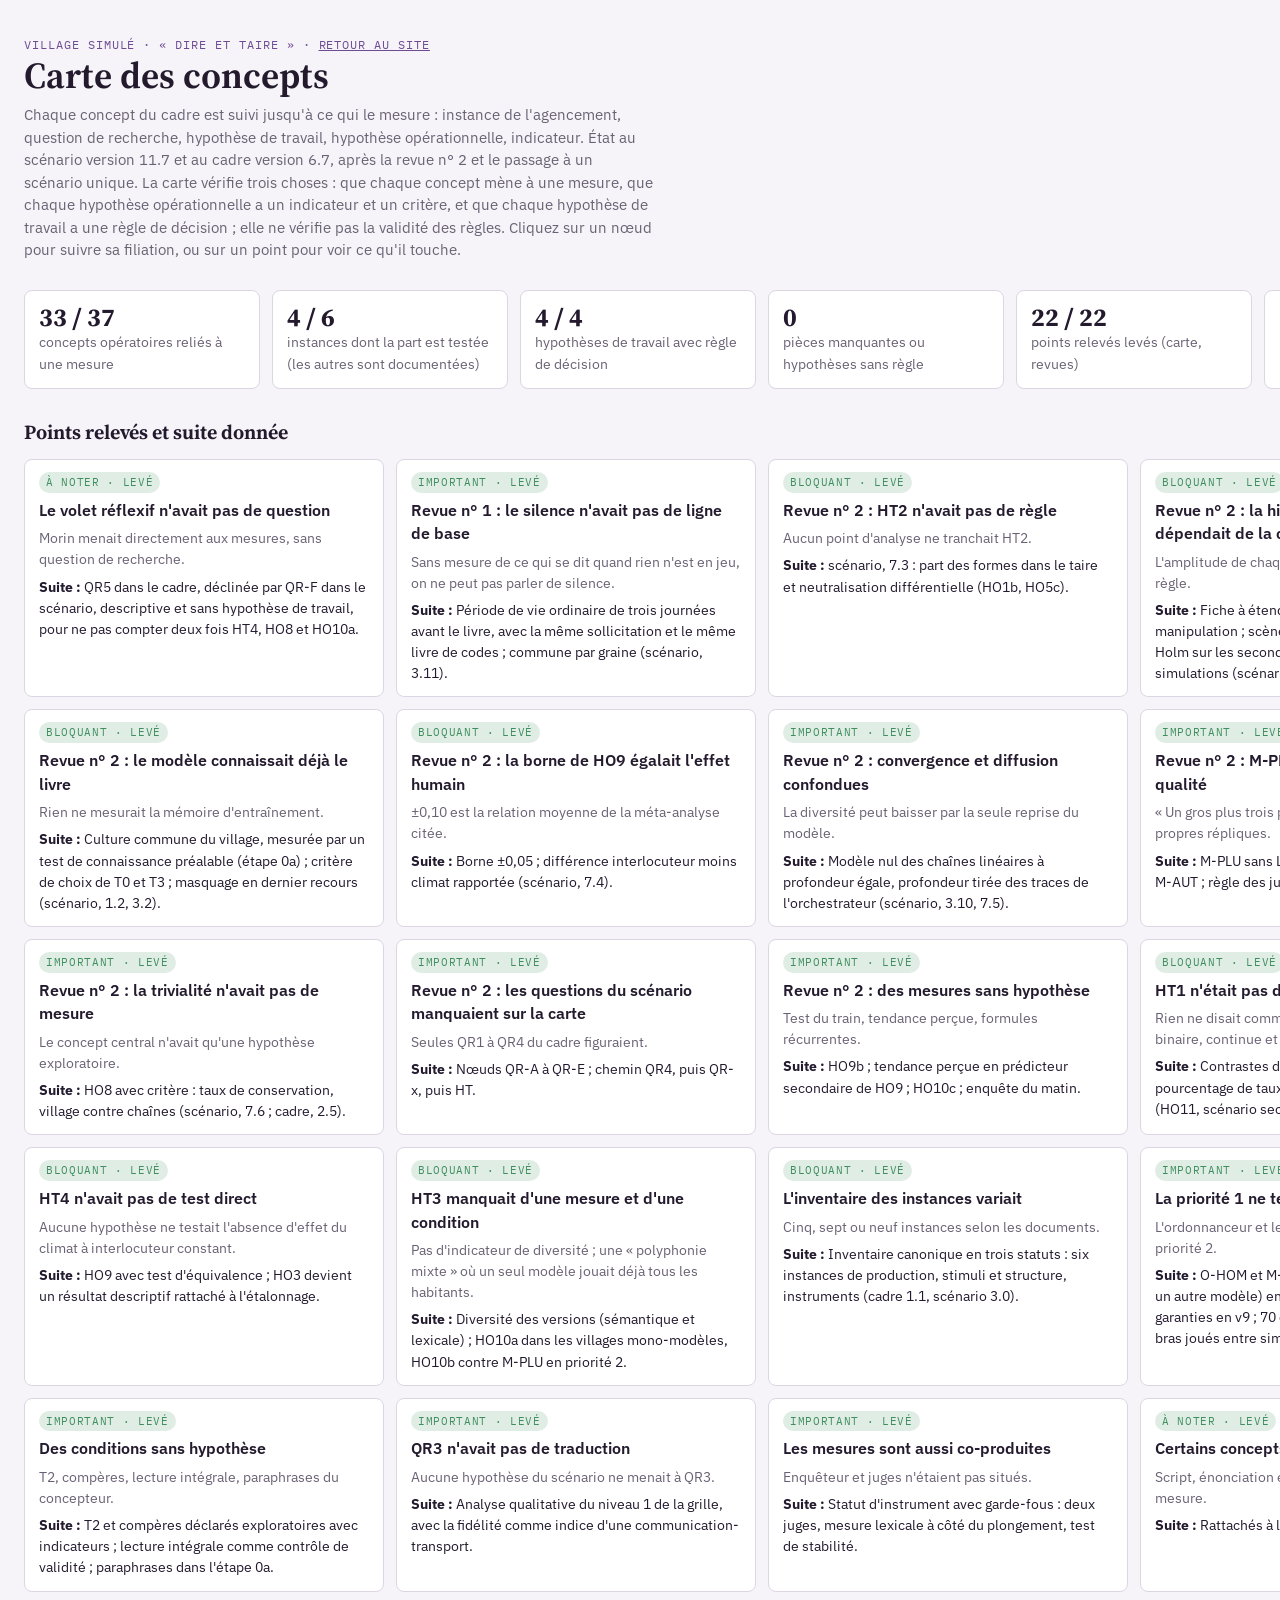
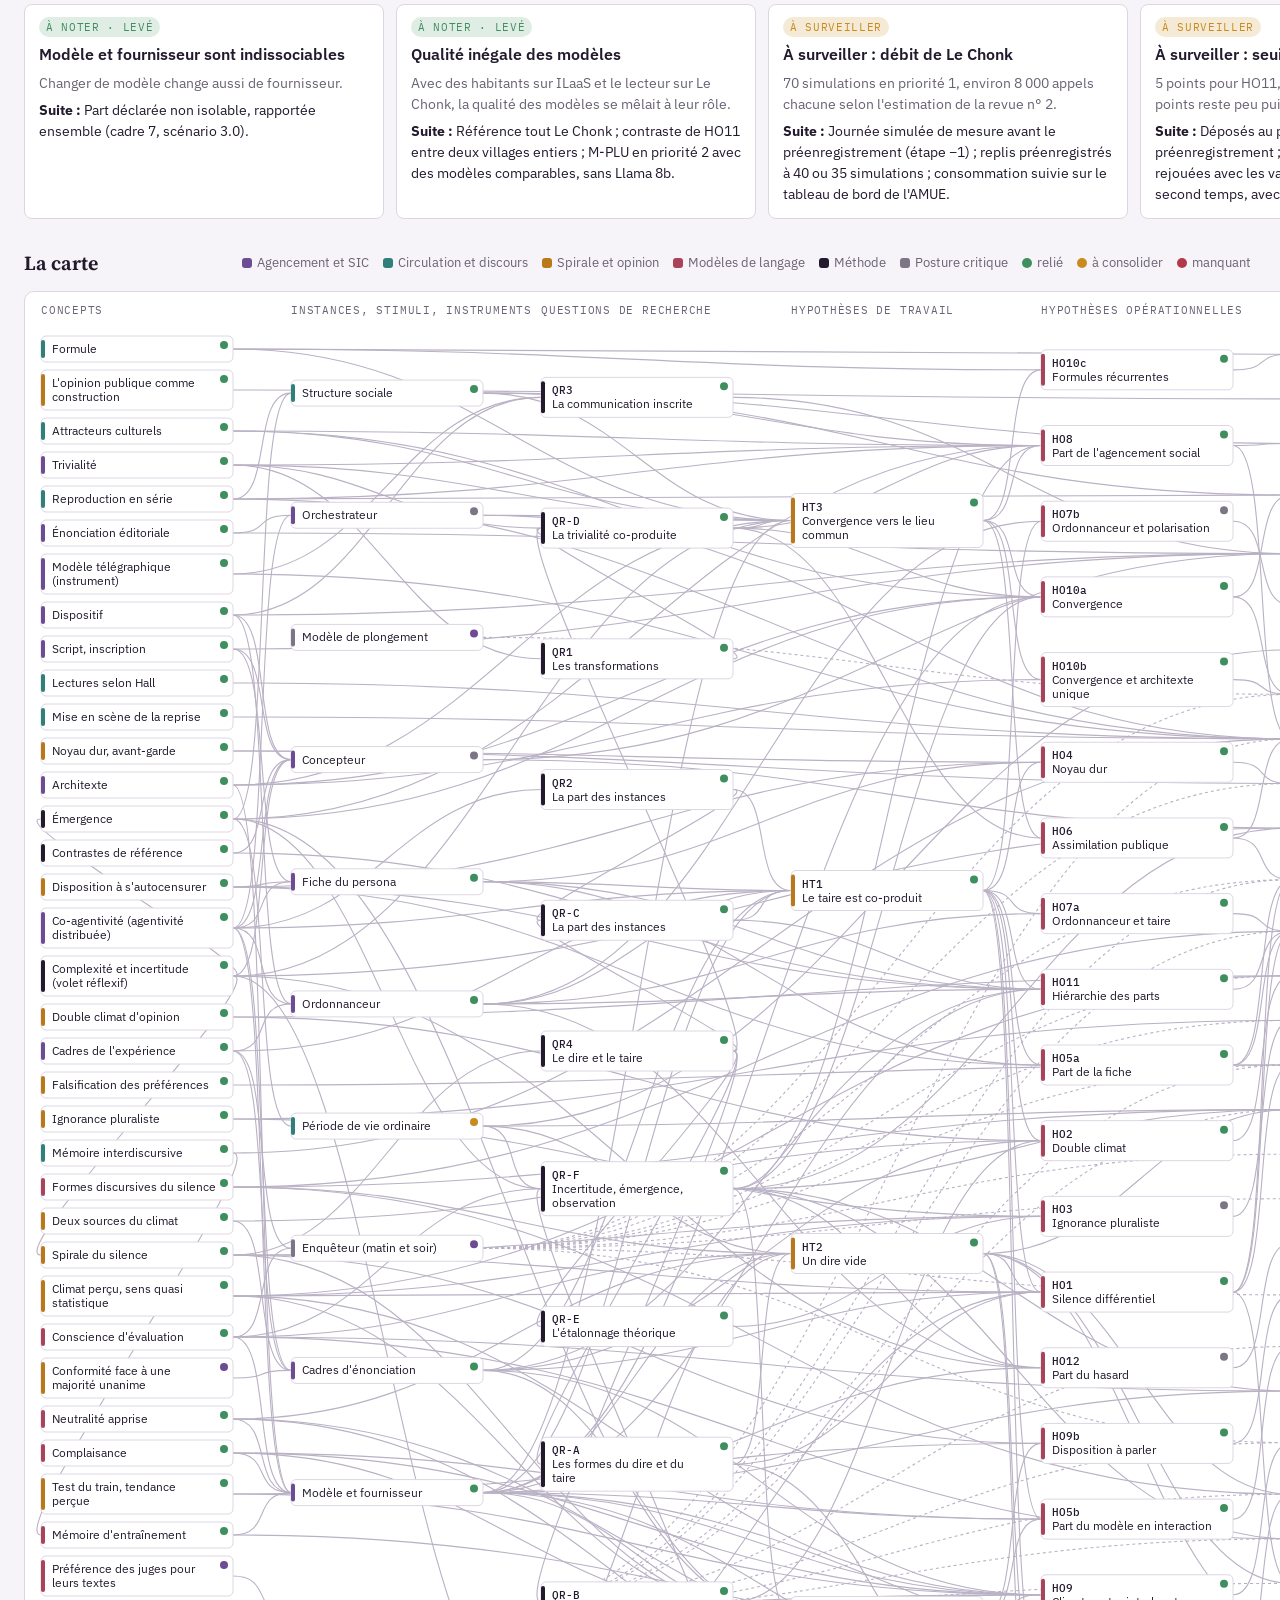
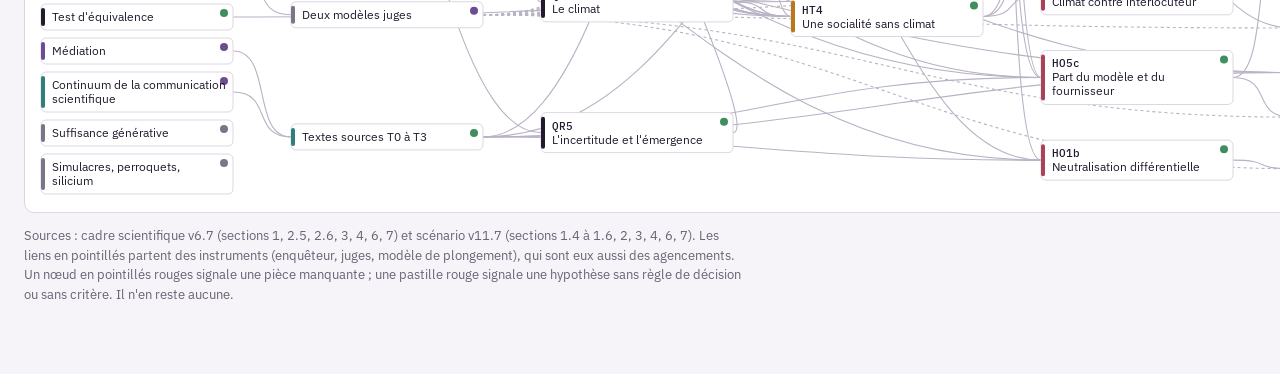
<file: site/carte.html>
<!doctype html><html lang="fr"><head><meta charset="utf-8"><meta name="viewport" content="width=device-width, initial-scale=1, viewport-fit=cover"></head><body>
<title>Carte des concepts</title>
<meta name="claude:viewport-fit-sides" content="cover">
<link rel="preconnect" href="https://fonts.googleapis.com">
<link rel="preconnect" href="https://fonts.gstatic.com" crossorigin>
<link rel="stylesheet" href="https://fonts.googleapis.com/css2?family=Source+Serif+4:opsz,wght@8..60,500;8..60,650&family=IBM+Plex+Sans:wght@400;500;600&family=IBM+Plex+Mono:wght@500&display=swap">
<style>
/* Mise en page : en-tête, bilan chiffré, points à consolider, puis la carte pleine largeur ; le détail d'un nœud s'ouvre dans un tiroir à droite. */
:root{
  --bg:#F6F4F8; --surface:#FFFFFF; --ink:#231A2E; --muted:#6A6274; --line:#DCD6E3;
  --violet:#6E4C94; --amber:#B9791A; --teal:#2F7F7A; --rose:#A8435A; --slate:#7B7586;
  --ok:#3E8E5E; --warn:#C98A1E; --crit:#B23A48;
  --edge:#B9B1C4; --edge-hi:#231A2E; --dim:.16;
  --f-display:"Source Serif 4", Cambria, Georgia, serif;
  --f-body:"IBM Plex Sans", Calibri, "Segoe UI", system-ui, sans-serif;
  --f-mono:"IBM Plex Mono", ui-monospace, Menlo, monospace;
}
@media (prefers-color-scheme: dark){:root:not([data-theme="light"]){
  --bg:#17121F; --surface:#221B2D; --ink:#EEE8F4; --muted:#A79EB3; --line:#3A3147;
  --violet:#A98BD0; --amber:#E8A33D; --teal:#5DB7AF; --rose:#D9788E; --slate:#9C95A8;
  --ok:#62B583; --warn:#E8A33D; --crit:#E26A78; --edge:#4B4159; --edge-hi:#EEE8F4; color-scheme:dark}}
:root[data-theme="dark"]{
  --bg:#17121F; --surface:#221B2D; --ink:#EEE8F4; --muted:#A79EB3; --line:#3A3147;
  --violet:#A98BD0; --amber:#E8A33D; --teal:#5DB7AF; --rose:#D9788E; --slate:#9C95A8;
  --ok:#62B583; --warn:#E8A33D; --crit:#E26A78; --edge:#4B4159; --edge-hi:#EEE8F4; color-scheme:dark}
[hidden]{display:none!important}
body{background:var(--bg);color:var(--ink);font-family:var(--f-body);font-size:15px;line-height:1.5}
.wrap{padding-left:max(16px,env(safe-area-inset-left,0px));padding-right:max(16px,env(safe-area-inset-right,0px));padding-block:28px 48px;max-width:1500px;margin:0 auto;display:grid;gap:28px}
h1,h2{font-family:var(--f-display);font-weight:650;text-wrap:balance;margin:0}
h1{font-size:clamp(1.7rem,3vw,2.3rem);line-height:1.15}
h2{font-size:1.25rem}
.lede{max-width:70ch;color:var(--muted);margin:8px 0 0}
.eyebrow{font-family:var(--f-mono);font-size:.75rem;letter-spacing:.08em;text-transform:uppercase;color:var(--violet)}
.stats{display:grid;grid-template-columns:repeat(auto-fit,minmax(170px,1fr));gap:12px}
.stat{background:var(--surface);border:1px solid var(--line);border-radius:8px;padding:12px 14px}
.stat b{display:block;font-family:var(--f-display);font-size:1.6rem;font-variant-numeric:tabular-nums;line-height:1.1}
.stat span{color:var(--muted);font-size:.85rem}
.stat.crit b{color:var(--crit)}
.gaps{display:grid;grid-template-columns:repeat(auto-fill,minmax(300px,1fr));gap:12px}
.gap{all:unset;box-sizing:border-box;cursor:pointer;background:var(--surface);border:1px solid var(--line);border-radius:8px;padding:12px 14px;display:grid;gap:6px;align-content:start}
.gap:hover{border-color:var(--violet)}
.gap:focus-visible{outline:2px solid var(--violet);outline-offset:2px}
.gap[aria-pressed="true"]{border-color:var(--ink);box-shadow:0 0 0 1px var(--ink)}
.gap h3{margin:0;font-size:.98rem;font-weight:600}
.gap p{margin:0;font-size:.88rem;color:var(--muted)}
.gap .fix{color:var(--ink)}
.sev{font-family:var(--f-mono);font-size:.7rem;letter-spacing:.06em;text-transform:uppercase;padding:2px 7px;border-radius:99px;justify-self:start}
.sev.b{background:color-mix(in srgb,var(--crit) 16%,transparent);color:var(--crit)}
.sev.i{background:color-mix(in srgb,var(--warn) 18%,transparent);color:var(--warn)}
.sev.n{background:color-mix(in srgb,var(--slate) 18%,transparent);color:var(--slate)}
.sev.b,.sev.i,.sev.n{background:color-mix(in srgb,var(--ok) 16%,transparent);color:var(--ok)}
.sev.w{background:color-mix(in srgb,var(--warn) 18%,transparent);color:var(--warn)}
.bar{display:flex;flex-wrap:wrap;gap:10px 18px;align-items:center;justify-content:space-between}
.legend{display:flex;flex-wrap:wrap;gap:6px 14px;font-size:.82rem;color:var(--muted)}
.legend i{display:inline-block;width:10px;height:10px;border-radius:3px;margin-right:5px;vertical-align:-1px}
.legend .dot{border-radius:50%}
button.reset{font:inherit;font-size:.85rem;background:var(--surface);color:var(--ink);border:1px solid var(--line);border-radius:6px;padding:5px 12px;cursor:pointer}
button.reset:focus-visible{outline:2px solid var(--violet)}
.map{background:var(--surface);border:1px solid var(--line);border-radius:10px;overflow-x:auto}
svg{display:block}
.col-h{font-family:var(--f-mono);font-size:11px;letter-spacing:.07em;text-transform:uppercase;fill:var(--muted)}
.edge{fill:none;stroke:var(--edge);stroke-width:1.1;transition:opacity .2s}
.edge.instr{stroke-dasharray:3 3}
.edge.ghost{stroke:var(--crit);stroke-dasharray:4 3}
.node{cursor:pointer;transition:opacity .2s}
.node rect.box{fill:var(--surface);stroke:var(--line);stroke-width:1}
.node.ghost rect.box{fill:color-mix(in srgb,var(--crit) 7%,var(--surface));stroke:var(--crit);stroke-dasharray:4 3}
.node text{font-family:var(--f-body);font-size:11.5px;fill:var(--ink)}
.node text.code{font-family:var(--f-mono);font-size:10.5px;font-weight:500}
.node:focus-visible rect.box{stroke:var(--violet);stroke-width:2}
.node.sel rect.box{stroke:var(--ink);stroke-width:2}
.focus .node:not(.on), .focus .edge:not(.on){opacity:var(--dim)}
.focus .edge.on{stroke:var(--edge-hi);stroke-width:1.6}
.focus .edge.ghost.on{stroke:var(--crit)}
.drawer{position:fixed;top:0;right:0;bottom:0;width:min(380px,100%);background:var(--surface);border-left:1px solid var(--line);box-shadow:-8px 0 24px rgba(0,0,0,.12);padding:calc(18px + env(safe-area-inset-top,0px)) max(18px,env(safe-area-inset-right,0px)) calc(18px + env(safe-area-inset-bottom,0px)) 18px;overflow-y:auto;z-index:20;display:grid;gap:12px;align-content:start}
.drawer h2{font-size:1.2rem}
.drawer .close{position:absolute;top:calc(10px + env(safe-area-inset-top,0px));right:max(10px,env(safe-area-inset-right,0px));font:inherit;background:none;border:1px solid var(--line);color:var(--ink);border-radius:6px;padding:2px 9px;cursor:pointer}
.drawer dl{margin:0;display:grid;gap:8px}
.drawer dt{font-family:var(--f-mono);font-size:.7rem;letter-spacing:.07em;text-transform:uppercase;color:var(--muted)}
.drawer dd{margin:0;font-size:.9rem}
.status{display:inline-flex;gap:6px;align-items:center;font-size:.88rem}
.status i{width:9px;height:9px;border-radius:50%;display:inline-block}
.links{display:flex;flex-wrap:wrap;gap:6px}
.links button{font:inherit;font-size:.8rem;background:var(--bg);border:1px solid var(--line);color:var(--ink);border-radius:99px;padding:2px 9px;cursor:pointer}
.note{font-size:.82rem;color:var(--muted);max-width:90ch}
@media (prefers-reduced-motion: reduce){.edge,.node{transition:none}}
</style>

<div class="wrap">
  <header>
    <div class="eyebrow">Village simulé · « Dire et taire » · <a href="cadre.html" style="color:inherit">retour au site</a></div>
    <h1>Carte des concepts</h1>
    <p class="lede">Chaque concept du cadre est suivi jusqu'à ce qui le mesure : instance de l'agencement, question de recherche, hypothèse de travail, hypothèse opérationnelle, indicateur. État au scénario version 11.7 et au cadre version 6.7, après la revue n° 2 et le passage à un scénario unique. La carte vérifie trois choses : que chaque concept mène à une mesure, que chaque hypothèse opérationnelle a un indicateur et un critère, et que chaque hypothèse de travail a une règle de décision ; elle ne vérifie pas la validité des règles. Cliquez sur un nœud pour suivre sa filiation, ou sur un point pour voir ce qu'il touche.</p>
  </header>

  <section class="stats" id="stats" aria-label="Bilan"></section>

  <section>
    <div class="bar" style="margin-bottom:12px"><h2>Points relevés et suite donnée</h2></div>
    <div class="gaps" id="gaps"></div>
  </section>

  <section>
    <div class="bar" style="margin-bottom:12px">
      <h2>La carte</h2>
      <div class="legend" id="legend"></div>
      <button class="reset" id="reset" type="button">Tout afficher</button>
    </div>
    <div class="map" id="map"></div>
    <p class="note">Sources : cadre scientifique v6.7 (sections 1, 2.5, 2.6, 3, 4, 6, 7) et scénario v11.7 (sections 1.4 à 1.6, 2, 3, 4, 6, 7). Les liens en pointillés partent des instruments (enquêteur, juges, modèle de plongement), qui sont eux aussi des agencements. Un nœud en pointillés rouges signale une pièce manquante ; une pastille rouge signale une hypothèse sans règle de décision ou sans critère. Il n'en reste aucune.</p>
  </section>
</div>

<aside class="drawer" id="drawer" hidden aria-live="polite"></aside>

<script>
const COLS=["Concepts","Instances, stimuli, instruments","Questions de recherche","Hypothèses de travail","Hypothèses opérationnelles","Indicateurs"];
const FAM={
  agencement:{l:"Agencement et SIC",v:"--violet"},
  discours:{l:"Circulation et discours",v:"--teal"},
  opinion:{l:"Spirale et opinion",v:"--amber"},
  llm:{l:"Modèles de langage",v:"--rose"},
  methode:{l:"Méthode",v:"--ink"},
  posture:{l:"Posture critique",v:"--slate"}
};
const N=[
/* Concepts */
{id:"coag",c:0,fam:"agencement",l:"Co-agentivité (agentivité distribuée)",r:"Callon (1986) ; Latour (2006) ; Akrich et Latour (1992) ; Suchman (2007)",d:"Clef de lecture : chaque énoncé est co-produit par un agencement de six instances. Sert à estimer la part de chacune (HO11)."},
{id:"archi",c:0,fam:"agencement",l:"Architexte",r:"Jeanneret et Souchier (1999)",d:"Le modèle qui écrit toutes les voix (« tout Le Chonk ») ; contrastes M-AUT contre M-LC (HO11) et M-AUT contre M-PLU (HO10b)."},
{id:"script",c:0,fam:"agencement",l:"Script, inscription",r:"Akrich (1987)",d:"Ce que le concepteur inscrit dans les fiches et les consignes ; analyse qualitative du niveau 1."},
{id:"enoned",c:0,fam:"agencement",l:"Énonciation éditoriale",r:"Souchier (1998)",d:"Ce que la consigne et la mémoire assemblées par l'orchestrateur imposent aux énoncés ; analyse qualitative du niveau 1."},
{id:"goff",c:0,fam:"agencement",l:"Cadres de l'expérience",r:"Goffman (1974)",d:"Scène publique, tête-à-tête, enquête : ce qui peut se dire selon le cadre."},
{id:"dispo",c:0,fam:"agencement",l:"Dispositif",r:"Foucault ; Agamben (2007)",d:"Le village comme agencement hétérogène qui oriente les conduites ; analyse qualitative du niveau 1 et QR3."},
{id:"trivia",c:0,fam:"agencement",l:"Trivialité",r:"Jeanneret (2008, 2014)",d:"Circulation créative des êtres culturels, réécrits à travers des médiations. Mesure circonscrite dans le scénario : conservation et transformations, village contre chaînes linéaires à profondeur égale (HO8)."},
{id:"media",c:0,fam:"agencement",l:"Médiation",r:"Jeanneret (2014) ; Davallon",d:"Compte rendu journalistique T2 (bloc exploratoire) et gazette."},
{id:"tele",c:0,fam:"agencement",l:"Modèle télégraphique (instrument)",r:"Shannon et Weaver (1949) ; Winkin (1981)",d:"Instrument de mesure de la fidélité, et indice d'une communication-transport (QR3)."},
{id:"bartlett",c:0,fam:"discours",l:"Reproduction en série",r:"Bartlett (1932) ; Allport et Postman (1947)",d:"Réduction, accentuation, assimilation ; protocole des chaînes linéaires."},
{id:"attr",c:0,fam:"discours",l:"Attracteurs culturels",r:"Sperber (1996) ; Perez et al. (2025)",d:"Convergence des versions vers des formes stables (HO10)."},
{id:"hall",c:0,fam:"discours",l:"Lectures selon Hall",r:"Hall (1973)",d:"Lectures conforme, négociée, oppositionnelle (codes L-CON, L-NEG, L-OPP)."},
{id:"formule",c:0,fam:"discours",l:"Formule",r:"Krieg-Planque (2009)",d:"Expression figée qui résume la thèse et se répète (code FOR ; indicateur des formules récurrentes)."},
{id:"moirand",c:0,fam:"discours",l:"Mémoire interdiscursive",r:"Moirand (2007)",d:"Analogies avec le présent (code ANA)."},
{id:"authier",c:0,fam:"discours",l:"Mise en scène de la reprise",r:"Authier-Revuz (1982)",d:"Marqueurs de reformulation (code MSC)."},
{id:"jacobi",c:0,fam:"discours",l:"Continuum de la communication scientifique",r:"Jacobi (1999)",d:"Situe les textes sources T0 à T3."},
{id:"spirale",c:0,fam:"opinion",l:"Spirale du silence",r:"Noelle-Neumann (1974, 1993)",d:"Instrument et étalon : dynamique des positions exprimées selon le climat perçu."},
{id:"climat",c:0,fam:"opinion",l:"Climat perçu, sens quasi statistique",r:"Noelle-Neumann (1993)",d:"Estimations déclarées de l'avis majoritaire ; prédicteur testé dans HO9."},
{id:"dbl",c:0,fam:"opinion",l:"Double climat d'opinion",r:"Noelle-Neumann (1993)",d:"Écart entre positions déclarées et climat que la gazette laisse percevoir (HO2)."},
{id:"deuxsrc",c:0,fam:"opinion",l:"Deux sources du climat",r:"Noelle-Neumann (1993)",d:"Médias (la gazette) et entourage (les compères)."},
{id:"noyau",c:0,fam:"opinion",l:"Noyau dur, avant-garde",r:"Noelle-Neumann (1993)",d:"Agents qui expriment durablement une position perçue comme minoritaire (HO4)."},
{id:"wtsc",c:0,fam:"opinion",l:"Disposition à s'autocensurer",r:"Hayes, Glynn et Shanahan (2005)",d:"Attribut écrit dans les fiches ; contraste de la fiche à étendue maximale, avec contrôle de manipulation (HO11)."},
{id:"trainC",c:0,fam:"opinion",l:"Test du train, tendance perçue",r:"Noelle-Neumann (1993)",d:"Disposition déclarée à discuter avec un inconnu d'avis contraire (HO9b) ; tendance perçue, prédicteur secondaire de HO9."},
{id:"ignor",c:0,fam:"opinion",l:"Ignorance pluraliste",r:"Prentice et Miller (1993)",d:"Une majorité qui se déclare minoritaire (HO3, descriptif)."},
{id:"kuran",c:0,fam:"opinion",l:"Falsification des préférences",r:"Kuran (1995)",d:"Positions exprimées contraires aux positions déclarées (code ALI)."},
{id:"asch",c:0,fam:"opinion",l:"Conformité face à une majorité unanime",r:"Asch (1956)",d:"Principe des compères K+ et K− (bloc exploratoire)."},
{id:"bourdieu",c:0,fam:"opinion",l:"L'opinion publique comme construction",r:"Bourdieu (1973) ; Champagne (1990)",d:"Écart entre ce qui s'entend et la distribution des positions déclarées."},
{id:"compl",c:0,fam:"llm",l:"Complaisance",r:"Sharma et al. (2024)",d:"Mécanisme du modèle : la position suit celle de l'interlocuteur (HO5b, HO9)."},
{id:"neutre",c:0,fam:"llm",l:"Neutralité apprise",r:"Politique d'usage de Mistral AI ; OpenAI (2026), Model Spec, à titre d'exemple",d:"Mécanisme du modèle et du fournisseur, mesuré et non attesté : neutralisation sans public (HO5c) et en scène (HO1b)."},
{id:"memEnt",c:0,fam:"llm",l:"Mémoire d'entraînement",r:"Projet ; Moirand (2007)",d:"Ce que le modèle sait déjà du livre et de sa réception : la culture commune du village, identique chez tous les habitants. Mesurée avant toute circulation (étape 0a)."},
{id:"silences",c:0,fam:"llm",l:"Formes discursives du silence",r:"Projet (livre de codes 4.4)",d:"Évitement, neutralisation, euphémisation, délégation, alignement apparent, silence pur ; base du taux de taire."},
{id:"panick",c:0,fam:"llm",l:"Préférence des juges pour leurs textes",r:"Panickssery et al. (2024)",d:"Justifie deux modèles juges distincts des générateurs."},
{id:"contraste",c:0,fam:"methode",l:"Contrastes de référence",r:"Projet (cadre 6.4)",d:"Une variation fixée à l'avance par instance, effets exprimés en points de pourcentage. Leur choix est la part du concepteur dans la mesure ; la fiche reçoit son étendue maximale ; la scène est le contraste principal."},
{id:"equiv",c:0,fam:"methode",l:"Test d'équivalence",r:"Lakens (2017) ; Lakens, Scheel et Isager (2018)",d:"Établit qu'un effet est négligeable (climat perçu dans HO9, borne ±0,05 sous l'effet humain moyen), et non seulement non significatif."},
{id:"morin",c:0,fam:"methode",l:"Complexité et incertitude (volet réflexif)",r:"Morin (1977-2004 ; 1990 ; 1999)",d:"Recul pédagogique et méthodologique : écologie de l'action, boucle récursive, programme et stratégie ; incertitude programmée, générée, du chercheur (cadre, 2.6). Ne porte aucune hypothèse de travail ; mesure descriptive par la part du hasard (HO12)."},
{id:"emerg",c:0,fam:"methode",l:"Émergence",r:"Morin (1977-2004) ; Bedau (1997)",d:"Ce que le village produit et que ni les parties isolées ni les chaînes linéaires ne produisent (HO8, HO10a) ; la rétroaction du tout sur les parties est éprouvée par HT4 (cadre, 2.6)."},
{id:"evalaw",c:0,fam:"llm",l:"Conscience d'évaluation",r:"Needham et al. (2025) ; Landsberger (1958)",d:"Un modèle qui reconnaît une enquête peut répondre en « bon répondant » ; contrôles : règle d'écriture des consignes, rupture du cadre, test de l'étape 0a (cadre, 2.6)."},
{id:"suff",c:0,fam:"posture",l:"Suffisance générative",r:"Epstein (1999) ; Zhao, Pham et Vincent (2026)",d:"Une spirale reproduite n'est pas une spirale expliquée."},
{id:"critique",c:0,fam:"posture",l:"Simulacres, perroquets, silicium",r:"Park et al. (2023) ; Bender et al. (2021) ; Argyle et al. (2023) ; Wang et al. (2025)",d:"Concepts critiques sur les agents génératifs ; ils cadrent l'interprétation."},
/* Instances, stimuli, instruments */
{id:"modele",c:1,k:"prod",l:"Modèle et fournisseur",d:"Écrit les répliques. Rôles : habitants, narrateur, lecteur, résumé de mémoire. Mécanismes : écriture, complaisance, neutralité apprise, mémoire d'entraînement. Modèle et fournisseur se séparent mal.",cd:"Référence M-LC, tout Le Chonk ; M-AUT, le même village joué par mistral-medium en version datée (priorité 1, 10 graines, contraste de référence) ; narrateurs N2, N3 et M-PLU sans Le Chonk ni Gemma (priorité 2) ; test sans public et test de connaissance préalable (étape 0a) ; dyades contrôlées (étape 0b) ; auteur unique (priorité 3)."},
{id:"fiche",c:1,k:"prod",l:"Fiche du persona",d:"Oriente le ton, les valeurs, la disposition à s'autocensurer.",cd:"Disposition continue (contraste : minimum contre maximum fixés par le plan) ; contrôle de manipulation (étape 1) ; condition sans autocensure (priorité 1) ; permutations des prénoms et du genre."},
{id:"orch",c:1,k:"ctrl",l:"Orchestrateur",d:"Assemble la consigne et la mémoire ; mode de lecture du lecteur.",cd:"Lecture annotée ou intégrale (priorité 2) : contrôle de validité de la lecture annotée, sans hypothèse. Mémoire sans résumé (priorité 2) : contrôle du rôle de résumé, rapporté comme part du modèle."},
{id:"ordo",c:1,k:"prod",l:"Ordonnanceur",d:"Décide qui rencontre qui, où, dans quel type de scène ; consigne l'ordre des prises de parole.",cd:"O-ALÉ ou O-HOM (priorité 1, 10 graines, contraste secondaire de HO11)."},
{id:"cadres",c:1,k:"prod",l:"Cadres d'énonciation",d:"Scène publique ou privée, gazette, compères, sollicitations.",cd:"Scène privée contre publique (dans chaque simulation, contraste principal de HO11) ; gazette G+ contre G− (priorité 1, 10 graines), G= neutre comme référence de HO2 ; compères K+, K− (priorité 3, exploratoire)."},
{id:"concepteur",c:1,k:"doc",l:"Concepteur",d:"A fixé consignes, règles, cadres, sollicitations, et les contrastes de référence.",cd:"Carnet de conception ; trois paraphrases de la consigne des habitants (étape 0a) ; choix des contrastes justifié au préenregistrement."},
{id:"source",c:1,k:"stim",l:"Textes sources T0 à T3",d:"Ce qui est mis en circulation. Stimulus, pas instance.",cd:"T0 et T1 (priorité 1) ; T3 (priorité 2) ; T2, compte rendu journalistique (priorité 2, exploratoire)."},
{id:"social",c:1,k:"stim",l:"Structure sociale",d:"Réseau, scènes, mémoire, par opposition à la transmission linéaire. Structure, pas instance.",cd:"Village contre chaînes linéaires de 10 agents (étape 5), jouées par le même modèle : modèle nul de HO8 et HO10a, à profondeur de transmission égale."},
{id:"enq",c:1,k:"instr",l:"Enquêteur (matin et soir)",d:"Positions déclarées, climat et tendance perçus, test du train, versions de la thèse. Ses réponses sont elles-mêmes des énoncés produits dans un cadre.",cd:"Matin : questions 4 et 5, prédicteurs de HO1 et HO9. Soir : neuf questions ; formulations A et B (test de stabilité)."},
{id:"juge",c:1,k:"instr",l:"Deux modèles juges",d:"Codent position, intensité, formes du silence, transformations.",cd:"gemma-4-31b et qwen-3.6-35b-a3b (en cours de retrait par ILaaS, remplaçant à décider) ; un juge ne code jamais une réplique écrite par un modèle de sa famille ; chacun validé contre 300 répliques codées par le chercheur (kappa ≥ 0,7) ; analyses sur les codes concordants."},
{id:"plong",c:1,k:"instr",l:"Modèle de plongement",d:"Mesure sémantique de la diversité des versions.",cd:"Modèle multilingue ouvert, version figée au second temps du préenregistrement ; doublé d'une mesure lexicale qui ne dépend d'aucun modèle."},
{id:"ordin",c:1,k:"stim",l:"Période de vie ordinaire",d:"Trois journées sans livre au début de chaque simulation, communes par graine. Structure, pas instance.",cd:"Ligne de base du taire ; plan apparié ; terrain pour l'émergence (scénario, 3.11)."},
/* QR */
{id:"QR1",c:2,code:"QR1",l:"Les transformations",d:"Quelles transformations les énoncés subissent-ils en circulant ?"},
{id:"QR2",c:2,code:"QR2",l:"La part des instances",d:"Quelle part de ces transformations revient à chaque instance ? (question centrale)"},
{id:"QR3",c:2,code:"QR3",l:"La communication inscrite",d:"Quelle conception de la communication l'agencement réalise-t-il ? Dans le scénario : analyse qualitative du niveau 1 de la grille."},
{id:"QR4",c:2,code:"QR4",l:"Le dire et le taire",d:"Problématique du scénario."},
{id:"QR5",c:2,code:"QR5",l:"L'incertitude et l'émergence",d:"Que peut-on savoir de l'incertitude et de l'émergence dans un dispositif entièrement écrit, et qu'en retenir pour la conception pédagogique ? Question réflexive du cadre (2.6)."},
{id:"QRA",c:2,code:"QR-A",l:"Les formes du dire et du taire",d:"Quelles positions l'agencement exprime-t-il face aux sollicitations, en public et en privé, et sous quelles formes se manifeste le taire ?"},
{id:"QRB",c:2,code:"QR-B",l:"Le climat",d:"Comment se forme le climat perçu, quelles instances le façonnent, pèse-t-il sur ce qui se dit ?"},
{id:"QRC",c:2,code:"QR-C",l:"La part des instances",d:"Quelle part du dire et du taire revient à chaque instance ? (question centrale du scénario)"},
{id:"QRD",c:2,code:"QR-D",l:"La trivialité co-produite",d:"Quelles versions dominent, convergent-elles, que change l'agencement social par rapport à une transmission linéaire ?"},
{id:"QRE",c:2,code:"QR-E",l:"L'étalonnage théorique",d:"De quelle formalisation de la spirale du silence la dynamique se rapproche-t-elle ? Modèles publiés comme plancher."},
{id:"QRF",c:2,code:"QR-F",l:"Incertitude, émergence, observation",d:"Part du hasard, ligne de base du taire, émergence lue par HO8, HO10a et HT4, contrôles de l'observation, journal des imprévus. Descriptive, sans règle de décision."},
/* HT */
{id:"HT1",c:3,code:"HT1",regle:true,l:"Le taire est co-produit",d:"Relative aux contrastes déclarés : la scène (principal) ou un contraste secondaire pèse plus que la fiche à étendue maximale sur le taux de taire. Hypothèse centrale ; règle en scénario, 7.2 (HO11)."},
{id:"HT2",c:3,code:"HT2",regle:true,l:"Un dire vide",d:"Les formes de neutralisation font plus de la moitié du taire, et plus pour T1 que pour T0. Règle en scénario, 7.3 (HO1b, HO5c)."},
{id:"HT3",c:3,code:"HT3",regle:true,l:"Convergence vers le lieu commun",d:"La diversité des versions décroît plus vite que par la seule transmission (HO10a), et plus avec un seul modèle qu'avec plusieurs (HO10b). Règle en scénario, 7.5."},
{id:"HT4",c:3,code:"HT4",regle:true,l:"Une socialité sans climat",d:"Alignement sur l'interlocuteur ; effet du climat perçu équivalent à zéro, borne ±0,05 (HO9). Règle en scénario, 7.4."},
/* HO */
{id:"S1",c:4,code:"HO1",regle:true,l:"Silence différentiel",d:"Secondaire. Plus de taire en public qu'en privé pour T1 que pour T0, chez les agents en écart d'au moins 20 points avec le climat perçu."},
{id:"S1b",c:4,code:"HO1b",regle:true,l:"Neutralisation différentielle",d:"Principale. Taux de neutralisation (NEU + EUP) plus élevé pour T1 que pour T0 d'au moins 5 points. Entre dans la règle de HT2."},
{id:"S2",c:4,code:"HO2",regle:true,l:"Double climat",d:"Secondaire. La gazette consonante déplace plus le climat perçu que les positions déclarées, par rapport à G= ; déplacements standardisés."},
{id:"S3",c:4,code:"HO3",statut:"descriptive",l:"Ignorance pluraliste",d:"Descriptive. Une majorité d'agents se déclare minoritaire ; rattachée à l'étalonnage (QR-E)."},
{id:"S4",c:4,code:"HO4",regle:true,l:"Noyau dur",d:"Secondaire. Parmi les agents qui se déclarent minoritaires, le tiers à faible disposition exprime plus souvent sa position en public que le tiers à forte disposition."},
{id:"S5a",c:4,code:"HO5a",regle:true,l:"Part de la fiche",d:"Secondaire. L'effet HO1 croît avec la disposition et disparaît sans autocensure (équivalence, borne ±5 points)."},
{id:"S5b",c:4,code:"HO5b",regle:true,l:"Part du modèle en interaction",d:"Hors village. En dyades contrôlées, la position exprimée se rapproche de celle de l'interlocuteur."},
{id:"S5c",c:4,code:"HO5c",regle:true,l:"Part du modèle et du fournisseur",d:"Principale, hors village. Neutralisation sans public plus forte pour T1 que pour T0 d'au moins 5 points ; entre dans la règle de HT2."},
{id:"S6",c:4,code:"HO6",regle:true,l:"Assimilation publique",d:"Secondaire. Les versions publiques sont plus proches de l'avis perçu comme majoritaire que les versions privées."},
{id:"S7",c:4,code:"HO7a",regle:true,l:"Ordonnanceur et taire",d:"Secondaire. Les rencontres homophiles réduisent le taux de taire."},
{id:"S7b",c:4,code:"HO7b",statut:"descriptive",l:"Ordonnanceur et polarisation",d:"Descriptive. Les rencontres homophiles accroissent la dispersion des positions déclarées (unité : la simulation)."},
{id:"S8",c:4,code:"HO8",regle:true,l:"Part de l'agencement social",d:"Secondaire. À profondeur égale, le taux de conservation diffère d'au moins 10 points entre village et chaînes linéaires : mesure de la trivialité co-produite."},
{id:"S9",c:4,code:"HO9",regle:true,l:"Climat contre interlocuteur",d:"Principale. La position exprimée suit l'interlocuteur ; l'effet du climat perçu du matin est équivalent à zéro (borne ±0,05 en coefficient standardisé)."},
{id:"S9b",c:4,code:"HO9b",regle:true,l:"Disposition à parler",d:"Secondaire. Test du train plus souvent négatif chez les agents qui se déclarent minoritaires, pour T1 plus que pour T0 ; contrôle de plafond."},
{id:"S10",c:4,code:"HO10a",regle:true,l:"Convergence",d:"Principale. En M-LC et M-AUT, pente de diversité plus négative que celle des chaînes linéaires à profondeur égale, pour les deux mesures."},
{id:"S10b",c:4,code:"HO10b",regle:true,l:"Convergence et architexte unique",d:"Principale, priorité 2. Pente plus négative en M-AUT (un modèle) qu'en M-PLU (plusieurs modèles de taille moyenne)."},
{id:"S10c",c:4,code:"HO10c",regle:true,l:"Formules récurrentes",d:"Secondaire. Le nombre de formules récurrentes croît au fil des journées."},
{id:"S11",c:4,code:"HO11",regle:true,l:"Hiérarchie des parts",d:"Principale. La scène, ou un contraste secondaire après correction de Holm, dépasse la fiche à étendue maximale d'au moins 5 points de taux de taire. Règle à trois issues."},
{id:"S12",c:4,code:"HO12",statut:"descriptive",l:"Part du hasard",d:"Descriptive. Part de la variation due aux graines, rapportée à celle due aux conditions, pour le taux de taire et la pente de diversité ; volet réflexif (cadre, 2.6)."},
/* Indicateurs */
{id:"taire",c:5,l:"Taux de taire",d:"Sollicitations sans position exprimée (TAC, EVI, NEU, EUP, DEL). Variable principale de HO11."},
{id:"silence",c:5,l:"Taux de silence",d:"Sollicitations sans aucune réponse au fond (TAC)."},
{id:"ecart",c:5,l:"Écart entre cadres d'énonciation",d:"Position déclarée en enquête contre position exprimée en scène."},
{id:"falsif",c:5,l:"Falsification des préférences",d:"Positions exprimées contraires aux positions déclarées."},
{id:"double",c:5,l:"Double climat",d:"Climat perçu moyen contre distribution réelle des positions déclarées."},
{id:"ignorI",c:5,l:"Ignorance pluraliste",d:"Part des agents majoritaires qui se déclarent minoritaires."},
{id:"noyauI",c:5,l:"Noyau dur",d:"Position minoritaire exprimée en public sur au moins 3 journées."},
{id:"dyade",c:5,l:"Déplacement en dyade",d:"Écart de position exprimée entre interlocuteur favorable et critique."},
{id:"sensib",c:5,l:"Sensibilité interlocuteur et climat",d:"Coefficients de la position de l'interlocuteur et du climat perçu (modèle de HO9)."},
{id:"neutr",c:5,l:"Neutralisation sans public",d:"Part des réponses neutralisées en test sans public, par texte source."},
{id:"formes",c:5,l:"Formes du silence (EVI à TAC)",d:"Livre de codes 4.4."},
{id:"transfo",c:5,l:"Transformations de la thèse",d:"Livre de codes unifié, versions publiques, privées et chaînes."},
{id:"divers",c:5,l:"Diversité des versions",d:"Mesures sémantique et lexicale sur les versions recueillies chaque soir ; une pente par simulation."},
{id:"formI",c:5,l:"Formules récurrentes",d:"Expressions figées présentes dans au moins 20 % des versions d'une journée."},
{id:"polar",c:5,l:"Polarisation",d:"Dispersion des positions déclarées et exprimées."},
{id:"niv1",c:5,k:"qual",l:"Analyse qualitative du niveau 1",d:"Consignes, code et carnet de conception, lus avec script, énonciation éditoriale et dispositif ; répond à QR3."},
{id:"entend",c:5,k:"gen",l:"Ce qui s'entend",d:"Distribution des positions exprimées en public contre positions déclarées."},
{id:"stab",c:5,k:"ctrl",l:"Stabilité A / B",d:"Part d'agents dont les deux formulations divergent de plus de 20 points."},
{id:"neutrS",c:5,l:"Taux de neutralisation en scène",d:"Part des sollicitations codées NEU ou EUP, chez les agents informés, par texte source."},
{id:"partF",c:5,l:"Part des formes dans le taire",d:"(NEU + EUP + DEL) / (TAC + EVI + NEU + EUP + DEL)."},
{id:"penteT",c:5,l:"Pente attendue par transmission",d:"Pente de diversité dans les chaînes linéaires jouées par le même modèle, à profondeur égale ; modèle nul de HO10a."},
{id:"conserv",c:5,l:"Taux de conservation",d:"Part des propositions de la grille présentes dans une version, à profondeur de transmission donnée (HO8)."},
{id:"train",c:5,l:"Disposition à parler (test du train)",d:"Part de « oui » au test du train, par statut perçu."},
{id:"matin",c:5,k:"ctrl",l:"Écart matin-soir",d:"Différence entre positions déclarées du matin et du soir ; cohérence du modèle."},
{id:"hasard",c:5,l:"Part du hasard",d:"Variance entre graines d'une même condition contre variance entre conditions ; écart entre deux exécutions d'une même graine si elle ne reproduit pas les sorties (étape 6)."},
{id:"imprevus",c:5,k:"qual",l:"Journal des imprévus",d:"Ce que le concepteur n'avait pas prévu et ce qu'il a changé en route, consigné dans le carnet de conception (cadre, 6.2) ; lu avec le niveau 1."},
{id:"tbase",c:5,l:"Formes du silence de base",d:"Taux de taire et formes du silence en réponse aux sollicitations de la période ordinaire, sans livre ; interprétation de HT2."},
{id:"inv",c:5,k:"ctrl",l:"Lectures inventées",d:"Réponses de la période ordinaire codées INV, et leur reprise après J1."},
{id:"rupt",c:5,k:"ctrl",l:"Rupture du cadre",d:"Part des répliques codées RUP, par condition ; contrôle de l'observation."},
{id:"recEval",c:5,k:"ctrl",l:"Reconnaissance d'évaluation",d:"Part des réponses du test de l'étape 0a qui voient dans la situation un test ou une étude, par modèle."},
{id:"connais",c:5,k:"ctrl",l:"Connaissance préalable",d:"Recouvrement entre la grille et ce que le modèle restitue du titre seul (étape 0a) ; sert à interpréter HO8 et HO10."}
];
const PROD=["modele","fiche","orch","ordo","cadres","concepteur"];
const E=[
...PROD.map(p=>["coag",p]),["coag","HT1"],["coag","QR2"],
["archi","modele"],["archi","HT3"],["archi","S10"],["script","fiche"],["script","concepteur"],["script","niv1"],["enoned","orch"],["enoned","niv1"],
["goff","cadres"],["goff","ordo"],["goff","enq"],["goff","HT1"],["dispo","ordo"],["dispo","concepteur"],["dispo","QR3"],["dispo","niv1"],
["trivia","QR1"],["trivia","HT3"],["media","source"],["tele","QR3"],["tele","transfo"],
["bartlett","social"],["bartlett","S8"],["bartlett","transfo"],["attr","HT3"],["attr","S8"],["attr","S10"],
["hall","transfo"],["formule","HT3"],["formule","formI"],["moirand","transfo"],["authier","transfo"],["jacobi","source"],
["spirale","QR4"],["spirale","S1"],["spirale","S3"],["spirale","HT4"],["climat","S1"],["climat","S3"],["climat","S9"],["climat","HT4"],["climat","double"],
["dbl","S2"],["dbl","double"],["deuxsrc","cadres"],["deuxsrc","S2"],["noyau","S4"],["noyau","noyauI"],
["wtsc","fiche"],["wtsc","S4"],["wtsc","S5a"],["wtsc","S11"],["ignor","S3"],["ignor","ignorI"],["kuran","falsif"],["asch","cadres"],["bourdieu","entend"],
["compl","modele"],["compl","S5b"],["compl","S9"],["compl","HT4"],["neutre","modele"],["neutre","S5c"],["neutre","HT2"],
["silences","HT2"],["silences","formes"],["silences","taire"],["panick","juge"],
["contraste","S11"],["contraste","concepteur"],["equiv","S9"],
["modele","HT1"],["modele","HT2"],["modele","HT3"],["modele","HT4"],["modele","S5b"],["modele","S5c"],["modele","S9"],["modele","S10"],["modele","S11"],
["fiche","HT1"],["fiche","S4"],["fiche","S5a"],["fiche","S11"],["orch","HT3"],["orch","transfo"],["ordo","HT1"],["ordo","S7"],["ordo","S11"],
["cadres","HT1"],["cadres","HT4"],["cadres","S1"],["cadres","S2"],["cadres","S9"],["cadres","S11"],["concepteur","niv1"],
["source","HT2"],["source","S1"],["source","S5c"],["social","HT3"],["social","S8"],
["enq","ecart"],["enq","double"],["enq","ignorI"],["enq","stab"],["enq","falsif"],["enq","noyauI"],["enq","divers"],["enq","sensib"],
["juge","taire"],["juge","silence"],["juge","formes"],["juge","transfo"],["juge","ecart"],["juge","falsif"],["juge","neutr"],["juge","dyade"],["juge","sensib"],["plong","divers"],
["QR2","HT1"],["QR3","niv1"],
["QR4","QRA"],["QR4","QRB"],["QR4","QRC"],["QR4","QRD"],["QR4","QRE"],["QR2","QRC"],["QR1","QRD"],
["QRA","HT2"],["QRA","S1"],["QRA","S1b"],["QRB","HT4"],["QRB","S2"],["QRB","S9"],["QRC","HT1"],["QRC","S11"],
["QRD","HT3"],["QRD","S6"],["QRD","S8"],["QRD","S10"],["QRE","S3"],
["HT2","S1b"],["S1b","neutrS"],["HT2","partF"],["source","S1b"],["juge","neutrS"],["juge","partF"],["neutre","S1b"],
["ordo","S7b"],["S7b","polar"],["HT1","S7b"],
["HT4","S9b"],["S9b","train"],["enq","train"],["trainC","S9b"],["trainC","S9"],["spirale","S9b"],
["HT3","S10c"],["S10c","formI"],["formule","S10c"],
["S10","penteT"],["social","penteT"],["bartlett","penteT"],
["S8","conserv"],["trivia","S8"],["trivia","QRD"],["social","conserv"],
["enq","matin"],["memEnt","modele"],["memEnt","connais"],["modele","connais"],["source","connais"],["moirand","memEnt"],
["HT1","S1"],["HT1","S2"],["HT1","S4"],["HT1","S5a"],["HT1","S5b"],["HT1","S5c"],["HT1","S7"],["HT1","S11"],
["HT2","S1"],["HT2","S5c"],["HT2","formes"],["HT2","silence"],
["HT3","S6"],["HT3","S8"],["HT3","S10"],
["HT4","S5b"],["HT4","S9"],
["S1","taire"],["S1","silence"],["S1","ecart"],["S1","falsif"],["S2","double"],["S3","ignorI"],["S4","noyauI"],
["S5a","taire"],["S5a","ecart"],["S5a","falsif"],["S5b","dyade"],["S5c","neutr"],["S5c","formes"],
["S6","ecart"],["S6","transfo"],["S7","taire"],["S8","transfo"],["S9","sensib"],["S10","divers"],["S10b","divers"],["HT3","S10b"],["archi","S10b"],["S11","taire"],
["morin","S12"],["morin","concepteur"],["morin","HT3"],["morin","spirale"],["morin","imprevus"],["S12","hasard"],["modele","S12"],["ordo","S12"],["concepteur","imprevus"],
["emerg","S8"],["emerg","S10"],["emerg","HT4"],["emerg","social"],["morin","emerg"],["evalaw","modele"],["evalaw","enq"],["evalaw","HT2"],["evalaw","rupt"],["evalaw","recEval"],["juge","rupt"],["modele","recEval"],
["ordin","HT2"],["ordin","tbase"],["ordin","inv"],["HT2","tbase"],["silences","tbase"],["juge","tbase"],["emerg","ordin"],
["morin","QR5"],["QR5","QRF"],["QRF","S12"],["QRF","S8"],["QRF","S10"],["QRF","HT4"],["QRF","tbase"],["QRF","rupt"],["QRF","recEval"],["QRF","imprevus"],["emerg","QRF"],["evalaw","QRF"],["ordin","QRF"]
];
const GAPS=[
{s:"n",t:"Le volet réflexif n'avait pas de question",p:"Morin menait directement aux mesures, sans question de recherche.",f:"QR5 dans le cadre, déclinée par QR-F dans le scénario, descriptive et sans hypothèse de travail, pour ne pas compter deux fois HT4, HO8 et HO10a.",n:["morin","QR5","QRF","S12","emerg"]},
{s:"i",t:"Revue n° 1 : le silence n'avait pas de ligne de base",p:"Sans mesure de ce qui se dit quand rien n'est en jeu, on ne peut pas parler de silence.",f:"Période de vie ordinaire de trois journées avant le livre, avec la même sollicitation et le même livre de codes ; commune par graine (scénario, 3.11).",n:["ordin","tbase","HT2","silences"]},
{s:"b",t:"Revue n° 2 : HT2 n'avait pas de règle",p:"Aucun point d'analyse ne tranchait HT2.",f:"scénario, 7.3 : part des formes dans le taire et neutralisation différentielle (HO1b, HO5c).",n:["HT2","S1b","S5c","partF","neutrS"]},
{s:"b",t:"Revue n° 2 : la hiérarchie des parts dépendait de la calibration",p:"L'amplitude de chaque contraste était choisie sans règle.",f:"Fiche à étendue maximale et contrôle de manipulation ; scène comme contraste principal ; Holm sur les secondaires ; 10 graines par bras entre simulations (scénario, 1.6, 3.4, 6, 7.2).",n:["HT1","S11","fiche","cadres","contraste","concepteur"]},
{s:"b",t:"Revue n° 2 : le modèle connaissait déjà le livre",p:"Rien ne mesurait la mémoire d'entraînement.",f:"Culture commune du village, mesurée par un test de connaissance préalable (étape 0a) ; critère de choix de T0 et T3 ; masquage en dernier recours (scénario, 1.2, 3.2).",n:["memEnt","modele","source","connais","S10","S8"]},
{s:"b",t:"Revue n° 2 : la borne de HO9 égalait l'effet humain",p:"±0,10 est la relation moyenne de la méta-analyse citée.",f:"Borne ±0,05 ; différence interlocuteur moins climat rapportée (scénario, 7.4).",n:["HT4","S9","equiv","sensib"]},
{s:"i",t:"Revue n° 2 : convergence et diffusion confondues",p:"La diversité peut baisser par la seule reprise du modèle.",f:"Modèle nul des chaînes linéaires à profondeur égale, profondeur tirée des traces de l'orchestrateur (scénario, 3.10, 7.5).",n:["S10","penteT","social","divers"]},
{s:"i",t:"Revue n° 2 : M-PLU mêlait pluralité et qualité",p:"« Un gros plus trois petits », et un juge qui codait ses propres répliques.",f:"M-PLU sans Le Chonk ni Gemma, comparé à M-AUT ; règle des juges par réplique (scénario, 3.1).",n:["S10b","modele","juge","panick"]},
{s:"i",t:"Revue n° 2 : la trivialité n'avait pas de mesure",p:"Le concept central n'avait qu'une hypothèse exploratoire.",f:"HO8 avec critère : taux de conservation, village contre chaînes (scénario, 7.6 ; cadre, 2.5).",n:["trivia","S8","conserv","QRD"]},
{s:"i",t:"Revue n° 2 : les questions du scénario manquaient sur la carte",p:"Seules QR1 à QR4 du cadre figuraient.",f:"Nœuds QR-A à QR-E ; chemin QR4, puis QR-x, puis HT.",n:["QRA","QRB","QRC","QRD","QRE"]},
{s:"i",t:"Revue n° 2 : des mesures sans hypothèse",p:"Test du train, tendance perçue, formules récurrentes.",f:"HO9b ; tendance perçue en prédicteur secondaire de HO9 ; HO10c ; enquête du matin.",n:["S9b","train","trainC","S10c","formI","matin"]},
{s:"b",t:"HT1 n'était pas décidable",p:"Rien ne disait comment comparer une variable binaire, continue et catégorielle.",f:"Contrastes de référence en points de pourcentage de taux de taire ; règle à trois issues (HO11, scénario section 7).",n:["HT1","S11","taire","contraste","fiche","cadres","ordo","modele"]},
{s:"b",t:"HT4 n'avait pas de test direct",p:"Aucune hypothèse ne testait l'absence d'effet du climat à interlocuteur constant.",f:"HO9 avec test d'équivalence ; HO3 devient un résultat descriptif rattaché à l'étalonnage.",n:["HT4","S9","sensib","climat","equiv","compl","S3"]},
{s:"b",t:"HT3 manquait d'une mesure et d'une condition",p:"Pas d'indicateur de diversité ; une « polyphonie mixte » où un seul modèle jouait déjà tous les habitants.",f:"Diversité des versions (sémantique et lexicale) ; HO10a dans les villages mono-modèles, HO10b contre M-PLU en priorité 2.",n:["HT3","S10","S10b","divers","plong","modele","archi","attr"]},
{s:"b",t:"L'inventaire des instances variait",p:"Cinq, sept ou neuf instances selon les documents.",f:"Inventaire canonique en trois statuts : six instances de production, stimuli et structure, instruments (cadre 1.1, scénario 3.0).",n:["modele","fiche","orch","ordo","cadres","concepteur","source","social","enq","juge","plong"]},
{s:"i",t:"La priorité 1 ne testait pas toutes les parts",p:"L'ordonnanceur et le modèle n'arrivaient qu'en priorité 2.",f:"O-HOM et M-AUT (le village entier joué par un autre modèle) en priorité 1 (35 simulations garanties en v9 ; 70 en v11, avec 10 graines pour les bras joués entre simulations).",n:["S11","ordo","modele","S7"]},
{s:"i",t:"Des conditions sans hypothèse",p:"T2, compères, lecture intégrale, paraphrases du concepteur.",f:"T2 et compères déclarés exploratoires avec indicateurs ; lecture intégrale comme contrôle de validité ; paraphrases dans l'étape 0a.",n:["source","media","asch","cadres","orch","concepteur"]},
{s:"i",t:"QR3 n'avait pas de traduction",p:"Aucune hypothèse du scénario ne menait à QR3.",f:"Analyse qualitative du niveau 1 de la grille, avec la fidélité comme indice d'une communication-transport.",n:["QR3","niv1","tele","dispo"]},
{s:"i",t:"Les mesures sont aussi co-produites",p:"Enquêteur et juges n'étaient pas situés.",f:"Statut d'instrument avec garde-fous : deux juges, mesure lexicale à côté du plongement, test de stabilité.",n:["enq","juge","plong","panick"]},
{s:"n",t:"Certains concepts restaient des lentilles",p:"Script, énonciation éditoriale, dispositif sans mesure.",f:"Rattachés à l'analyse qualitative du niveau 1.",n:["script","enoned","dispo","niv1"]},
{s:"n",t:"Modèle et fournisseur sont indissociables",p:"Changer de modèle change aussi de fournisseur.",f:"Part déclarée non isolable, rapportée ensemble (cadre 7, scénario 3.0).",n:["modele","neutre","S5c"]},
{s:"n",t:"Qualité inégale des modèles",p:"Avec des habitants sur ILaaS et le lecteur sur Le Chonk, la qualité des modèles se mêlait à leur rôle.",f:"Référence tout Le Chonk ; contraste de HO11 entre deux villages entiers ; M-PLU en priorité 2 avec des modèles comparables, sans Llama 8b.",n:["modele","S11","S10b","divers"]},
{s:"w",t:"À surveiller : débit de Le Chonk",p:"70 simulations en priorité 1, environ 8 000 appels chacune selon l'estimation de la revue n° 2.",f:"Journée simulée de mesure avant le préenregistrement (étape −1) ; replis préenregistrés à 40 ou 35 simulations ; consommation suivie sur le tableau de bord de l'AMUE.",n:["modele"]},
{s:"w",t:"À surveiller : seuils, bornes et puissance",p:"5 points pour HO11, ±0,05 pour HO9 ; un écart de 5 points reste peu puissant même à 10 graines.",f:"Déposés au premier temps du préenregistrement ; simulations de puissance rejouées avec les variances du pilote ; révisables au second temps, avec justification.",n:["S11","S9","contraste","equiv"]}
];

/* index */
const byId={};N.forEach((n,i)=>{n.i=i;byId[n.id]=n});
const outs={},ins={};N.forEach(n=>{outs[n.id]=[];ins[n.id]=[]});
E.forEach(([a,b])=>{if(!byId[a]||!byId[b])console.warn("lien",a,b);outs[a].push(b);ins[b].push(a)});

function reach(id,seen=new Set()){const n=byId[id];if(n.ghost||seen.has(id))return false;seen.add(id);if(n.c===5)return true;return outs[id].some(x=>reach(x,seen))}
function status(n){
  if(n.ghost)return["crit","À créer"];
  const o=outs[n.id].map(x=>byId[x]),ii=ins[n.id].map(x=>byId[x]);
  switch(n.c){
    case 0: if(n.fam==="posture")return["muted","Posture critique : cadre l'interprétation, sans mesure propre"];
      if(o.some(t=>t.c>=2&&reach(t.id)))return["ok","Mobilisé dans une question, une hypothèse ou un indicateur effectif"];
      if(o.length)return["lens","Lentille d'interprétation : passe seulement par les instances"];
      return["warn","Non relié"];
    case 1: if(n.k==="instr")return["lens","Instrument de mesure, lui aussi co-produit"];
      if(n.k==="ctrl")return["muted","Contrôle de validité, sans hypothèse propre"];
      if(n.k==="doc")return["muted","Part documentée (carnet, paraphrases en 0a), non comparée"];
      if(o.some(t=>t.c===4&&!t.ghost))return["ok","Sa part est testée par au moins une hypothèse opérationnelle"];
      return["warn","Aucune hypothèse opérationnelle ne teste sa part"];
    case 2: return o.length?["ok","Traduite en hypothèses"]:["warn","Sans traduction dans le scénario"];
    case 3:
      if(o.some(t=>t.ghost))return["warn","Incomplète : il manque une mesure ou une hypothèse opérationnelle"];
      if(n.regle!==true)return["crit","Sans règle de décision"];
      return["ok","Traduite en hypothèses opérationnelles mesurables, avec règle de décision"];
    case 4:
      if(!o.some(t=>t.c===5&&!t.ghost))return["warn","Sans indicateur"];
      if(n.statut==="descriptive")return["muted","Descriptive : rapportée sans test"];
      if(n.regle!==true)return["crit","Sans critère : seuil et intervalle à définir"];
      return["ok","Reliée à au moins un indicateur, avec critère"];
    case 5: if(n.k==="qual")return["ok","Analyse qualitative"]; if(n.k==="ctrl")return["muted","Indicateur de contrôle"]; if(n.k==="gen")return["muted","Indicateur descriptif général"];
      return ii.some(s=>s.c>=3)?["ok","Sert au moins une hypothèse"]:["warn","Sans hypothèse"];
  }
}
const SV={ok:"--ok",warn:"--warn",crit:"--crit",lens:"--violet",muted:"--slate"};
const cssv=v=>`var(${v})`;

/* bilan */
(function(){
  const cs=N.filter(n=>n.c===0&&n.fam!=="posture"),m=cs.filter(n=>status(n)[0]==="ok").length;
  const ip=N.filter(n=>n.c===1&&["prod","ctrl","doc"].includes(n.k)),it=ip.filter(n=>status(n)[0]==="ok").length;
  const ht=N.filter(n=>n.c===3),hc=ht.filter(n=>status(n)[0]==="ok").length;
  const lev=GAPS.filter(g=>g.s!=="w").length,w=GAPS.filter(g=>g.s==="w").length;
  const items=[[`${m} / ${cs.length}`,"concepts opératoires reliés à une mesure"],[`${it} / ${ip.length}`,"instances dont la part est testée (les autres sont documentées)"],[`${hc} / ${ht.length}`,"hypothèses de travail avec règle de décision"],[N.filter(n=>n.ghost).length+N.filter(n=>n.c>=3&&n.c<=4&&status(n)[0]==="crit").length,"pièces manquantes ou hypothèses sans règle"],[`${lev} / ${lev}`,"points relevés levés (carte, revues)"],[w,"points à surveiller"]];
  document.getElementById("stats").innerHTML=items.map(([v,l,c])=>`<div class="stat ${c||""}"><b>${v}</b><span>${l}</span></div>`).join("");
})();

/* points */
const gapsEl=document.getElementById("gaps");
const SEV={b:"Bloquant · levé",i:"Important · levé",n:"À noter · levé",w:"À surveiller"};
gapsEl.innerHTML=GAPS.map((g,i)=>`<button class="gap" type="button" id="gap${i}" data-g="${i}" aria-pressed="false"><span class="sev ${g.s}">${SEV[g.s]}</span><h3>${g.t}</h3><p>${g.p}</p><p class="fix"><b>Suite :</b> ${g.f}</p></button>`).join("");

/* légende */
document.getElementById("legend").innerHTML=Object.values(FAM).map(f=>`<span><i style="background:${cssv(f.v)}"></i>${f.l}</span>`).join("")+
 `<span><i class="dot" style="background:var(--ok)"></i>relié</span><span><i class="dot" style="background:var(--warn)"></i>à consolider</span><span><i class="dot" style="background:var(--crit)"></i>manquant</span>`;

/* mise en page */
const W=192,G=58,P=16,TOP=44,LH=14;
function lines(t){const max=29;if(t.length<=max)return[t];const w=t.split(" ");let a="",b="";for(const x of w){if((a+" "+x).trim().length<=max&&!b)a=(a+" "+x).trim();else b=(b+" "+x).trim()}return[a,b]}
N.forEach(n=>{n.ls=lines(n.l);n.h=n.ls.length*LH+(n.code?LH:0)+12});
const cols=COLS.map((_,c)=>N.filter(n=>n.c===c));
/* ordre par barycentre */
cols.forEach(col=>col.forEach((n,i)=>n.o=i));
for(let it=0;it<8;it++){
  for(let c=1;c<6;c++){cols[c].forEach(n=>{const p=ins[n.id].map(x=>byId[x]);n.b=p.length?p.reduce((s,x)=>s+x.o/cols[x.c].length,0)/p.length:n.o/cols[c].length});cols[c].sort((a,b)=>a.b-b.b).forEach((n,i)=>n.o=i)}
  for(let c=4;c>=0;c--){cols[c].forEach(n=>{const s=outs[n.id].map(x=>byId[x]);n.b=s.length?s.reduce((t,x)=>t+x.o/cols[x.c].length,0)/s.length:n.o/cols[c].length});cols[c].sort((a,b)=>a.b-b.b).forEach((n,i)=>n.o=i)}
}
const GAPY=8;
const colH=cols.map(col=>col.reduce((s,n)=>s+n.h+GAPY,0));
const H=Math.max(...colH);
cols.forEach((col,c)=>{const extra=(H-colH[c])/Math.max(col.length,1);let y=TOP+extra/2;col.forEach(n=>{n.x=P+c*(W+G);n.y=y;y+=n.h+GAPY+extra})});
const SW=P*2+6*W+5*G,SH=TOP+H+10;

const svgNS="http://www.w3.org/2000/svg";
const mk=(t,a)=>{const e=document.createElementNS(svgNS,t);for(const k in a)e.setAttribute(k,a[k]);return e};
const svg=mk("svg",{viewBox:`0 0 ${SW} ${SH}`,width:SW,height:SH,role:"img","aria-label":"Carte des liens entre concepts, instances, questions, hypothèses et indicateurs du scénario"});
COLS.forEach((t,c)=>{const tx=mk("text",{x:P+c*(W+G),y:22,class:"col-h"});tx.textContent=t;svg.appendChild(tx)});
const gE=mk("g",{}),gN=mk("g",{});svg.appendChild(gE);svg.appendChild(gN);
const edgeEls=E.map(([a,b])=>{const s=byId[a],t=byId[b];const x1=s.x+W,y1=s.y+s.h/2,x2=t.x,y2=t.y+t.h/2,dx=Math.max(40,(x2-x1)*.45);
  const cl="edge"+(t.ghost?" ghost":"")+(s.k==="instr"?" instr":"");
  const p=mk("path",{d:`M${x1},${y1} C${x1+dx},${y1} ${x2-dx},${y2} ${x2},${y2}`,class:cl});p._a=a;p._b=b;gE.appendChild(p);return p});
const nodeEls={};
N.forEach(n=>{const g=mk("g",{class:"node"+(n.ghost?" ghost":""),transform:`translate(${n.x},${n.y})`,tabindex:"0",role:"button","aria-label":(n.code?n.code+" ":"")+n.l});
  g.appendChild(mk("rect",{class:"box",width:W,height:n.h,rx:5}));
  const famc=n.c===0?cssv(FAM[n.fam].v):n.c===1?(["prod","ctrl","doc"].includes(n.k)?"var(--violet)":n.k==="stim"?"var(--teal)":"var(--slate)"):n.c===2?"var(--ink)":n.c===3?"var(--amber)":n.c===4?"var(--rose)":"var(--teal)";
  g.appendChild(mk("rect",{width:4,height:n.h-8,x:0,y:4,rx:2,fill:famc}));
  const st=status(n);g.appendChild(mk("circle",{cx:W-9,cy:9,r:4,fill:cssv(SV[st[0]])}));
  let y=17;if(n.code){const t=mk("text",{x:11,y,class:"code"});t.textContent=n.code;g.appendChild(t);y+=LH}
  n.ls.forEach(l=>{const t=mk("text",{x:11,y});t.textContent=l;g.appendChild(t);y+=LH});
  g.addEventListener("click",()=>select(n.id));g.addEventListener("keydown",e=>{if(e.key==="Enter"||e.key===" "){e.preventDefault();select(n.id)}});
  gN.appendChild(g);nodeEls[n.id]=g});
const map=document.getElementById("map");map.appendChild(svg);

/* sélection */
function lineage(id){const S=new Set([id]);const go=(k,dir)=>{(dir?outs:ins)[k].forEach(x=>{if(!S.has(x+dir)){S.add(x+dir);S.add(x);go(x,dir)}})};go(id,1);go(id,0);return new Set([...S].filter(x=>byId[x]))}
function paint(set,selId){svg.classList.add("focus");
  N.forEach(n=>nodeEls[n.id].classList.toggle("on",set.has(n.id)));
  N.forEach(n=>nodeEls[n.id].classList.toggle("sel",n.id===selId));
  edgeEls.forEach(p=>p.classList.toggle("on",set.has(p._a)&&set.has(p._b)))}
function clearAll(){svg.classList.remove("focus");N.forEach(n=>nodeEls[n.id].classList.remove("on","sel"));edgeEls.forEach(p=>p.classList.remove("on"));
  document.querySelectorAll(".gap").forEach(b=>b.setAttribute("aria-pressed","false"));drawer.hidden=true}
const drawer=document.getElementById("drawer");
function select(id){const n=byId[id];paint(lineage(id),id);document.querySelectorAll(".gap").forEach(b=>b.setAttribute("aria-pressed","false"));
  const st=status(n);const chip=x=>`<button type="button" data-n="${x}">${byId[x].code?byId[x].code+" ":""}${byId[x].l}</button>`;
  const famL=n.c===0?FAM[n.fam].l:n.c===1?({prod:"Instance de production",ctrl:"Instance de production",doc:"Instance de production",stim:"Stimulus ou structure",instr:"Instrument de mesure"})[n.k]:COLS[n.c];
  drawer.innerHTML=`<button class="close" type="button" aria-label="Fermer">Fermer</button>
  <div class="eyebrow">${famL}</div><h2>${n.code?n.code+" · ":""}${n.l}</h2>
  <span class="status"><i style="background:${cssv(SV[st[0]])}"></i>${st[1]}</span>
  <dl>${n.r?`<dt>Références</dt><dd>${n.r}</dd>`:""}<dt>${n.c===0?"Rôle dans le scénario":"Contenu"}</dt><dd>${n.d}</dd>
  ${n.cd?`<dt>Conditions qui la font varier</dt><dd>${n.cd}</dd>`:""}
  ${ins[id].length?`<dt>Vient de</dt><dd class="links">${ins[id].map(chip).join("")}</dd>`:""}
  ${outs[id].length?`<dt>Mène à</dt><dd class="links">${outs[id].map(chip).join("")}</dd>`:""}</dl>`;
  drawer.hidden=false;drawer.querySelector(".close").onclick=clearAll;drawer.querySelectorAll("[data-n]").forEach(b=>b.onclick=()=>select(b.dataset.n))}
gapsEl.addEventListener("click",e=>{const b=e.target.closest(".gap");if(!b)return;const g=GAPS[+b.dataset.g];
  const on=b.getAttribute("aria-pressed")==="true";clearAll();if(on)return;
  b.setAttribute("aria-pressed","true");paint(new Set(g.n),null);
  const ys=g.n.map(x=>byId[x]);const xs=Math.min(...ys.map(n=>n.x));map.scrollTo({left:Math.max(0,xs-40),behavior:"smooth"});
  map.scrollIntoView({behavior:"smooth",block:"start"})});
document.getElementById("reset").onclick=clearAll;
document.addEventListener("keydown",e=>{if(e.key==="Escape")clearAll()});
</script>
</body></html>
</file>
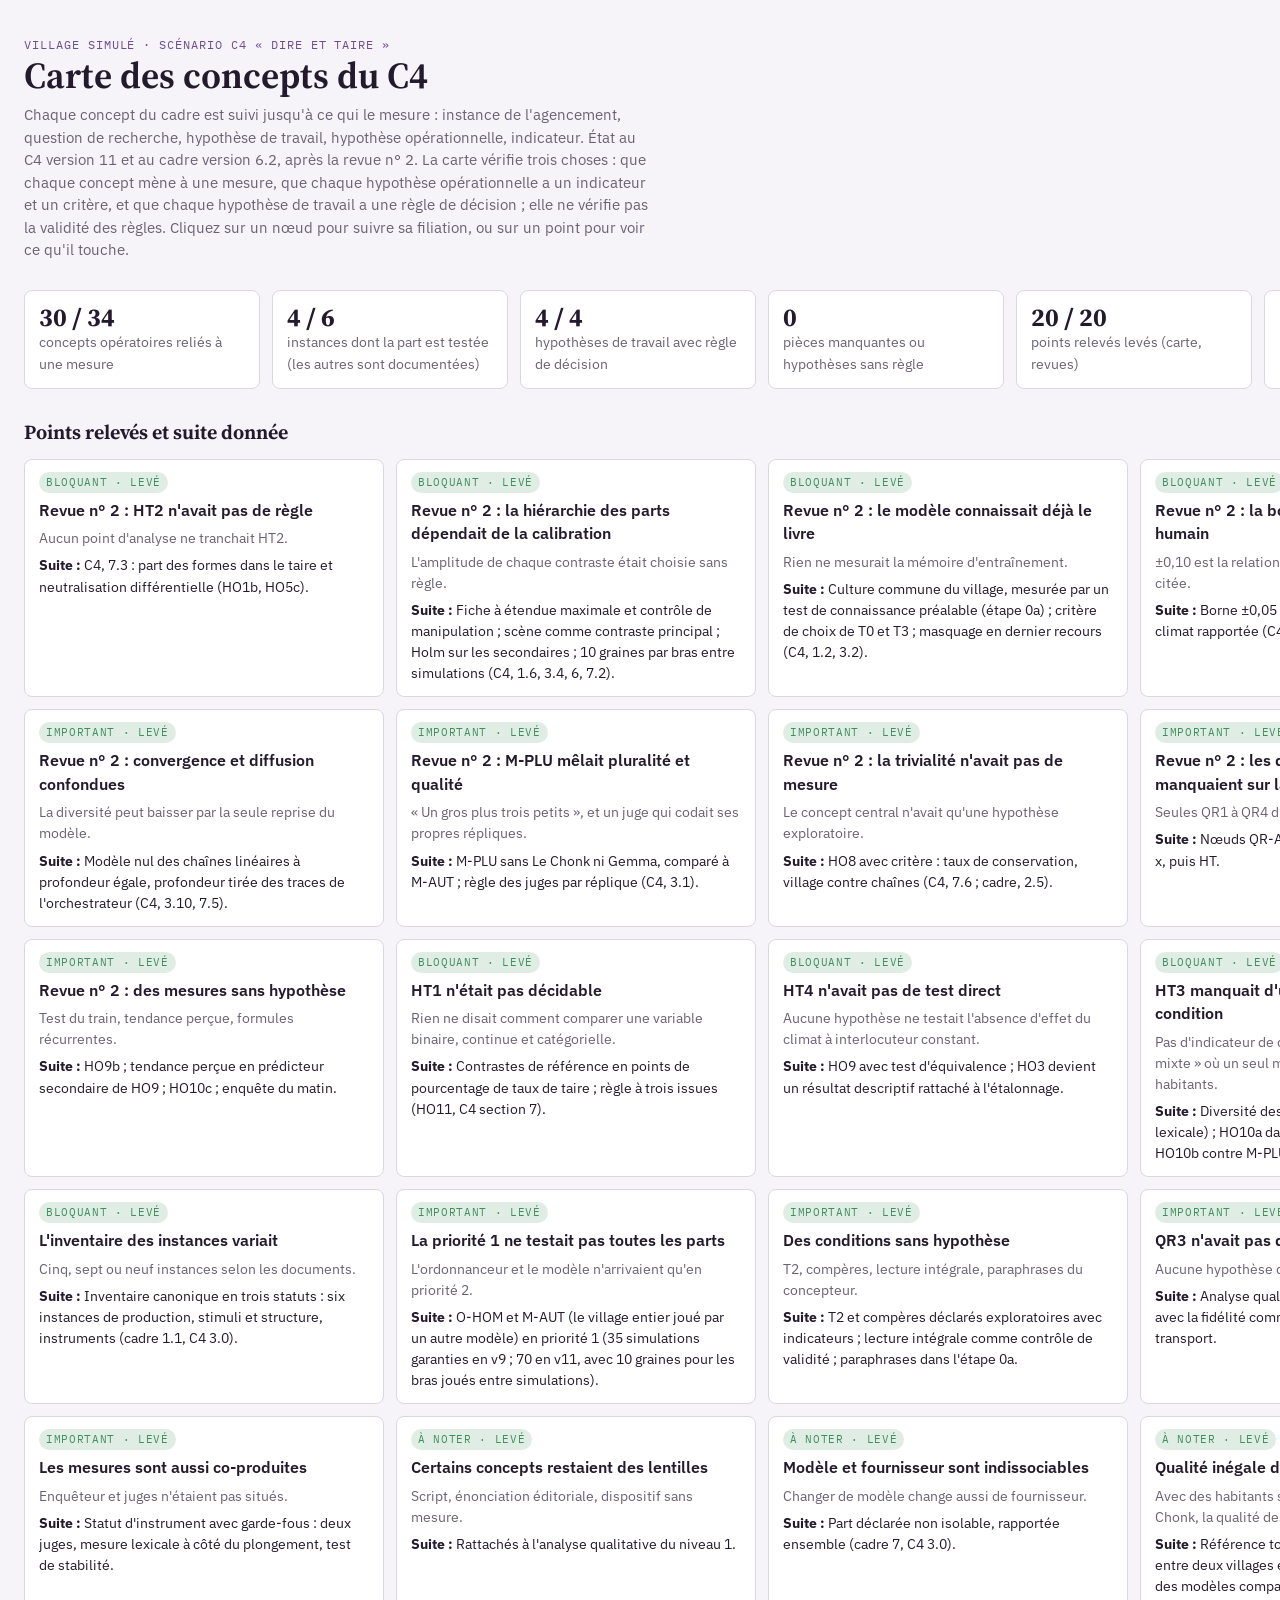
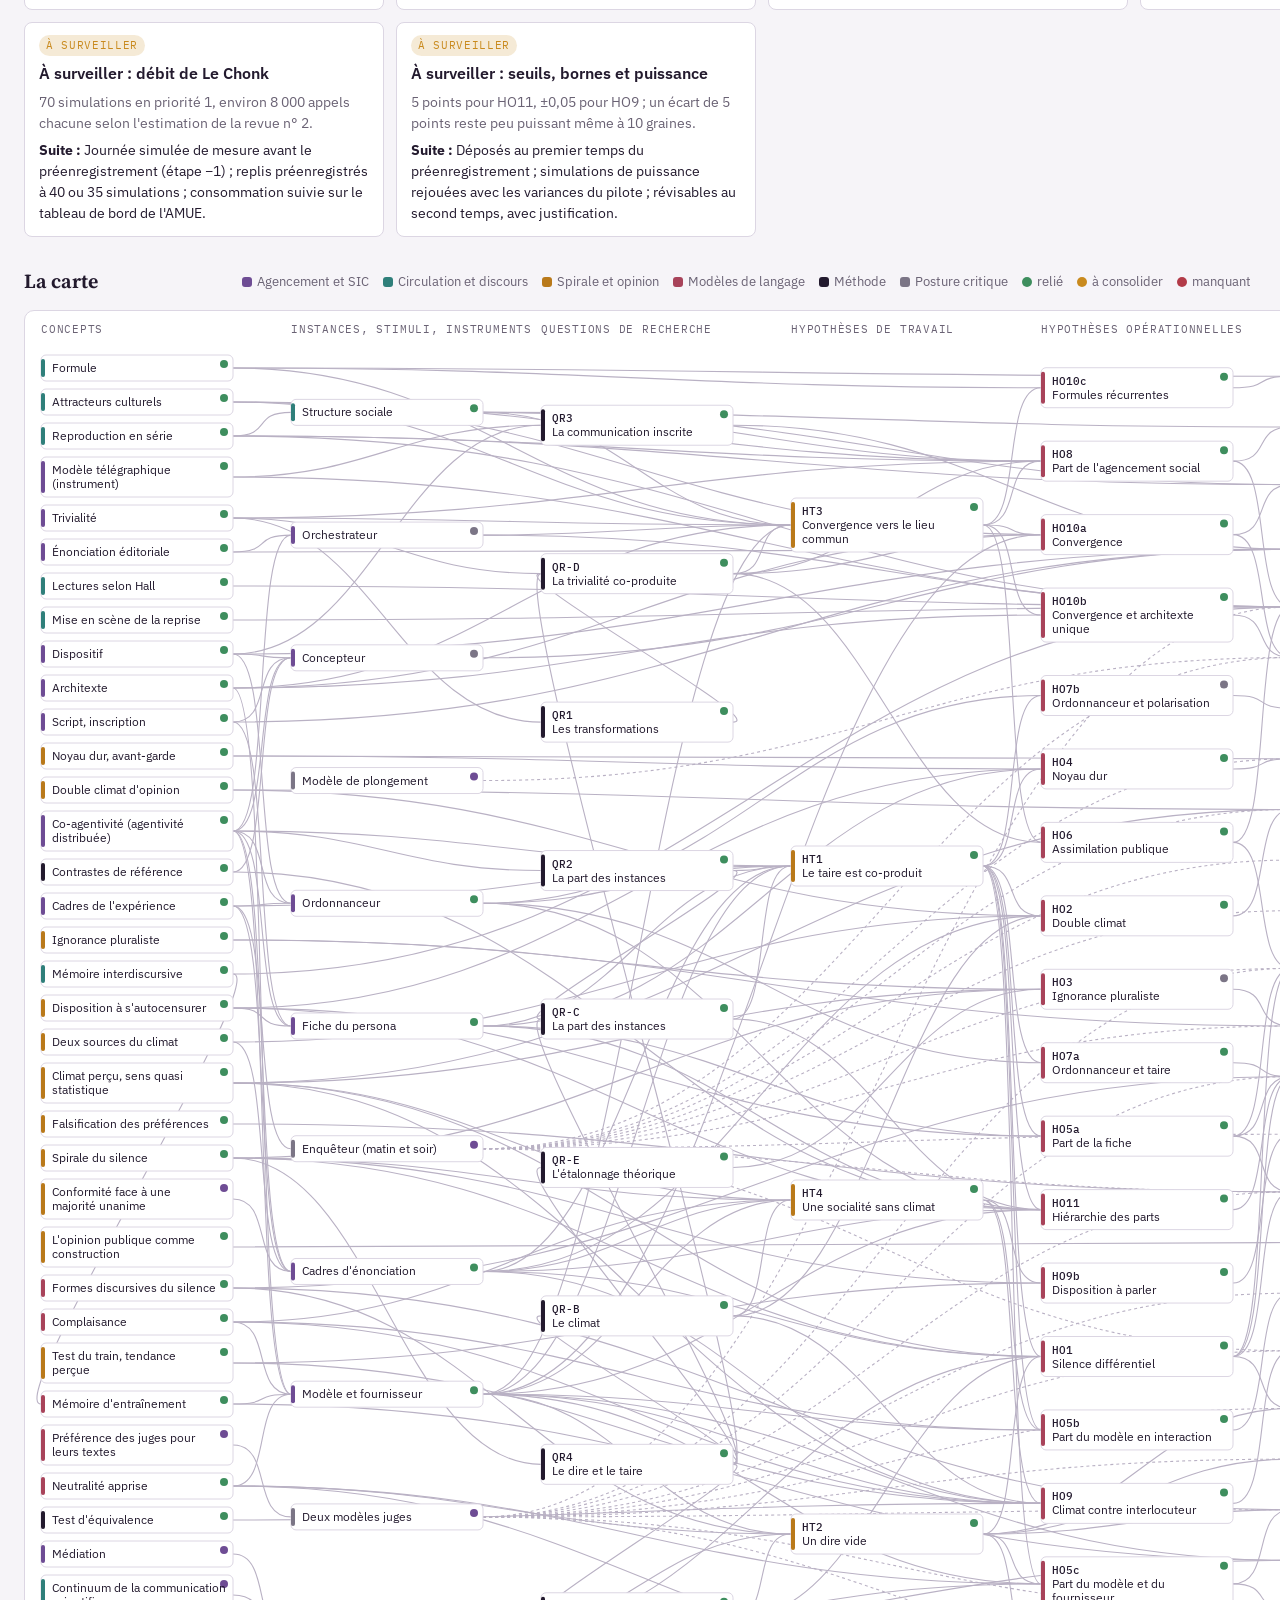
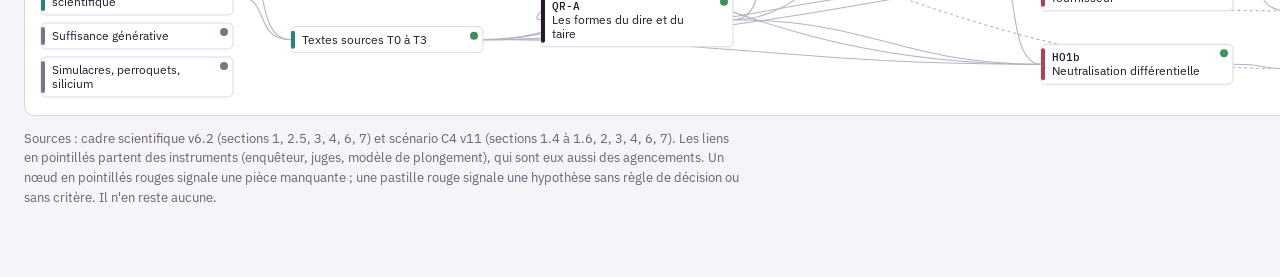
<file: docs/visualisations/carte-concepts-C4.html>
<!doctype html><html lang="fr"><head><meta charset="utf-8"><meta name="viewport" content="width=device-width, initial-scale=1, viewport-fit=cover"></head><body>
<title>Carte des concepts du C4</title>
<meta name="claude:viewport-fit-sides" content="cover">
<link rel="preconnect" href="https://fonts.googleapis.com">
<link rel="preconnect" href="https://fonts.gstatic.com" crossorigin>
<link rel="stylesheet" href="https://fonts.googleapis.com/css2?family=Source+Serif+4:opsz,wght@8..60,500;8..60,650&family=IBM+Plex+Sans:wght@400;500;600&family=IBM+Plex+Mono:wght@500&display=swap">
<style>
/* Mise en page : en-tête, bilan chiffré, points à consolider, puis la carte pleine largeur ; le détail d'un nœud s'ouvre dans un tiroir à droite. */
:root{
  --bg:#F6F4F8; --surface:#FFFFFF; --ink:#231A2E; --muted:#6A6274; --line:#DCD6E3;
  --violet:#6E4C94; --amber:#B9791A; --teal:#2F7F7A; --rose:#A8435A; --slate:#7B7586;
  --ok:#3E8E5E; --warn:#C98A1E; --crit:#B23A48;
  --edge:#B9B1C4; --edge-hi:#231A2E; --dim:.16;
  --f-display:"Source Serif 4", Cambria, Georgia, serif;
  --f-body:"IBM Plex Sans", Calibri, "Segoe UI", system-ui, sans-serif;
  --f-mono:"IBM Plex Mono", ui-monospace, Menlo, monospace;
}
@media (prefers-color-scheme: dark){:root:not([data-theme="light"]){
  --bg:#17121F; --surface:#221B2D; --ink:#EEE8F4; --muted:#A79EB3; --line:#3A3147;
  --violet:#A98BD0; --amber:#E8A33D; --teal:#5DB7AF; --rose:#D9788E; --slate:#9C95A8;
  --ok:#62B583; --warn:#E8A33D; --crit:#E26A78; --edge:#4B4159; --edge-hi:#EEE8F4; color-scheme:dark}}
:root[data-theme="dark"]{
  --bg:#17121F; --surface:#221B2D; --ink:#EEE8F4; --muted:#A79EB3; --line:#3A3147;
  --violet:#A98BD0; --amber:#E8A33D; --teal:#5DB7AF; --rose:#D9788E; --slate:#9C95A8;
  --ok:#62B583; --warn:#E8A33D; --crit:#E26A78; --edge:#4B4159; --edge-hi:#EEE8F4; color-scheme:dark}
[hidden]{display:none!important}
body{background:var(--bg);color:var(--ink);font-family:var(--f-body);font-size:15px;line-height:1.5}
.wrap{padding-left:max(16px,env(safe-area-inset-left,0px));padding-right:max(16px,env(safe-area-inset-right,0px));padding-block:28px 48px;max-width:1500px;margin:0 auto;display:grid;gap:28px}
h1,h2{font-family:var(--f-display);font-weight:650;text-wrap:balance;margin:0}
h1{font-size:clamp(1.7rem,3vw,2.3rem);line-height:1.15}
h2{font-size:1.25rem}
.lede{max-width:70ch;color:var(--muted);margin:8px 0 0}
.eyebrow{font-family:var(--f-mono);font-size:.75rem;letter-spacing:.08em;text-transform:uppercase;color:var(--violet)}
.stats{display:grid;grid-template-columns:repeat(auto-fit,minmax(170px,1fr));gap:12px}
.stat{background:var(--surface);border:1px solid var(--line);border-radius:8px;padding:12px 14px}
.stat b{display:block;font-family:var(--f-display);font-size:1.6rem;font-variant-numeric:tabular-nums;line-height:1.1}
.stat span{color:var(--muted);font-size:.85rem}
.stat.crit b{color:var(--crit)}
.gaps{display:grid;grid-template-columns:repeat(auto-fill,minmax(300px,1fr));gap:12px}
.gap{all:unset;box-sizing:border-box;cursor:pointer;background:var(--surface);border:1px solid var(--line);border-radius:8px;padding:12px 14px;display:grid;gap:6px;align-content:start}
.gap:hover{border-color:var(--violet)}
.gap:focus-visible{outline:2px solid var(--violet);outline-offset:2px}
.gap[aria-pressed="true"]{border-color:var(--ink);box-shadow:0 0 0 1px var(--ink)}
.gap h3{margin:0;font-size:.98rem;font-weight:600}
.gap p{margin:0;font-size:.88rem;color:var(--muted)}
.gap .fix{color:var(--ink)}
.sev{font-family:var(--f-mono);font-size:.7rem;letter-spacing:.06em;text-transform:uppercase;padding:2px 7px;border-radius:99px;justify-self:start}
.sev.b{background:color-mix(in srgb,var(--crit) 16%,transparent);color:var(--crit)}
.sev.i{background:color-mix(in srgb,var(--warn) 18%,transparent);color:var(--warn)}
.sev.n{background:color-mix(in srgb,var(--slate) 18%,transparent);color:var(--slate)}
.sev.b,.sev.i,.sev.n{background:color-mix(in srgb,var(--ok) 16%,transparent);color:var(--ok)}
.sev.w{background:color-mix(in srgb,var(--warn) 18%,transparent);color:var(--warn)}
.bar{display:flex;flex-wrap:wrap;gap:10px 18px;align-items:center;justify-content:space-between}
.legend{display:flex;flex-wrap:wrap;gap:6px 14px;font-size:.82rem;color:var(--muted)}
.legend i{display:inline-block;width:10px;height:10px;border-radius:3px;margin-right:5px;vertical-align:-1px}
.legend .dot{border-radius:50%}
button.reset{font:inherit;font-size:.85rem;background:var(--surface);color:var(--ink);border:1px solid var(--line);border-radius:6px;padding:5px 12px;cursor:pointer}
button.reset:focus-visible{outline:2px solid var(--violet)}
.map{background:var(--surface);border:1px solid var(--line);border-radius:10px;overflow-x:auto}
svg{display:block}
.col-h{font-family:var(--f-mono);font-size:11px;letter-spacing:.07em;text-transform:uppercase;fill:var(--muted)}
.edge{fill:none;stroke:var(--edge);stroke-width:1.1;transition:opacity .2s}
.edge.instr{stroke-dasharray:3 3}
.edge.ghost{stroke:var(--crit);stroke-dasharray:4 3}
.node{cursor:pointer;transition:opacity .2s}
.node rect.box{fill:var(--surface);stroke:var(--line);stroke-width:1}
.node.ghost rect.box{fill:color-mix(in srgb,var(--crit) 7%,var(--surface));stroke:var(--crit);stroke-dasharray:4 3}
.node text{font-family:var(--f-body);font-size:11.5px;fill:var(--ink)}
.node text.code{font-family:var(--f-mono);font-size:10.5px;font-weight:500}
.node:focus-visible rect.box{stroke:var(--violet);stroke-width:2}
.node.sel rect.box{stroke:var(--ink);stroke-width:2}
.focus .node:not(.on), .focus .edge:not(.on){opacity:var(--dim)}
.focus .edge.on{stroke:var(--edge-hi);stroke-width:1.6}
.focus .edge.ghost.on{stroke:var(--crit)}
.drawer{position:fixed;top:0;right:0;bottom:0;width:min(380px,100%);background:var(--surface);border-left:1px solid var(--line);box-shadow:-8px 0 24px rgba(0,0,0,.12);padding:calc(18px + env(safe-area-inset-top,0px)) max(18px,env(safe-area-inset-right,0px)) calc(18px + env(safe-area-inset-bottom,0px)) 18px;overflow-y:auto;z-index:20;display:grid;gap:12px;align-content:start}
.drawer h2{font-size:1.2rem}
.drawer .close{position:absolute;top:calc(10px + env(safe-area-inset-top,0px));right:max(10px,env(safe-area-inset-right,0px));font:inherit;background:none;border:1px solid var(--line);color:var(--ink);border-radius:6px;padding:2px 9px;cursor:pointer}
.drawer dl{margin:0;display:grid;gap:8px}
.drawer dt{font-family:var(--f-mono);font-size:.7rem;letter-spacing:.07em;text-transform:uppercase;color:var(--muted)}
.drawer dd{margin:0;font-size:.9rem}
.status{display:inline-flex;gap:6px;align-items:center;font-size:.88rem}
.status i{width:9px;height:9px;border-radius:50%;display:inline-block}
.links{display:flex;flex-wrap:wrap;gap:6px}
.links button{font:inherit;font-size:.8rem;background:var(--bg);border:1px solid var(--line);color:var(--ink);border-radius:99px;padding:2px 9px;cursor:pointer}
.note{font-size:.82rem;color:var(--muted);max-width:90ch}
@media (prefers-reduced-motion: reduce){.edge,.node{transition:none}}
</style>

<div class="wrap">
  <header>
    <div class="eyebrow">Village simulé · scénario C4 « Dire et taire »</div>
    <h1>Carte des concepts du C4</h1>
    <p class="lede">Chaque concept du cadre est suivi jusqu'à ce qui le mesure : instance de l'agencement, question de recherche, hypothèse de travail, hypothèse opérationnelle, indicateur. État au C4 version 11 et au cadre version 6.2, après la revue n° 2. La carte vérifie trois choses : que chaque concept mène à une mesure, que chaque hypothèse opérationnelle a un indicateur et un critère, et que chaque hypothèse de travail a une règle de décision ; elle ne vérifie pas la validité des règles. Cliquez sur un nœud pour suivre sa filiation, ou sur un point pour voir ce qu'il touche.</p>
  </header>

  <section class="stats" id="stats" aria-label="Bilan"></section>

  <section>
    <div class="bar" style="margin-bottom:12px"><h2>Points relevés et suite donnée</h2></div>
    <div class="gaps" id="gaps"></div>
  </section>

  <section>
    <div class="bar" style="margin-bottom:12px">
      <h2>La carte</h2>
      <div class="legend" id="legend"></div>
      <button class="reset" id="reset" type="button">Tout afficher</button>
    </div>
    <div class="map" id="map"></div>
    <p class="note">Sources : cadre scientifique v6.2 (sections 1, 2.5, 3, 4, 6, 7) et scénario C4 v11 (sections 1.4 à 1.6, 2, 3, 4, 6, 7). Les liens en pointillés partent des instruments (enquêteur, juges, modèle de plongement), qui sont eux aussi des agencements. Un nœud en pointillés rouges signale une pièce manquante ; une pastille rouge signale une hypothèse sans règle de décision ou sans critère. Il n'en reste aucune.</p>
  </section>
</div>

<aside class="drawer" id="drawer" hidden aria-live="polite"></aside>

<script>
const COLS=["Concepts","Instances, stimuli, instruments","Questions de recherche","Hypothèses de travail","Hypothèses opérationnelles","Indicateurs"];
const FAM={
  agencement:{l:"Agencement et SIC",v:"--violet"},
  discours:{l:"Circulation et discours",v:"--teal"},
  opinion:{l:"Spirale et opinion",v:"--amber"},
  llm:{l:"Modèles de langage",v:"--rose"},
  methode:{l:"Méthode",v:"--ink"},
  posture:{l:"Posture critique",v:"--slate"}
};
const N=[
/* Concepts */
{id:"coag",c:0,fam:"agencement",l:"Co-agentivité (agentivité distribuée)",r:"Callon (1986) ; Latour (2006) ; Akrich et Latour (1992) ; Suchman (2007)",d:"Clef de lecture : chaque énoncé est co-produit par un agencement de six instances. Sert à estimer la part de chacune (HO11)."},
{id:"archi",c:0,fam:"agencement",l:"Architexte",r:"Jeanneret et Souchier (1999)",d:"Le modèle qui écrit toutes les voix (« tout Le Chonk ») ; contrastes M-AUT contre M-LC (HO11) et M-AUT contre M-PLU (HO10b)."},
{id:"script",c:0,fam:"agencement",l:"Script, inscription",r:"Akrich (1987)",d:"Ce que le concepteur inscrit dans les fiches et les consignes ; analyse qualitative du niveau 1."},
{id:"enoned",c:0,fam:"agencement",l:"Énonciation éditoriale",r:"Souchier (1998)",d:"Ce que la consigne et la mémoire assemblées par l'orchestrateur imposent aux énoncés ; analyse qualitative du niveau 1."},
{id:"goff",c:0,fam:"agencement",l:"Cadres de l'expérience",r:"Goffman (1974)",d:"Scène publique, tête-à-tête, enquête : ce qui peut se dire selon le cadre."},
{id:"dispo",c:0,fam:"agencement",l:"Dispositif",r:"Foucault ; Agamben (2007)",d:"Le village comme agencement hétérogène qui oriente les conduites ; analyse qualitative du niveau 1 et QR3."},
{id:"trivia",c:0,fam:"agencement",l:"Trivialité",r:"Jeanneret (2008, 2014)",d:"Circulation créative des êtres culturels, réécrits à travers des médiations. Mesure circonscrite dans le C4 : conservation et transformations, village contre chaînes linéaires à profondeur égale (HO8)."},
{id:"media",c:0,fam:"agencement",l:"Médiation",r:"Jeanneret (2014) ; Davallon",d:"Compte rendu journalistique T2 (bloc exploratoire) et gazette."},
{id:"tele",c:0,fam:"agencement",l:"Modèle télégraphique (instrument)",r:"Shannon et Weaver (1949) ; Winkin (1981)",d:"Instrument de mesure de la fidélité, et indice d'une communication-transport (QR3)."},
{id:"bartlett",c:0,fam:"discours",l:"Reproduction en série",r:"Bartlett (1932) ; Allport et Postman (1947)",d:"Réduction, accentuation, assimilation ; protocole des chaînes linéaires."},
{id:"attr",c:0,fam:"discours",l:"Attracteurs culturels",r:"Sperber (1996) ; Perez et al. (2025)",d:"Convergence des versions vers des formes stables (HO10)."},
{id:"hall",c:0,fam:"discours",l:"Lectures selon Hall",r:"Hall (1973)",d:"Lectures conforme, négociée, oppositionnelle (codes L-CON, L-NEG, L-OPP)."},
{id:"formule",c:0,fam:"discours",l:"Formule",r:"Krieg-Planque (2009)",d:"Expression figée qui résume la thèse et se répète (code FOR ; indicateur des formules récurrentes)."},
{id:"moirand",c:0,fam:"discours",l:"Mémoire interdiscursive",r:"Moirand (2007)",d:"Analogies avec le présent (code ANA)."},
{id:"authier",c:0,fam:"discours",l:"Mise en scène de la reprise",r:"Authier-Revuz (1982)",d:"Marqueurs de reformulation (code MSC)."},
{id:"jacobi",c:0,fam:"discours",l:"Continuum de la communication scientifique",r:"Jacobi (1999)",d:"Situe les textes sources T0 à T3."},
{id:"spirale",c:0,fam:"opinion",l:"Spirale du silence",r:"Noelle-Neumann (1974, 1993)",d:"Instrument et étalon : dynamique des positions exprimées selon le climat perçu."},
{id:"climat",c:0,fam:"opinion",l:"Climat perçu, sens quasi statistique",r:"Noelle-Neumann (1993)",d:"Estimations déclarées de l'avis majoritaire ; prédicteur testé dans HO9."},
{id:"dbl",c:0,fam:"opinion",l:"Double climat d'opinion",r:"Noelle-Neumann (1993)",d:"Écart entre positions déclarées et climat que la gazette laisse percevoir (HO2)."},
{id:"deuxsrc",c:0,fam:"opinion",l:"Deux sources du climat",r:"Noelle-Neumann (1993)",d:"Médias (la gazette) et entourage (les compères)."},
{id:"noyau",c:0,fam:"opinion",l:"Noyau dur, avant-garde",r:"Noelle-Neumann (1993)",d:"Agents qui expriment durablement une position perçue comme minoritaire (HO4)."},
{id:"wtsc",c:0,fam:"opinion",l:"Disposition à s'autocensurer",r:"Hayes, Glynn et Shanahan (2005)",d:"Attribut écrit dans les fiches ; contraste de la fiche à étendue maximale, avec contrôle de manipulation (HO11)."},
{id:"trainC",c:0,fam:"opinion",l:"Test du train, tendance perçue",r:"Noelle-Neumann (1993)",d:"Disposition déclarée à discuter avec un inconnu d'avis contraire (HO9b) ; tendance perçue, prédicteur secondaire de HO9."},
{id:"ignor",c:0,fam:"opinion",l:"Ignorance pluraliste",r:"Prentice et Miller (1993)",d:"Une majorité qui se déclare minoritaire (HO3, descriptif)."},
{id:"kuran",c:0,fam:"opinion",l:"Falsification des préférences",r:"Kuran (1995)",d:"Positions exprimées contraires aux positions déclarées (code ALI)."},
{id:"asch",c:0,fam:"opinion",l:"Conformité face à une majorité unanime",r:"Asch (1956)",d:"Principe des compères K+ et K− (bloc exploratoire)."},
{id:"bourdieu",c:0,fam:"opinion",l:"L'opinion publique comme construction",r:"Bourdieu (1973) ; Champagne (1990)",d:"Écart entre ce qui s'entend et la distribution des positions déclarées."},
{id:"compl",c:0,fam:"llm",l:"Complaisance",r:"Sharma et al. (2024)",d:"Mécanisme du modèle : la position suit celle de l'interlocuteur (HO5b, HO9)."},
{id:"neutre",c:0,fam:"llm",l:"Neutralité apprise",r:"Politique d'usage de Mistral AI ; OpenAI (2026), Model Spec, à titre d'exemple",d:"Mécanisme du modèle et du fournisseur, mesuré et non attesté : neutralisation sans public (HO5c) et en scène (HO1b)."},
{id:"memEnt",c:0,fam:"llm",l:"Mémoire d'entraînement",r:"Projet ; Moirand (2007)",d:"Ce que le modèle sait déjà du livre et de sa réception : la culture commune du village, identique chez tous les habitants. Mesurée avant toute circulation (étape 0a)."},
{id:"silences",c:0,fam:"llm",l:"Formes discursives du silence",r:"Projet (livre de codes 4.4)",d:"Évitement, neutralisation, euphémisation, délégation, alignement apparent, silence pur ; base du taux de taire."},
{id:"panick",c:0,fam:"llm",l:"Préférence des juges pour leurs textes",r:"Panickssery et al. (2024)",d:"Justifie deux modèles juges distincts des générateurs."},
{id:"contraste",c:0,fam:"methode",l:"Contrastes de référence",r:"Projet (cadre 6.4)",d:"Une variation fixée à l'avance par instance, effets exprimés en points de pourcentage. Leur choix est la part du concepteur dans la mesure ; la fiche reçoit son étendue maximale ; la scène est le contraste principal."},
{id:"equiv",c:0,fam:"methode",l:"Test d'équivalence",r:"Lakens (2017) ; Lakens, Scheel et Isager (2018)",d:"Établit qu'un effet est négligeable (climat perçu dans HO9, borne ±0,05 sous l'effet humain moyen), et non seulement non significatif."},
{id:"suff",c:0,fam:"posture",l:"Suffisance générative",r:"Epstein (1999) ; Zhao, Pham et Vincent (2026)",d:"Une spirale reproduite n'est pas une spirale expliquée."},
{id:"critique",c:0,fam:"posture",l:"Simulacres, perroquets, silicium",r:"Park et al. (2023) ; Bender et al. (2021) ; Argyle et al. (2023) ; Wang et al. (2025)",d:"Concepts critiques sur les agents génératifs ; ils cadrent l'interprétation."},
/* Instances, stimuli, instruments */
{id:"modele",c:1,k:"prod",l:"Modèle et fournisseur",d:"Écrit les répliques. Rôles : habitants, narrateur, lecteur, résumé de mémoire. Mécanismes : écriture, complaisance, neutralité apprise, mémoire d'entraînement. Modèle et fournisseur se séparent mal.",cd:"Référence M-LC, tout Le Chonk ; M-AUT, le même village joué par mistral-medium en version datée (priorité 1, 10 graines, contraste de référence) ; narrateurs N2, N3 et M-PLU sans Le Chonk ni Gemma (priorité 2) ; test sans public et test de connaissance préalable (étape 0a) ; dyades contrôlées (étape 0b) ; auteur unique (priorité 3)."},
{id:"fiche",c:1,k:"prod",l:"Fiche du persona",d:"Oriente le ton, les valeurs, la disposition à s'autocensurer.",cd:"Disposition continue (contraste : minimum contre maximum fixés par le plan) ; contrôle de manipulation (étape 1) ; condition sans autocensure (priorité 1) ; permutations des prénoms et du genre."},
{id:"orch",c:1,k:"ctrl",l:"Orchestrateur",d:"Assemble la consigne et la mémoire ; mode de lecture du lecteur.",cd:"Lecture annotée ou intégrale (priorité 2) : contrôle de validité de la lecture annotée, sans hypothèse. Mémoire sans résumé (priorité 2) : contrôle du rôle de résumé, rapporté comme part du modèle."},
{id:"ordo",c:1,k:"prod",l:"Ordonnanceur",d:"Décide qui rencontre qui, où, dans quel type de scène ; consigne l'ordre des prises de parole.",cd:"O-ALÉ ou O-HOM (priorité 1, 10 graines, contraste secondaire de HO11)."},
{id:"cadres",c:1,k:"prod",l:"Cadres d'énonciation",d:"Scène publique ou privée, gazette, compères, sollicitations.",cd:"Scène privée contre publique (dans chaque simulation, contraste principal de HO11) ; gazette G+ contre G− (priorité 1, 10 graines), G= neutre comme référence de HO2 ; compères K+, K− (priorité 3, exploratoire)."},
{id:"concepteur",c:1,k:"doc",l:"Concepteur",d:"A fixé consignes, règles, cadres, sollicitations, et les contrastes de référence.",cd:"Carnet de conception ; trois paraphrases de la consigne des habitants (étape 0a) ; choix des contrastes justifié au préenregistrement."},
{id:"source",c:1,k:"stim",l:"Textes sources T0 à T3",d:"Ce qui est mis en circulation. Stimulus, pas instance.",cd:"T0 et T1 (priorité 1) ; T3 (priorité 2) ; T2, compte rendu journalistique (priorité 2, exploratoire)."},
{id:"social",c:1,k:"stim",l:"Structure sociale",d:"Réseau, scènes, mémoire, par opposition à la transmission linéaire. Structure, pas instance.",cd:"Village contre chaînes linéaires de 10 agents (étape 5), jouées par le même modèle : modèle nul de HO8 et HO10a, à profondeur de transmission égale."},
{id:"enq",c:1,k:"instr",l:"Enquêteur (matin et soir)",d:"Positions déclarées, climat et tendance perçus, test du train, versions de la thèse. Ses réponses sont elles-mêmes des énoncés produits dans un cadre.",cd:"Matin : questions 4 et 5, prédicteurs de HO1 et HO9. Soir : neuf questions ; formulations A et B (test de stabilité)."},
{id:"juge",c:1,k:"instr",l:"Deux modèles juges",d:"Codent position, intensité, formes du silence, transformations.",cd:"gemma-4-31b et qwen-3.6-35b-a3b ; un juge ne code jamais une réplique écrite par un modèle de sa famille ; chacun validé contre 300 répliques codées par le chercheur (kappa ≥ 0,7) ; analyses sur les codes concordants."},
{id:"plong",c:1,k:"instr",l:"Modèle de plongement",d:"Mesure sémantique de la diversité des versions.",cd:"Modèle multilingue ouvert, version figée au second temps du préenregistrement ; doublé d'une mesure lexicale qui ne dépend d'aucun modèle."},
/* QR */
{id:"QR1",c:2,code:"QR1",l:"Les transformations",d:"Quelles transformations les énoncés subissent-ils en circulant ?"},
{id:"QR2",c:2,code:"QR2",l:"La part des instances",d:"Quelle part de ces transformations revient à chaque instance ? (question centrale)"},
{id:"QR3",c:2,code:"QR3",l:"La communication inscrite",d:"Quelle conception de la communication l'agencement réalise-t-il ? Dans le C4 : analyse qualitative du niveau 1 de la grille."},
{id:"QR4",c:2,code:"QR4",l:"Le dire et le taire",d:"Problématique du C4."},
{id:"QRA",c:2,code:"QR-A",l:"Les formes du dire et du taire",d:"Quelles positions l'agencement exprime-t-il face aux sollicitations, en public et en privé, et sous quelles formes se manifeste le taire ?"},
{id:"QRB",c:2,code:"QR-B",l:"Le climat",d:"Comment se forme le climat perçu, quelles instances le façonnent, pèse-t-il sur ce qui se dit ?"},
{id:"QRC",c:2,code:"QR-C",l:"La part des instances",d:"Quelle part du dire et du taire revient à chaque instance ? (question centrale du C4)"},
{id:"QRD",c:2,code:"QR-D",l:"La trivialité co-produite",d:"Quelles versions dominent, convergent-elles, que change l'agencement social par rapport à une transmission linéaire ?"},
{id:"QRE",c:2,code:"QR-E",l:"L'étalonnage théorique",d:"De quelle formalisation de la spirale du silence la dynamique se rapproche-t-elle ? Modèles publiés comme plancher."},
/* HT */
{id:"HT1",c:3,code:"HT1",regle:true,l:"Le taire est co-produit",d:"Relative aux contrastes déclarés : la scène (principal) ou un contraste secondaire pèse plus que la fiche à étendue maximale sur le taux de taire. Hypothèse centrale ; règle en C4, 7.2 (HO11)."},
{id:"HT2",c:3,code:"HT2",regle:true,l:"Un dire vide",d:"Les formes de neutralisation font plus de la moitié du taire, et plus pour T1 que pour T0. Règle en C4, 7.3 (HO1b, HO5c)."},
{id:"HT3",c:3,code:"HT3",regle:true,l:"Convergence vers le lieu commun",d:"La diversité des versions décroît plus vite que par la seule transmission (HO10a), et plus avec un seul modèle qu'avec plusieurs (HO10b). Règle en C4, 7.5."},
{id:"HT4",c:3,code:"HT4",regle:true,l:"Une socialité sans climat",d:"Alignement sur l'interlocuteur ; effet du climat perçu équivalent à zéro, borne ±0,05 (HO9). Règle en C4, 7.4."},
/* HO */
{id:"S1",c:4,code:"HO1",regle:true,l:"Silence différentiel",d:"Secondaire. Plus de taire en public qu'en privé pour T1 que pour T0, chez les agents en écart d'au moins 20 points avec le climat perçu."},
{id:"S1b",c:4,code:"HO1b",regle:true,l:"Neutralisation différentielle",d:"Principale. Taux de neutralisation (NEU + EUP) plus élevé pour T1 que pour T0 d'au moins 5 points. Entre dans la règle de HT2."},
{id:"S2",c:4,code:"HO2",regle:true,l:"Double climat",d:"Secondaire. La gazette consonante déplace plus le climat perçu que les positions déclarées, par rapport à G= ; déplacements standardisés."},
{id:"S3",c:4,code:"HO3",statut:"descriptive",l:"Ignorance pluraliste",d:"Descriptive. Une majorité d'agents se déclare minoritaire ; rattachée à l'étalonnage (QR-E)."},
{id:"S4",c:4,code:"HO4",regle:true,l:"Noyau dur",d:"Secondaire. Parmi les agents qui se déclarent minoritaires, le tiers à faible disposition exprime plus souvent sa position en public que le tiers à forte disposition."},
{id:"S5a",c:4,code:"HO5a",regle:true,l:"Part de la fiche",d:"Secondaire. L'effet HO1 croît avec la disposition et disparaît sans autocensure (équivalence, borne ±5 points)."},
{id:"S5b",c:4,code:"HO5b",regle:true,l:"Part du modèle en interaction",d:"Hors village. En dyades contrôlées, la position exprimée se rapproche de celle de l'interlocuteur."},
{id:"S5c",c:4,code:"HO5c",regle:true,l:"Part du modèle et du fournisseur",d:"Principale, hors village. Neutralisation sans public plus forte pour T1 que pour T0 d'au moins 5 points ; entre dans la règle de HT2."},
{id:"S6",c:4,code:"HO6",regle:true,l:"Assimilation publique",d:"Secondaire. Les versions publiques sont plus proches de l'avis perçu comme majoritaire que les versions privées."},
{id:"S7",c:4,code:"HO7a",regle:true,l:"Ordonnanceur et taire",d:"Secondaire. Les rencontres homophiles réduisent le taux de taire."},
{id:"S7b",c:4,code:"HO7b",statut:"descriptive",l:"Ordonnanceur et polarisation",d:"Descriptive. Les rencontres homophiles accroissent la dispersion des positions déclarées (unité : la simulation)."},
{id:"S8",c:4,code:"HO8",regle:true,l:"Part de l'agencement social",d:"Secondaire. À profondeur égale, le taux de conservation diffère d'au moins 10 points entre village et chaînes linéaires : mesure de la trivialité co-produite."},
{id:"S9",c:4,code:"HO9",regle:true,l:"Climat contre interlocuteur",d:"Principale. La position exprimée suit l'interlocuteur ; l'effet du climat perçu du matin est équivalent à zéro (borne ±0,05 en coefficient standardisé)."},
{id:"S9b",c:4,code:"HO9b",regle:true,l:"Disposition à parler",d:"Secondaire. Test du train plus souvent négatif chez les agents qui se déclarent minoritaires, pour T1 plus que pour T0 ; contrôle de plafond."},
{id:"S10",c:4,code:"HO10a",regle:true,l:"Convergence",d:"Principale. En M-LC et M-AUT, pente de diversité plus négative que celle des chaînes linéaires à profondeur égale, pour les deux mesures."},
{id:"S10b",c:4,code:"HO10b",regle:true,l:"Convergence et architexte unique",d:"Principale, priorité 2. Pente plus négative en M-AUT (un modèle) qu'en M-PLU (plusieurs modèles de taille moyenne)."},
{id:"S10c",c:4,code:"HO10c",regle:true,l:"Formules récurrentes",d:"Secondaire. Le nombre de formules récurrentes croît au fil des journées."},
{id:"S11",c:4,code:"HO11",regle:true,l:"Hiérarchie des parts",d:"Principale. La scène, ou un contraste secondaire après correction de Holm, dépasse la fiche à étendue maximale d'au moins 5 points de taux de taire. Règle à trois issues."},
/* Indicateurs */
{id:"taire",c:5,l:"Taux de taire",d:"Sollicitations sans position exprimée (TAC, EVI, NEU, EUP, DEL). Variable principale de HO11."},
{id:"silence",c:5,l:"Taux de silence",d:"Sollicitations sans aucune réponse au fond (TAC)."},
{id:"ecart",c:5,l:"Écart entre cadres d'énonciation",d:"Position déclarée en enquête contre position exprimée en scène."},
{id:"falsif",c:5,l:"Falsification des préférences",d:"Positions exprimées contraires aux positions déclarées."},
{id:"double",c:5,l:"Double climat",d:"Climat perçu moyen contre distribution réelle des positions déclarées."},
{id:"ignorI",c:5,l:"Ignorance pluraliste",d:"Part des agents majoritaires qui se déclarent minoritaires."},
{id:"noyauI",c:5,l:"Noyau dur",d:"Position minoritaire exprimée en public sur au moins 3 journées."},
{id:"dyade",c:5,l:"Déplacement en dyade",d:"Écart de position exprimée entre interlocuteur favorable et critique."},
{id:"sensib",c:5,l:"Sensibilité interlocuteur et climat",d:"Coefficients de la position de l'interlocuteur et du climat perçu (modèle de HO9)."},
{id:"neutr",c:5,l:"Neutralisation sans public",d:"Part des réponses neutralisées en test sans public, par texte source."},
{id:"formes",c:5,l:"Formes du silence (EVI à TAC)",d:"Livre de codes 4.4."},
{id:"transfo",c:5,l:"Transformations de la thèse",d:"Livre de codes unifié, versions publiques, privées et chaînes."},
{id:"divers",c:5,l:"Diversité des versions",d:"Mesures sémantique et lexicale sur les versions recueillies chaque soir ; une pente par simulation."},
{id:"formI",c:5,l:"Formules récurrentes",d:"Expressions figées présentes dans au moins 20 % des versions d'une journée."},
{id:"polar",c:5,l:"Polarisation",d:"Dispersion des positions déclarées et exprimées."},
{id:"niv1",c:5,k:"qual",l:"Analyse qualitative du niveau 1",d:"Consignes, code et carnet de conception, lus avec script, énonciation éditoriale et dispositif ; répond à QR3."},
{id:"entend",c:5,k:"gen",l:"Ce qui s'entend",d:"Distribution des positions exprimées en public contre positions déclarées."},
{id:"stab",c:5,k:"ctrl",l:"Stabilité A / B",d:"Part d'agents dont les deux formulations divergent de plus de 20 points."},
{id:"neutrS",c:5,l:"Taux de neutralisation en scène",d:"Part des sollicitations codées NEU ou EUP, chez les agents informés, par texte source."},
{id:"partF",c:5,l:"Part des formes dans le taire",d:"(NEU + EUP + DEL) / (TAC + EVI + NEU + EUP + DEL)."},
{id:"penteT",c:5,l:"Pente attendue par transmission",d:"Pente de diversité dans les chaînes linéaires jouées par le même modèle, à profondeur égale ; modèle nul de HO10a."},
{id:"conserv",c:5,l:"Taux de conservation",d:"Part des propositions de la grille présentes dans une version, à profondeur de transmission donnée (HO8)."},
{id:"train",c:5,l:"Disposition à parler (test du train)",d:"Part de « oui » au test du train, par statut perçu."},
{id:"matin",c:5,k:"ctrl",l:"Écart matin-soir",d:"Différence entre positions déclarées du matin et du soir ; cohérence du modèle."},
{id:"connais",c:5,k:"ctrl",l:"Connaissance préalable",d:"Recouvrement entre la grille et ce que le modèle restitue du titre seul (étape 0a) ; sert à interpréter HO8 et HO10."}
];
const PROD=["modele","fiche","orch","ordo","cadres","concepteur"];
const E=[
...PROD.map(p=>["coag",p]),["coag","HT1"],["coag","QR2"],
["archi","modele"],["archi","HT3"],["archi","S10"],["script","fiche"],["script","concepteur"],["script","niv1"],["enoned","orch"],["enoned","niv1"],
["goff","cadres"],["goff","ordo"],["goff","enq"],["goff","HT1"],["dispo","ordo"],["dispo","concepteur"],["dispo","QR3"],["dispo","niv1"],
["trivia","QR1"],["trivia","HT3"],["media","source"],["tele","QR3"],["tele","transfo"],
["bartlett","social"],["bartlett","S8"],["bartlett","transfo"],["attr","HT3"],["attr","S8"],["attr","S10"],
["hall","transfo"],["formule","HT3"],["formule","formI"],["moirand","transfo"],["authier","transfo"],["jacobi","source"],
["spirale","QR4"],["spirale","S1"],["spirale","S3"],["spirale","HT4"],["climat","S1"],["climat","S3"],["climat","S9"],["climat","HT4"],["climat","double"],
["dbl","S2"],["dbl","double"],["deuxsrc","cadres"],["deuxsrc","S2"],["noyau","S4"],["noyau","noyauI"],
["wtsc","fiche"],["wtsc","S4"],["wtsc","S5a"],["wtsc","S11"],["ignor","S3"],["ignor","ignorI"],["kuran","falsif"],["asch","cadres"],["bourdieu","entend"],
["compl","modele"],["compl","S5b"],["compl","S9"],["compl","HT4"],["neutre","modele"],["neutre","S5c"],["neutre","HT2"],
["silences","HT2"],["silences","formes"],["silences","taire"],["panick","juge"],
["contraste","S11"],["contraste","concepteur"],["equiv","S9"],
["modele","HT1"],["modele","HT2"],["modele","HT3"],["modele","HT4"],["modele","S5b"],["modele","S5c"],["modele","S9"],["modele","S10"],["modele","S11"],
["fiche","HT1"],["fiche","S4"],["fiche","S5a"],["fiche","S11"],["orch","HT3"],["orch","transfo"],["ordo","HT1"],["ordo","S7"],["ordo","S11"],
["cadres","HT1"],["cadres","HT4"],["cadres","S1"],["cadres","S2"],["cadres","S9"],["cadres","S11"],["concepteur","niv1"],
["source","HT2"],["source","S1"],["source","S5c"],["social","HT3"],["social","S8"],
["enq","ecart"],["enq","double"],["enq","ignorI"],["enq","stab"],["enq","falsif"],["enq","noyauI"],["enq","divers"],["enq","sensib"],
["juge","taire"],["juge","silence"],["juge","formes"],["juge","transfo"],["juge","ecart"],["juge","falsif"],["juge","neutr"],["juge","dyade"],["juge","sensib"],["plong","divers"],
["QR2","HT1"],["QR3","niv1"],
["QR4","QRA"],["QR4","QRB"],["QR4","QRC"],["QR4","QRD"],["QR4","QRE"],["QR2","QRC"],["QR1","QRD"],
["QRA","HT2"],["QRA","S1"],["QRA","S1b"],["QRB","HT4"],["QRB","S2"],["QRB","S9"],["QRC","HT1"],["QRC","S11"],
["QRD","HT3"],["QRD","S6"],["QRD","S8"],["QRD","S10"],["QRE","S3"],
["HT2","S1b"],["S1b","neutrS"],["HT2","partF"],["source","S1b"],["juge","neutrS"],["juge","partF"],["neutre","S1b"],
["ordo","S7b"],["S7b","polar"],["HT1","S7b"],
["HT4","S9b"],["S9b","train"],["enq","train"],["trainC","S9b"],["trainC","S9"],["spirale","S9b"],
["HT3","S10c"],["S10c","formI"],["formule","S10c"],
["S10","penteT"],["social","penteT"],["bartlett","penteT"],
["S8","conserv"],["trivia","S8"],["trivia","QRD"],["social","conserv"],
["enq","matin"],["memEnt","modele"],["memEnt","connais"],["modele","connais"],["source","connais"],["moirand","memEnt"],
["HT1","S1"],["HT1","S2"],["HT1","S4"],["HT1","S5a"],["HT1","S5b"],["HT1","S5c"],["HT1","S7"],["HT1","S11"],
["HT2","S1"],["HT2","S5c"],["HT2","formes"],["HT2","silence"],
["HT3","S6"],["HT3","S8"],["HT3","S10"],
["HT4","S5b"],["HT4","S9"],
["S1","taire"],["S1","silence"],["S1","ecart"],["S1","falsif"],["S2","double"],["S3","ignorI"],["S4","noyauI"],
["S5a","taire"],["S5a","ecart"],["S5a","falsif"],["S5b","dyade"],["S5c","neutr"],["S5c","formes"],
["S6","ecart"],["S6","transfo"],["S7","taire"],["S8","transfo"],["S9","sensib"],["S10","divers"],["S10b","divers"],["HT3","S10b"],["archi","S10b"],["S11","taire"]
];
const GAPS=[
{s:"b",t:"Revue n° 2 : HT2 n'avait pas de règle",p:"Aucun point d'analyse ne tranchait HT2.",f:"C4, 7.3 : part des formes dans le taire et neutralisation différentielle (HO1b, HO5c).",n:["HT2","S1b","S5c","partF","neutrS"]},
{s:"b",t:"Revue n° 2 : la hiérarchie des parts dépendait de la calibration",p:"L'amplitude de chaque contraste était choisie sans règle.",f:"Fiche à étendue maximale et contrôle de manipulation ; scène comme contraste principal ; Holm sur les secondaires ; 10 graines par bras entre simulations (C4, 1.6, 3.4, 6, 7.2).",n:["HT1","S11","fiche","cadres","contraste","concepteur"]},
{s:"b",t:"Revue n° 2 : le modèle connaissait déjà le livre",p:"Rien ne mesurait la mémoire d'entraînement.",f:"Culture commune du village, mesurée par un test de connaissance préalable (étape 0a) ; critère de choix de T0 et T3 ; masquage en dernier recours (C4, 1.2, 3.2).",n:["memEnt","modele","source","connais","S10","S8"]},
{s:"b",t:"Revue n° 2 : la borne de HO9 égalait l'effet humain",p:"±0,10 est la relation moyenne de la méta-analyse citée.",f:"Borne ±0,05 ; différence interlocuteur moins climat rapportée (C4, 7.4).",n:["HT4","S9","equiv","sensib"]},
{s:"i",t:"Revue n° 2 : convergence et diffusion confondues",p:"La diversité peut baisser par la seule reprise du modèle.",f:"Modèle nul des chaînes linéaires à profondeur égale, profondeur tirée des traces de l'orchestrateur (C4, 3.10, 7.5).",n:["S10","penteT","social","divers"]},
{s:"i",t:"Revue n° 2 : M-PLU mêlait pluralité et qualité",p:"« Un gros plus trois petits », et un juge qui codait ses propres répliques.",f:"M-PLU sans Le Chonk ni Gemma, comparé à M-AUT ; règle des juges par réplique (C4, 3.1).",n:["S10b","modele","juge","panick"]},
{s:"i",t:"Revue n° 2 : la trivialité n'avait pas de mesure",p:"Le concept central n'avait qu'une hypothèse exploratoire.",f:"HO8 avec critère : taux de conservation, village contre chaînes (C4, 7.6 ; cadre, 2.5).",n:["trivia","S8","conserv","QRD"]},
{s:"i",t:"Revue n° 2 : les questions du C4 manquaient sur la carte",p:"Seules QR1 à QR4 du cadre figuraient.",f:"Nœuds QR-A à QR-E ; chemin QR4, puis QR-x, puis HT.",n:["QRA","QRB","QRC","QRD","QRE"]},
{s:"i",t:"Revue n° 2 : des mesures sans hypothèse",p:"Test du train, tendance perçue, formules récurrentes.",f:"HO9b ; tendance perçue en prédicteur secondaire de HO9 ; HO10c ; enquête du matin.",n:["S9b","train","trainC","S10c","formI","matin"]},
{s:"b",t:"HT1 n'était pas décidable",p:"Rien ne disait comment comparer une variable binaire, continue et catégorielle.",f:"Contrastes de référence en points de pourcentage de taux de taire ; règle à trois issues (HO11, C4 section 7).",n:["HT1","S11","taire","contraste","fiche","cadres","ordo","modele"]},
{s:"b",t:"HT4 n'avait pas de test direct",p:"Aucune hypothèse ne testait l'absence d'effet du climat à interlocuteur constant.",f:"HO9 avec test d'équivalence ; HO3 devient un résultat descriptif rattaché à l'étalonnage.",n:["HT4","S9","sensib","climat","equiv","compl","S3"]},
{s:"b",t:"HT3 manquait d'une mesure et d'une condition",p:"Pas d'indicateur de diversité ; une « polyphonie mixte » où un seul modèle jouait déjà tous les habitants.",f:"Diversité des versions (sémantique et lexicale) ; HO10a dans les villages mono-modèles, HO10b contre M-PLU en priorité 2.",n:["HT3","S10","S10b","divers","plong","modele","archi","attr"]},
{s:"b",t:"L'inventaire des instances variait",p:"Cinq, sept ou neuf instances selon les documents.",f:"Inventaire canonique en trois statuts : six instances de production, stimuli et structure, instruments (cadre 1.1, C4 3.0).",n:["modele","fiche","orch","ordo","cadres","concepteur","source","social","enq","juge","plong"]},
{s:"i",t:"La priorité 1 ne testait pas toutes les parts",p:"L'ordonnanceur et le modèle n'arrivaient qu'en priorité 2.",f:"O-HOM et M-AUT (le village entier joué par un autre modèle) en priorité 1 (35 simulations garanties en v9 ; 70 en v11, avec 10 graines pour les bras joués entre simulations).",n:["S11","ordo","modele","S7"]},
{s:"i",t:"Des conditions sans hypothèse",p:"T2, compères, lecture intégrale, paraphrases du concepteur.",f:"T2 et compères déclarés exploratoires avec indicateurs ; lecture intégrale comme contrôle de validité ; paraphrases dans l'étape 0a.",n:["source","media","asch","cadres","orch","concepteur"]},
{s:"i",t:"QR3 n'avait pas de traduction",p:"Aucune hypothèse du C4 ne menait à QR3.",f:"Analyse qualitative du niveau 1 de la grille, avec la fidélité comme indice d'une communication-transport.",n:["QR3","niv1","tele","dispo"]},
{s:"i",t:"Les mesures sont aussi co-produites",p:"Enquêteur et juges n'étaient pas situés.",f:"Statut d'instrument avec garde-fous : deux juges, mesure lexicale à côté du plongement, test de stabilité.",n:["enq","juge","plong","panick"]},
{s:"n",t:"Certains concepts restaient des lentilles",p:"Script, énonciation éditoriale, dispositif sans mesure.",f:"Rattachés à l'analyse qualitative du niveau 1.",n:["script","enoned","dispo","niv1"]},
{s:"n",t:"Modèle et fournisseur sont indissociables",p:"Changer de modèle change aussi de fournisseur.",f:"Part déclarée non isolable, rapportée ensemble (cadre 7, C4 3.0).",n:["modele","neutre","S5c"]},
{s:"n",t:"Qualité inégale des modèles",p:"Avec des habitants sur ILaaS et le lecteur sur Le Chonk, la qualité des modèles se mêlait à leur rôle.",f:"Référence tout Le Chonk ; contraste de HO11 entre deux villages entiers ; M-PLU en priorité 2 avec des modèles comparables, sans Llama 8b.",n:["modele","S11","S10b","divers"]},
{s:"w",t:"À surveiller : débit de Le Chonk",p:"70 simulations en priorité 1, environ 8 000 appels chacune selon l'estimation de la revue n° 2.",f:"Journée simulée de mesure avant le préenregistrement (étape −1) ; replis préenregistrés à 40 ou 35 simulations ; consommation suivie sur le tableau de bord de l'AMUE.",n:["modele"]},
{s:"w",t:"À surveiller : seuils, bornes et puissance",p:"5 points pour HO11, ±0,05 pour HO9 ; un écart de 5 points reste peu puissant même à 10 graines.",f:"Déposés au premier temps du préenregistrement ; simulations de puissance rejouées avec les variances du pilote ; révisables au second temps, avec justification.",n:["S11","S9","contraste","equiv"]}
];

/* index */
const byId={};N.forEach((n,i)=>{n.i=i;byId[n.id]=n});
const outs={},ins={};N.forEach(n=>{outs[n.id]=[];ins[n.id]=[]});
E.forEach(([a,b])=>{if(!byId[a]||!byId[b])console.warn("lien",a,b);outs[a].push(b);ins[b].push(a)});

function reach(id,seen=new Set()){const n=byId[id];if(n.ghost||seen.has(id))return false;seen.add(id);if(n.c===5)return true;return outs[id].some(x=>reach(x,seen))}
function status(n){
  if(n.ghost)return["crit","À créer"];
  const o=outs[n.id].map(x=>byId[x]),ii=ins[n.id].map(x=>byId[x]);
  switch(n.c){
    case 0: if(n.fam==="posture")return["muted","Posture critique : cadre l'interprétation, sans mesure propre"];
      if(o.some(t=>t.c>=2&&reach(t.id)))return["ok","Mobilisé dans une question, une hypothèse ou un indicateur effectif"];
      if(o.length)return["lens","Lentille d'interprétation : passe seulement par les instances"];
      return["warn","Non relié"];
    case 1: if(n.k==="instr")return["lens","Instrument de mesure, lui aussi co-produit"];
      if(n.k==="ctrl")return["muted","Contrôle de validité, sans hypothèse propre"];
      if(n.k==="doc")return["muted","Part documentée (carnet, paraphrases en 0a), non comparée"];
      if(o.some(t=>t.c===4&&!t.ghost))return["ok","Sa part est testée par au moins une hypothèse opérationnelle"];
      return["warn","Aucune hypothèse opérationnelle ne teste sa part"];
    case 2: return o.length?["ok","Traduite en hypothèses"]:["warn","Sans traduction dans le C4"];
    case 3:
      if(o.some(t=>t.ghost))return["warn","Incomplète : il manque une mesure ou une hypothèse opérationnelle"];
      if(n.regle!==true)return["crit","Sans règle de décision"];
      return["ok","Traduite en hypothèses opérationnelles mesurables, avec règle de décision"];
    case 4:
      if(!o.some(t=>t.c===5&&!t.ghost))return["warn","Sans indicateur"];
      if(n.statut==="descriptive")return["muted","Descriptive : rapportée sans test"];
      if(n.regle!==true)return["crit","Sans critère : seuil et intervalle à définir"];
      return["ok","Reliée à au moins un indicateur, avec critère"];
    case 5: if(n.k==="qual")return["ok","Analyse qualitative"]; if(n.k==="ctrl")return["muted","Indicateur de contrôle"]; if(n.k==="gen")return["muted","Indicateur descriptif général"];
      return ii.some(s=>s.c>=3)?["ok","Sert au moins une hypothèse"]:["warn","Sans hypothèse"];
  }
}
const SV={ok:"--ok",warn:"--warn",crit:"--crit",lens:"--violet",muted:"--slate"};
const cssv=v=>`var(${v})`;

/* bilan */
(function(){
  const cs=N.filter(n=>n.c===0&&n.fam!=="posture"),m=cs.filter(n=>status(n)[0]==="ok").length;
  const ip=N.filter(n=>n.c===1&&["prod","ctrl","doc"].includes(n.k)),it=ip.filter(n=>status(n)[0]==="ok").length;
  const ht=N.filter(n=>n.c===3),hc=ht.filter(n=>status(n)[0]==="ok").length;
  const lev=GAPS.filter(g=>g.s!=="w").length,w=GAPS.filter(g=>g.s==="w").length;
  const items=[[`${m} / ${cs.length}`,"concepts opératoires reliés à une mesure"],[`${it} / ${ip.length}`,"instances dont la part est testée (les autres sont documentées)"],[`${hc} / ${ht.length}`,"hypothèses de travail avec règle de décision"],[N.filter(n=>n.ghost).length+N.filter(n=>n.c>=3&&n.c<=4&&status(n)[0]==="crit").length,"pièces manquantes ou hypothèses sans règle"],[`${lev} / ${lev}`,"points relevés levés (carte, revues)"],[w,"points à surveiller"]];
  document.getElementById("stats").innerHTML=items.map(([v,l,c])=>`<div class="stat ${c||""}"><b>${v}</b><span>${l}</span></div>`).join("");
})();

/* points */
const gapsEl=document.getElementById("gaps");
const SEV={b:"Bloquant · levé",i:"Important · levé",n:"À noter · levé",w:"À surveiller"};
gapsEl.innerHTML=GAPS.map((g,i)=>`<button class="gap" type="button" id="gap${i}" data-g="${i}" aria-pressed="false"><span class="sev ${g.s}">${SEV[g.s]}</span><h3>${g.t}</h3><p>${g.p}</p><p class="fix"><b>Suite :</b> ${g.f}</p></button>`).join("");

/* légende */
document.getElementById("legend").innerHTML=Object.values(FAM).map(f=>`<span><i style="background:${cssv(f.v)}"></i>${f.l}</span>`).join("")+
 `<span><i class="dot" style="background:var(--ok)"></i>relié</span><span><i class="dot" style="background:var(--warn)"></i>à consolider</span><span><i class="dot" style="background:var(--crit)"></i>manquant</span>`;

/* mise en page */
const W=192,G=58,P=16,TOP=44,LH=14;
function lines(t){const max=29;if(t.length<=max)return[t];const w=t.split(" ");let a="",b="";for(const x of w){if((a+" "+x).trim().length<=max&&!b)a=(a+" "+x).trim();else b=(b+" "+x).trim()}return[a,b]}
N.forEach(n=>{n.ls=lines(n.l);n.h=n.ls.length*LH+(n.code?LH:0)+12});
const cols=COLS.map((_,c)=>N.filter(n=>n.c===c));
/* ordre par barycentre */
cols.forEach(col=>col.forEach((n,i)=>n.o=i));
for(let it=0;it<8;it++){
  for(let c=1;c<6;c++){cols[c].forEach(n=>{const p=ins[n.id].map(x=>byId[x]);n.b=p.length?p.reduce((s,x)=>s+x.o/cols[x.c].length,0)/p.length:n.o/cols[c].length});cols[c].sort((a,b)=>a.b-b.b).forEach((n,i)=>n.o=i)}
  for(let c=4;c>=0;c--){cols[c].forEach(n=>{const s=outs[n.id].map(x=>byId[x]);n.b=s.length?s.reduce((t,x)=>t+x.o/cols[x.c].length,0)/s.length:n.o/cols[c].length});cols[c].sort((a,b)=>a.b-b.b).forEach((n,i)=>n.o=i)}
}
const GAPY=8;
const colH=cols.map(col=>col.reduce((s,n)=>s+n.h+GAPY,0));
const H=Math.max(...colH);
cols.forEach((col,c)=>{const extra=(H-colH[c])/Math.max(col.length,1);let y=TOP+extra/2;col.forEach(n=>{n.x=P+c*(W+G);n.y=y;y+=n.h+GAPY+extra})});
const SW=P*2+6*W+5*G,SH=TOP+H+10;

const svgNS="http://www.w3.org/2000/svg";
const mk=(t,a)=>{const e=document.createElementNS(svgNS,t);for(const k in a)e.setAttribute(k,a[k]);return e};
const svg=mk("svg",{viewBox:`0 0 ${SW} ${SH}`,width:SW,height:SH,role:"img","aria-label":"Carte des liens entre concepts, instances, questions, hypothèses et indicateurs du C4"});
COLS.forEach((t,c)=>{const tx=mk("text",{x:P+c*(W+G),y:22,class:"col-h"});tx.textContent=t;svg.appendChild(tx)});
const gE=mk("g",{}),gN=mk("g",{});svg.appendChild(gE);svg.appendChild(gN);
const edgeEls=E.map(([a,b])=>{const s=byId[a],t=byId[b];const x1=s.x+W,y1=s.y+s.h/2,x2=t.x,y2=t.y+t.h/2,dx=Math.max(40,(x2-x1)*.45);
  const cl="edge"+(t.ghost?" ghost":"")+(s.k==="instr"?" instr":"");
  const p=mk("path",{d:`M${x1},${y1} C${x1+dx},${y1} ${x2-dx},${y2} ${x2},${y2}`,class:cl});p._a=a;p._b=b;gE.appendChild(p);return p});
const nodeEls={};
N.forEach(n=>{const g=mk("g",{class:"node"+(n.ghost?" ghost":""),transform:`translate(${n.x},${n.y})`,tabindex:"0",role:"button","aria-label":(n.code?n.code+" ":"")+n.l});
  g.appendChild(mk("rect",{class:"box",width:W,height:n.h,rx:5}));
  const famc=n.c===0?cssv(FAM[n.fam].v):n.c===1?(["prod","ctrl","doc"].includes(n.k)?"var(--violet)":n.k==="stim"?"var(--teal)":"var(--slate)"):n.c===2?"var(--ink)":n.c===3?"var(--amber)":n.c===4?"var(--rose)":"var(--teal)";
  g.appendChild(mk("rect",{width:4,height:n.h-8,x:0,y:4,rx:2,fill:famc}));
  const st=status(n);g.appendChild(mk("circle",{cx:W-9,cy:9,r:4,fill:cssv(SV[st[0]])}));
  let y=17;if(n.code){const t=mk("text",{x:11,y,class:"code"});t.textContent=n.code;g.appendChild(t);y+=LH}
  n.ls.forEach(l=>{const t=mk("text",{x:11,y});t.textContent=l;g.appendChild(t);y+=LH});
  g.addEventListener("click",()=>select(n.id));g.addEventListener("keydown",e=>{if(e.key==="Enter"||e.key===" "){e.preventDefault();select(n.id)}});
  gN.appendChild(g);nodeEls[n.id]=g});
const map=document.getElementById("map");map.appendChild(svg);

/* sélection */
function lineage(id){const S=new Set([id]);const go=(k,dir)=>{(dir?outs:ins)[k].forEach(x=>{if(!S.has(x+dir)){S.add(x+dir);S.add(x);go(x,dir)}})};go(id,1);go(id,0);return new Set([...S].filter(x=>byId[x]))}
function paint(set,selId){svg.classList.add("focus");
  N.forEach(n=>nodeEls[n.id].classList.toggle("on",set.has(n.id)));
  N.forEach(n=>nodeEls[n.id].classList.toggle("sel",n.id===selId));
  edgeEls.forEach(p=>p.classList.toggle("on",set.has(p._a)&&set.has(p._b)))}
function clearAll(){svg.classList.remove("focus");N.forEach(n=>nodeEls[n.id].classList.remove("on","sel"));edgeEls.forEach(p=>p.classList.remove("on"));
  document.querySelectorAll(".gap").forEach(b=>b.setAttribute("aria-pressed","false"));drawer.hidden=true}
const drawer=document.getElementById("drawer");
function select(id){const n=byId[id];paint(lineage(id),id);document.querySelectorAll(".gap").forEach(b=>b.setAttribute("aria-pressed","false"));
  const st=status(n);const chip=x=>`<button type="button" data-n="${x}">${byId[x].code?byId[x].code+" ":""}${byId[x].l}</button>`;
  const famL=n.c===0?FAM[n.fam].l:n.c===1?({prod:"Instance de production",ctrl:"Instance de production",doc:"Instance de production",stim:"Stimulus ou structure",instr:"Instrument de mesure"})[n.k]:COLS[n.c];
  drawer.innerHTML=`<button class="close" type="button" aria-label="Fermer">Fermer</button>
  <div class="eyebrow">${famL}</div><h2>${n.code?n.code+" · ":""}${n.l}</h2>
  <span class="status"><i style="background:${cssv(SV[st[0]])}"></i>${st[1]}</span>
  <dl>${n.r?`<dt>Références</dt><dd>${n.r}</dd>`:""}<dt>${n.c===0?"Rôle dans le C4":"Contenu"}</dt><dd>${n.d}</dd>
  ${n.cd?`<dt>Conditions qui la font varier</dt><dd>${n.cd}</dd>`:""}
  ${ins[id].length?`<dt>Vient de</dt><dd class="links">${ins[id].map(chip).join("")}</dd>`:""}
  ${outs[id].length?`<dt>Mène à</dt><dd class="links">${outs[id].map(chip).join("")}</dd>`:""}</dl>`;
  drawer.hidden=false;drawer.querySelector(".close").onclick=clearAll;drawer.querySelectorAll("[data-n]").forEach(b=>b.onclick=()=>select(b.dataset.n))}
gapsEl.addEventListener("click",e=>{const b=e.target.closest(".gap");if(!b)return;const g=GAPS[+b.dataset.g];
  const on=b.getAttribute("aria-pressed")==="true";clearAll();if(on)return;
  b.setAttribute("aria-pressed","true");paint(new Set(g.n),null);
  const ys=g.n.map(x=>byId[x]);const xs=Math.min(...ys.map(n=>n.x));map.scrollTo({left:Math.max(0,xs-40),behavior:"smooth"});
  map.scrollIntoView({behavior:"smooth",block:"start"})});
document.getElementById("reset").onclick=clearAll;
document.addEventListener("keydown",e=>{if(e.key==="Escape")clearAll()});
</script>
</body></html>
</file>
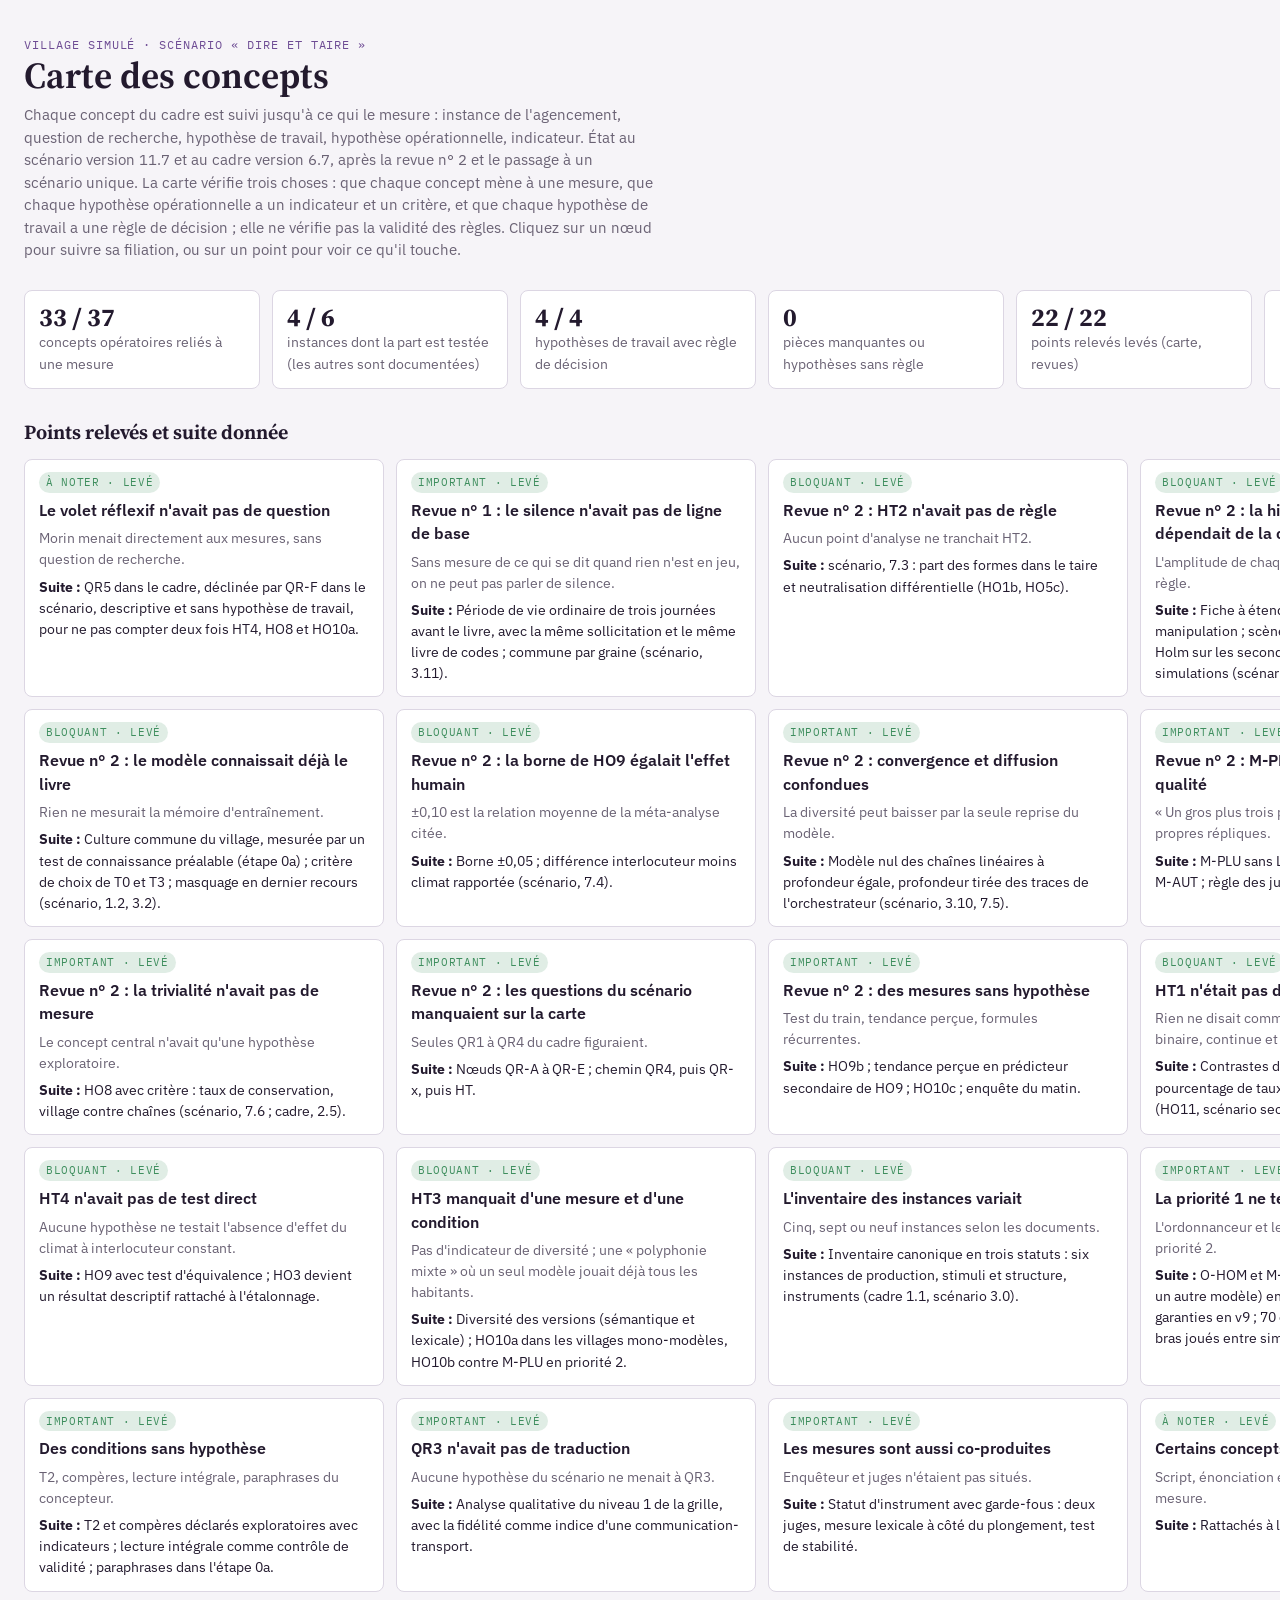
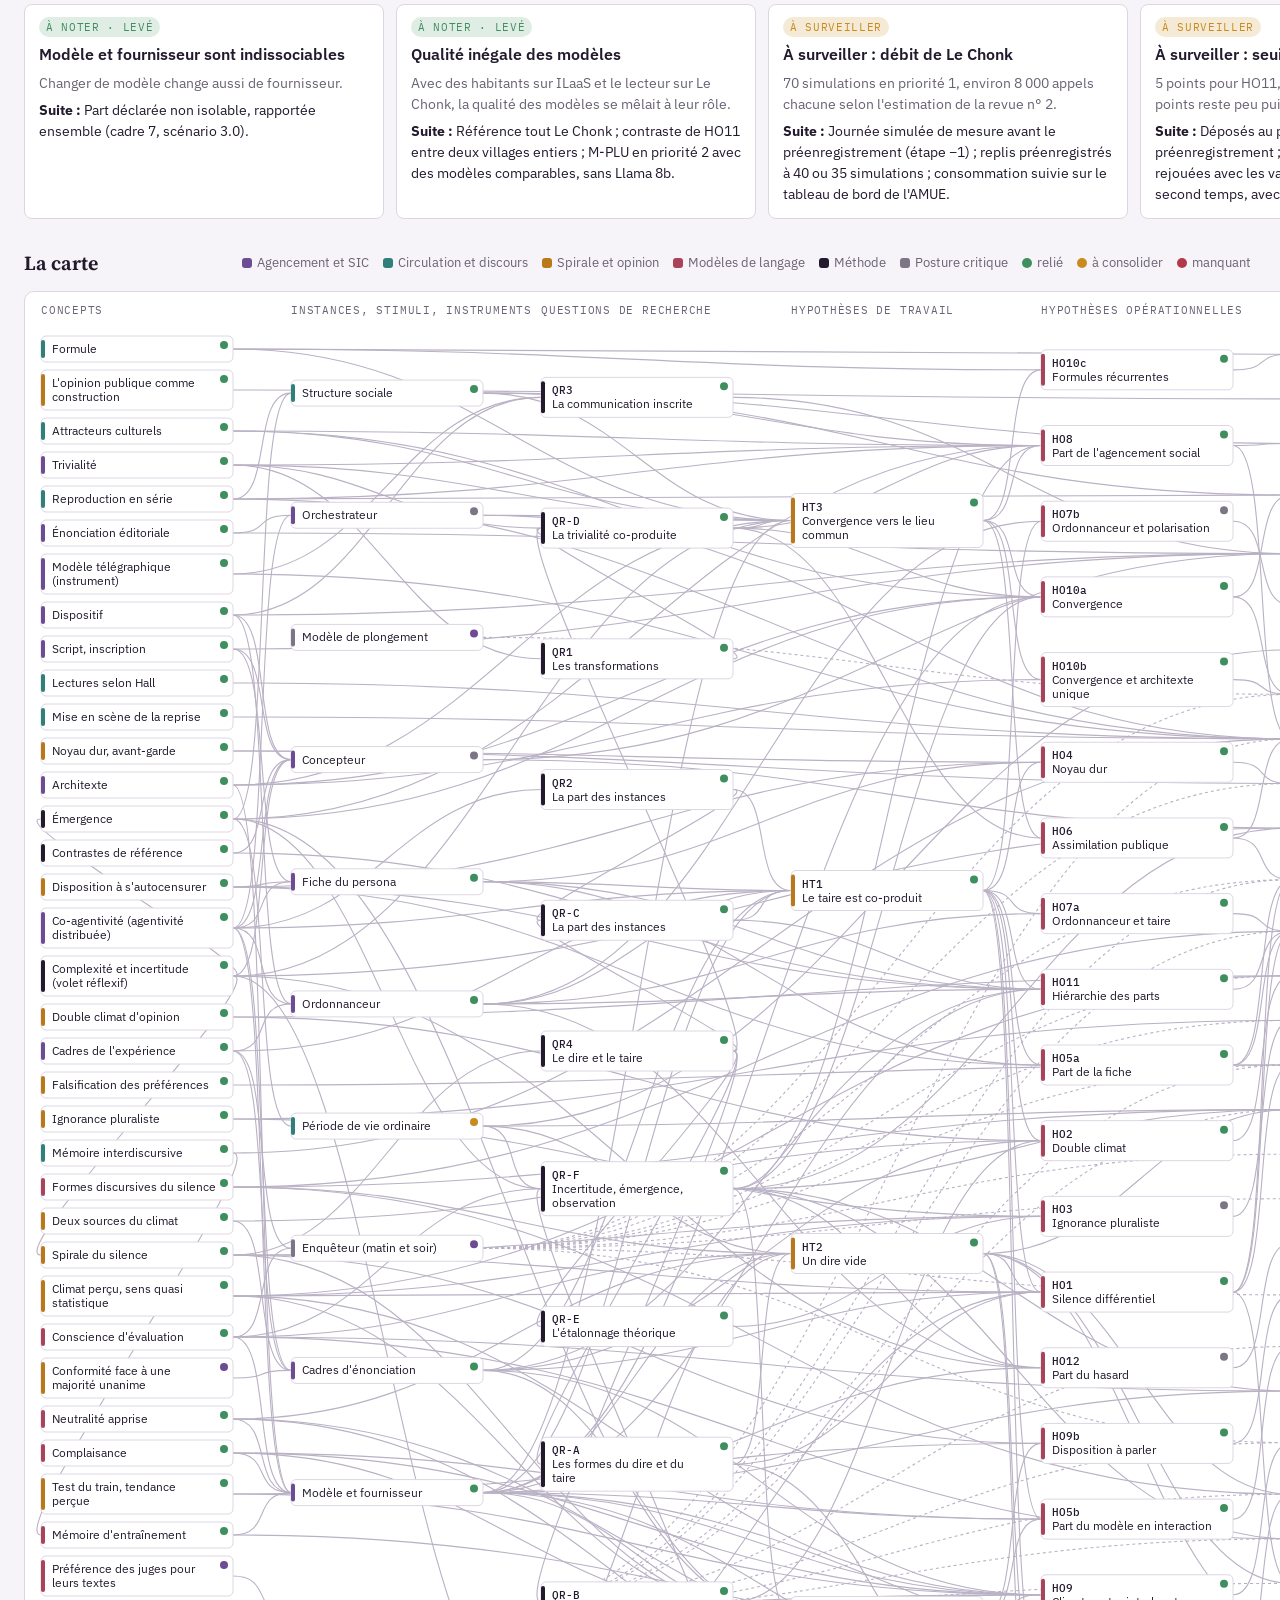
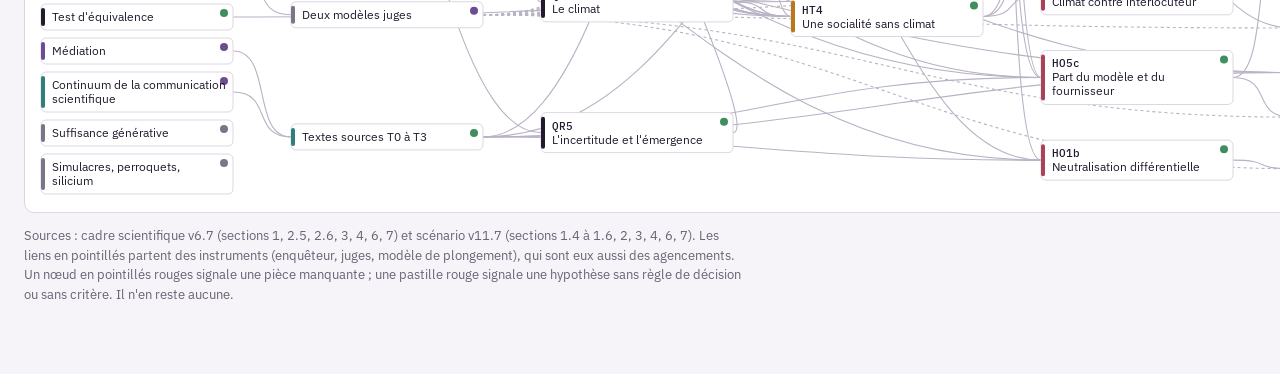
<file: docs/visualisations/carte-concepts.html>
<!doctype html><html lang="fr"><head><meta charset="utf-8"><meta name="viewport" content="width=device-width, initial-scale=1, viewport-fit=cover"></head><body>
<title>Carte des concepts</title>
<meta name="claude:viewport-fit-sides" content="cover">
<link rel="preconnect" href="https://fonts.googleapis.com">
<link rel="preconnect" href="https://fonts.gstatic.com" crossorigin>
<link rel="stylesheet" href="https://fonts.googleapis.com/css2?family=Source+Serif+4:opsz,wght@8..60,500;8..60,650&family=IBM+Plex+Sans:wght@400;500;600&family=IBM+Plex+Mono:wght@500&display=swap">
<style>
/* Mise en page : en-tête, bilan chiffré, points à consolider, puis la carte pleine largeur ; le détail d'un nœud s'ouvre dans un tiroir à droite. */
:root{
  --bg:#F6F4F8; --surface:#FFFFFF; --ink:#231A2E; --muted:#6A6274; --line:#DCD6E3;
  --violet:#6E4C94; --amber:#B9791A; --teal:#2F7F7A; --rose:#A8435A; --slate:#7B7586;
  --ok:#3E8E5E; --warn:#C98A1E; --crit:#B23A48;
  --edge:#B9B1C4; --edge-hi:#231A2E; --dim:.16;
  --f-display:"Source Serif 4", Cambria, Georgia, serif;
  --f-body:"IBM Plex Sans", Calibri, "Segoe UI", system-ui, sans-serif;
  --f-mono:"IBM Plex Mono", ui-monospace, Menlo, monospace;
}
@media (prefers-color-scheme: dark){:root:not([data-theme="light"]){
  --bg:#17121F; --surface:#221B2D; --ink:#EEE8F4; --muted:#A79EB3; --line:#3A3147;
  --violet:#A98BD0; --amber:#E8A33D; --teal:#5DB7AF; --rose:#D9788E; --slate:#9C95A8;
  --ok:#62B583; --warn:#E8A33D; --crit:#E26A78; --edge:#4B4159; --edge-hi:#EEE8F4; color-scheme:dark}}
:root[data-theme="dark"]{
  --bg:#17121F; --surface:#221B2D; --ink:#EEE8F4; --muted:#A79EB3; --line:#3A3147;
  --violet:#A98BD0; --amber:#E8A33D; --teal:#5DB7AF; --rose:#D9788E; --slate:#9C95A8;
  --ok:#62B583; --warn:#E8A33D; --crit:#E26A78; --edge:#4B4159; --edge-hi:#EEE8F4; color-scheme:dark}
[hidden]{display:none!important}
body{background:var(--bg);color:var(--ink);font-family:var(--f-body);font-size:15px;line-height:1.5}
.wrap{padding-left:max(16px,env(safe-area-inset-left,0px));padding-right:max(16px,env(safe-area-inset-right,0px));padding-block:28px 48px;max-width:1500px;margin:0 auto;display:grid;gap:28px}
h1,h2{font-family:var(--f-display);font-weight:650;text-wrap:balance;margin:0}
h1{font-size:clamp(1.7rem,3vw,2.3rem);line-height:1.15}
h2{font-size:1.25rem}
.lede{max-width:70ch;color:var(--muted);margin:8px 0 0}
.eyebrow{font-family:var(--f-mono);font-size:.75rem;letter-spacing:.08em;text-transform:uppercase;color:var(--violet)}
.stats{display:grid;grid-template-columns:repeat(auto-fit,minmax(170px,1fr));gap:12px}
.stat{background:var(--surface);border:1px solid var(--line);border-radius:8px;padding:12px 14px}
.stat b{display:block;font-family:var(--f-display);font-size:1.6rem;font-variant-numeric:tabular-nums;line-height:1.1}
.stat span{color:var(--muted);font-size:.85rem}
.stat.crit b{color:var(--crit)}
.gaps{display:grid;grid-template-columns:repeat(auto-fill,minmax(300px,1fr));gap:12px}
.gap{all:unset;box-sizing:border-box;cursor:pointer;background:var(--surface);border:1px solid var(--line);border-radius:8px;padding:12px 14px;display:grid;gap:6px;align-content:start}
.gap:hover{border-color:var(--violet)}
.gap:focus-visible{outline:2px solid var(--violet);outline-offset:2px}
.gap[aria-pressed="true"]{border-color:var(--ink);box-shadow:0 0 0 1px var(--ink)}
.gap h3{margin:0;font-size:.98rem;font-weight:600}
.gap p{margin:0;font-size:.88rem;color:var(--muted)}
.gap .fix{color:var(--ink)}
.sev{font-family:var(--f-mono);font-size:.7rem;letter-spacing:.06em;text-transform:uppercase;padding:2px 7px;border-radius:99px;justify-self:start}
.sev.b{background:color-mix(in srgb,var(--crit) 16%,transparent);color:var(--crit)}
.sev.i{background:color-mix(in srgb,var(--warn) 18%,transparent);color:var(--warn)}
.sev.n{background:color-mix(in srgb,var(--slate) 18%,transparent);color:var(--slate)}
.sev.b,.sev.i,.sev.n{background:color-mix(in srgb,var(--ok) 16%,transparent);color:var(--ok)}
.sev.w{background:color-mix(in srgb,var(--warn) 18%,transparent);color:var(--warn)}
.bar{display:flex;flex-wrap:wrap;gap:10px 18px;align-items:center;justify-content:space-between}
.legend{display:flex;flex-wrap:wrap;gap:6px 14px;font-size:.82rem;color:var(--muted)}
.legend i{display:inline-block;width:10px;height:10px;border-radius:3px;margin-right:5px;vertical-align:-1px}
.legend .dot{border-radius:50%}
button.reset{font:inherit;font-size:.85rem;background:var(--surface);color:var(--ink);border:1px solid var(--line);border-radius:6px;padding:5px 12px;cursor:pointer}
button.reset:focus-visible{outline:2px solid var(--violet)}
.map{background:var(--surface);border:1px solid var(--line);border-radius:10px;overflow-x:auto}
svg{display:block}
.col-h{font-family:var(--f-mono);font-size:11px;letter-spacing:.07em;text-transform:uppercase;fill:var(--muted)}
.edge{fill:none;stroke:var(--edge);stroke-width:1.1;transition:opacity .2s}
.edge.instr{stroke-dasharray:3 3}
.edge.ghost{stroke:var(--crit);stroke-dasharray:4 3}
.node{cursor:pointer;transition:opacity .2s}
.node rect.box{fill:var(--surface);stroke:var(--line);stroke-width:1}
.node.ghost rect.box{fill:color-mix(in srgb,var(--crit) 7%,var(--surface));stroke:var(--crit);stroke-dasharray:4 3}
.node text{font-family:var(--f-body);font-size:11.5px;fill:var(--ink)}
.node text.code{font-family:var(--f-mono);font-size:10.5px;font-weight:500}
.node:focus-visible rect.box{stroke:var(--violet);stroke-width:2}
.node.sel rect.box{stroke:var(--ink);stroke-width:2}
.focus .node:not(.on), .focus .edge:not(.on){opacity:var(--dim)}
.focus .edge.on{stroke:var(--edge-hi);stroke-width:1.6}
.focus .edge.ghost.on{stroke:var(--crit)}
.drawer{position:fixed;top:0;right:0;bottom:0;width:min(380px,100%);background:var(--surface);border-left:1px solid var(--line);box-shadow:-8px 0 24px rgba(0,0,0,.12);padding:calc(18px + env(safe-area-inset-top,0px)) max(18px,env(safe-area-inset-right,0px)) calc(18px + env(safe-area-inset-bottom,0px)) 18px;overflow-y:auto;z-index:20;display:grid;gap:12px;align-content:start}
.drawer h2{font-size:1.2rem}
.drawer .close{position:absolute;top:calc(10px + env(safe-area-inset-top,0px));right:max(10px,env(safe-area-inset-right,0px));font:inherit;background:none;border:1px solid var(--line);color:var(--ink);border-radius:6px;padding:2px 9px;cursor:pointer}
.drawer dl{margin:0;display:grid;gap:8px}
.drawer dt{font-family:var(--f-mono);font-size:.7rem;letter-spacing:.07em;text-transform:uppercase;color:var(--muted)}
.drawer dd{margin:0;font-size:.9rem}
.status{display:inline-flex;gap:6px;align-items:center;font-size:.88rem}
.status i{width:9px;height:9px;border-radius:50%;display:inline-block}
.links{display:flex;flex-wrap:wrap;gap:6px}
.links button{font:inherit;font-size:.8rem;background:var(--bg);border:1px solid var(--line);color:var(--ink);border-radius:99px;padding:2px 9px;cursor:pointer}
.note{font-size:.82rem;color:var(--muted);max-width:90ch}
@media (prefers-reduced-motion: reduce){.edge,.node{transition:none}}
</style>

<div class="wrap">
  <header>
    <div class="eyebrow">Village simulé · scénario « Dire et taire »</div>
    <h1>Carte des concepts</h1>
    <p class="lede">Chaque concept du cadre est suivi jusqu'à ce qui le mesure : instance de l'agencement, question de recherche, hypothèse de travail, hypothèse opérationnelle, indicateur. État au scénario version 11.7 et au cadre version 6.7, après la revue n° 2 et le passage à un scénario unique. La carte vérifie trois choses : que chaque concept mène à une mesure, que chaque hypothèse opérationnelle a un indicateur et un critère, et que chaque hypothèse de travail a une règle de décision ; elle ne vérifie pas la validité des règles. Cliquez sur un nœud pour suivre sa filiation, ou sur un point pour voir ce qu'il touche.</p>
  </header>

  <section class="stats" id="stats" aria-label="Bilan"></section>

  <section>
    <div class="bar" style="margin-bottom:12px"><h2>Points relevés et suite donnée</h2></div>
    <div class="gaps" id="gaps"></div>
  </section>

  <section>
    <div class="bar" style="margin-bottom:12px">
      <h2>La carte</h2>
      <div class="legend" id="legend"></div>
      <button class="reset" id="reset" type="button">Tout afficher</button>
    </div>
    <div class="map" id="map"></div>
    <p class="note">Sources : cadre scientifique v6.7 (sections 1, 2.5, 2.6, 3, 4, 6, 7) et scénario v11.7 (sections 1.4 à 1.6, 2, 3, 4, 6, 7). Les liens en pointillés partent des instruments (enquêteur, juges, modèle de plongement), qui sont eux aussi des agencements. Un nœud en pointillés rouges signale une pièce manquante ; une pastille rouge signale une hypothèse sans règle de décision ou sans critère. Il n'en reste aucune.</p>
  </section>
</div>

<aside class="drawer" id="drawer" hidden aria-live="polite"></aside>

<script>
const COLS=["Concepts","Instances, stimuli, instruments","Questions de recherche","Hypothèses de travail","Hypothèses opérationnelles","Indicateurs"];
const FAM={
  agencement:{l:"Agencement et SIC",v:"--violet"},
  discours:{l:"Circulation et discours",v:"--teal"},
  opinion:{l:"Spirale et opinion",v:"--amber"},
  llm:{l:"Modèles de langage",v:"--rose"},
  methode:{l:"Méthode",v:"--ink"},
  posture:{l:"Posture critique",v:"--slate"}
};
const N=[
/* Concepts */
{id:"coag",c:0,fam:"agencement",l:"Co-agentivité (agentivité distribuée)",r:"Callon (1986) ; Latour (2006) ; Akrich et Latour (1992) ; Suchman (2007)",d:"Clef de lecture : chaque énoncé est co-produit par un agencement de six instances. Sert à estimer la part de chacune (HO11)."},
{id:"archi",c:0,fam:"agencement",l:"Architexte",r:"Jeanneret et Souchier (1999)",d:"Le modèle qui écrit toutes les voix (« tout Le Chonk ») ; contrastes M-AUT contre M-LC (HO11) et M-AUT contre M-PLU (HO10b)."},
{id:"script",c:0,fam:"agencement",l:"Script, inscription",r:"Akrich (1987)",d:"Ce que le concepteur inscrit dans les fiches et les consignes ; analyse qualitative du niveau 1."},
{id:"enoned",c:0,fam:"agencement",l:"Énonciation éditoriale",r:"Souchier (1998)",d:"Ce que la consigne et la mémoire assemblées par l'orchestrateur imposent aux énoncés ; analyse qualitative du niveau 1."},
{id:"goff",c:0,fam:"agencement",l:"Cadres de l'expérience",r:"Goffman (1974)",d:"Scène publique, tête-à-tête, enquête : ce qui peut se dire selon le cadre."},
{id:"dispo",c:0,fam:"agencement",l:"Dispositif",r:"Foucault ; Agamben (2007)",d:"Le village comme agencement hétérogène qui oriente les conduites ; analyse qualitative du niveau 1 et QR3."},
{id:"trivia",c:0,fam:"agencement",l:"Trivialité",r:"Jeanneret (2008, 2014)",d:"Circulation créative des êtres culturels, réécrits à travers des médiations. Mesure circonscrite dans le scénario : conservation et transformations, village contre chaînes linéaires à profondeur égale (HO8)."},
{id:"media",c:0,fam:"agencement",l:"Médiation",r:"Jeanneret (2014) ; Davallon",d:"Compte rendu journalistique T2 (bloc exploratoire) et gazette."},
{id:"tele",c:0,fam:"agencement",l:"Modèle télégraphique (instrument)",r:"Shannon et Weaver (1949) ; Winkin (1981)",d:"Instrument de mesure de la fidélité, et indice d'une communication-transport (QR3)."},
{id:"bartlett",c:0,fam:"discours",l:"Reproduction en série",r:"Bartlett (1932) ; Allport et Postman (1947)",d:"Réduction, accentuation, assimilation ; protocole des chaînes linéaires."},
{id:"attr",c:0,fam:"discours",l:"Attracteurs culturels",r:"Sperber (1996) ; Perez et al. (2025)",d:"Convergence des versions vers des formes stables (HO10)."},
{id:"hall",c:0,fam:"discours",l:"Lectures selon Hall",r:"Hall (1973)",d:"Lectures conforme, négociée, oppositionnelle (codes L-CON, L-NEG, L-OPP)."},
{id:"formule",c:0,fam:"discours",l:"Formule",r:"Krieg-Planque (2009)",d:"Expression figée qui résume la thèse et se répète (code FOR ; indicateur des formules récurrentes)."},
{id:"moirand",c:0,fam:"discours",l:"Mémoire interdiscursive",r:"Moirand (2007)",d:"Analogies avec le présent (code ANA)."},
{id:"authier",c:0,fam:"discours",l:"Mise en scène de la reprise",r:"Authier-Revuz (1982)",d:"Marqueurs de reformulation (code MSC)."},
{id:"jacobi",c:0,fam:"discours",l:"Continuum de la communication scientifique",r:"Jacobi (1999)",d:"Situe les textes sources T0 à T3."},
{id:"spirale",c:0,fam:"opinion",l:"Spirale du silence",r:"Noelle-Neumann (1974, 1993)",d:"Instrument et étalon : dynamique des positions exprimées selon le climat perçu."},
{id:"climat",c:0,fam:"opinion",l:"Climat perçu, sens quasi statistique",r:"Noelle-Neumann (1993)",d:"Estimations déclarées de l'avis majoritaire ; prédicteur testé dans HO9."},
{id:"dbl",c:0,fam:"opinion",l:"Double climat d'opinion",r:"Noelle-Neumann (1993)",d:"Écart entre positions déclarées et climat que la gazette laisse percevoir (HO2)."},
{id:"deuxsrc",c:0,fam:"opinion",l:"Deux sources du climat",r:"Noelle-Neumann (1993)",d:"Médias (la gazette) et entourage (les compères)."},
{id:"noyau",c:0,fam:"opinion",l:"Noyau dur, avant-garde",r:"Noelle-Neumann (1993)",d:"Agents qui expriment durablement une position perçue comme minoritaire (HO4)."},
{id:"wtsc",c:0,fam:"opinion",l:"Disposition à s'autocensurer",r:"Hayes, Glynn et Shanahan (2005)",d:"Attribut écrit dans les fiches ; contraste de la fiche à étendue maximale, avec contrôle de manipulation (HO11)."},
{id:"trainC",c:0,fam:"opinion",l:"Test du train, tendance perçue",r:"Noelle-Neumann (1993)",d:"Disposition déclarée à discuter avec un inconnu d'avis contraire (HO9b) ; tendance perçue, prédicteur secondaire de HO9."},
{id:"ignor",c:0,fam:"opinion",l:"Ignorance pluraliste",r:"Prentice et Miller (1993)",d:"Une majorité qui se déclare minoritaire (HO3, descriptif)."},
{id:"kuran",c:0,fam:"opinion",l:"Falsification des préférences",r:"Kuran (1995)",d:"Positions exprimées contraires aux positions déclarées (code ALI)."},
{id:"asch",c:0,fam:"opinion",l:"Conformité face à une majorité unanime",r:"Asch (1956)",d:"Principe des compères K+ et K− (bloc exploratoire)."},
{id:"bourdieu",c:0,fam:"opinion",l:"L'opinion publique comme construction",r:"Bourdieu (1973) ; Champagne (1990)",d:"Écart entre ce qui s'entend et la distribution des positions déclarées."},
{id:"compl",c:0,fam:"llm",l:"Complaisance",r:"Sharma et al. (2024)",d:"Mécanisme du modèle : la position suit celle de l'interlocuteur (HO5b, HO9)."},
{id:"neutre",c:0,fam:"llm",l:"Neutralité apprise",r:"Politique d'usage de Mistral AI ; OpenAI (2026), Model Spec, à titre d'exemple",d:"Mécanisme du modèle et du fournisseur, mesuré et non attesté : neutralisation sans public (HO5c) et en scène (HO1b)."},
{id:"memEnt",c:0,fam:"llm",l:"Mémoire d'entraînement",r:"Projet ; Moirand (2007)",d:"Ce que le modèle sait déjà du livre et de sa réception : la culture commune du village, identique chez tous les habitants. Mesurée avant toute circulation (étape 0a)."},
{id:"silences",c:0,fam:"llm",l:"Formes discursives du silence",r:"Projet (livre de codes 4.4)",d:"Évitement, neutralisation, euphémisation, délégation, alignement apparent, silence pur ; base du taux de taire."},
{id:"panick",c:0,fam:"llm",l:"Préférence des juges pour leurs textes",r:"Panickssery et al. (2024)",d:"Justifie deux modèles juges distincts des générateurs."},
{id:"contraste",c:0,fam:"methode",l:"Contrastes de référence",r:"Projet (cadre 6.4)",d:"Une variation fixée à l'avance par instance, effets exprimés en points de pourcentage. Leur choix est la part du concepteur dans la mesure ; la fiche reçoit son étendue maximale ; la scène est le contraste principal."},
{id:"equiv",c:0,fam:"methode",l:"Test d'équivalence",r:"Lakens (2017) ; Lakens, Scheel et Isager (2018)",d:"Établit qu'un effet est négligeable (climat perçu dans HO9, borne ±0,05 sous l'effet humain moyen), et non seulement non significatif."},
{id:"morin",c:0,fam:"methode",l:"Complexité et incertitude (volet réflexif)",r:"Morin (1977-2004 ; 1990 ; 1999)",d:"Recul pédagogique et méthodologique : écologie de l'action, boucle récursive, programme et stratégie ; incertitude programmée, générée, du chercheur (cadre, 2.6). Ne porte aucune hypothèse de travail ; mesure descriptive par la part du hasard (HO12)."},
{id:"emerg",c:0,fam:"methode",l:"Émergence",r:"Morin (1977-2004) ; Bedau (1997)",d:"Ce que le village produit et que ni les parties isolées ni les chaînes linéaires ne produisent (HO8, HO10a) ; la rétroaction du tout sur les parties est éprouvée par HT4 (cadre, 2.6)."},
{id:"evalaw",c:0,fam:"llm",l:"Conscience d'évaluation",r:"Needham et al. (2025) ; Landsberger (1958)",d:"Un modèle qui reconnaît une enquête peut répondre en « bon répondant » ; contrôles : règle d'écriture des consignes, rupture du cadre, test de l'étape 0a (cadre, 2.6)."},
{id:"suff",c:0,fam:"posture",l:"Suffisance générative",r:"Epstein (1999) ; Zhao, Pham et Vincent (2026)",d:"Une spirale reproduite n'est pas une spirale expliquée."},
{id:"critique",c:0,fam:"posture",l:"Simulacres, perroquets, silicium",r:"Park et al. (2023) ; Bender et al. (2021) ; Argyle et al. (2023) ; Wang et al. (2025)",d:"Concepts critiques sur les agents génératifs ; ils cadrent l'interprétation."},
/* Instances, stimuli, instruments */
{id:"modele",c:1,k:"prod",l:"Modèle et fournisseur",d:"Écrit les répliques. Rôles : habitants, narrateur, lecteur, résumé de mémoire. Mécanismes : écriture, complaisance, neutralité apprise, mémoire d'entraînement. Modèle et fournisseur se séparent mal.",cd:"Référence M-LC, tout Le Chonk ; M-AUT, le même village joué par mistral-medium en version datée (priorité 1, 10 graines, contraste de référence) ; narrateurs N2, N3 et M-PLU sans Le Chonk ni Gemma (priorité 2) ; test sans public et test de connaissance préalable (étape 0a) ; dyades contrôlées (étape 0b) ; auteur unique (priorité 3)."},
{id:"fiche",c:1,k:"prod",l:"Fiche du persona",d:"Oriente le ton, les valeurs, la disposition à s'autocensurer.",cd:"Disposition continue (contraste : minimum contre maximum fixés par le plan) ; contrôle de manipulation (étape 1) ; condition sans autocensure (priorité 1) ; permutations des prénoms et du genre."},
{id:"orch",c:1,k:"ctrl",l:"Orchestrateur",d:"Assemble la consigne et la mémoire ; mode de lecture du lecteur.",cd:"Lecture annotée ou intégrale (priorité 2) : contrôle de validité de la lecture annotée, sans hypothèse. Mémoire sans résumé (priorité 2) : contrôle du rôle de résumé, rapporté comme part du modèle."},
{id:"ordo",c:1,k:"prod",l:"Ordonnanceur",d:"Décide qui rencontre qui, où, dans quel type de scène ; consigne l'ordre des prises de parole.",cd:"O-ALÉ ou O-HOM (priorité 1, 10 graines, contraste secondaire de HO11)."},
{id:"cadres",c:1,k:"prod",l:"Cadres d'énonciation",d:"Scène publique ou privée, gazette, compères, sollicitations.",cd:"Scène privée contre publique (dans chaque simulation, contraste principal de HO11) ; gazette G+ contre G− (priorité 1, 10 graines), G= neutre comme référence de HO2 ; compères K+, K− (priorité 3, exploratoire)."},
{id:"concepteur",c:1,k:"doc",l:"Concepteur",d:"A fixé consignes, règles, cadres, sollicitations, et les contrastes de référence.",cd:"Carnet de conception ; trois paraphrases de la consigne des habitants (étape 0a) ; choix des contrastes justifié au préenregistrement."},
{id:"source",c:1,k:"stim",l:"Textes sources T0 à T3",d:"Ce qui est mis en circulation. Stimulus, pas instance.",cd:"T0 et T1 (priorité 1) ; T3 (priorité 2) ; T2, compte rendu journalistique (priorité 2, exploratoire)."},
{id:"social",c:1,k:"stim",l:"Structure sociale",d:"Réseau, scènes, mémoire, par opposition à la transmission linéaire. Structure, pas instance.",cd:"Village contre chaînes linéaires de 10 agents (étape 5), jouées par le même modèle : modèle nul de HO8 et HO10a, à profondeur de transmission égale."},
{id:"enq",c:1,k:"instr",l:"Enquêteur (matin et soir)",d:"Positions déclarées, climat et tendance perçus, test du train, versions de la thèse. Ses réponses sont elles-mêmes des énoncés produits dans un cadre.",cd:"Matin : questions 4 et 5, prédicteurs de HO1 et HO9. Soir : neuf questions ; formulations A et B (test de stabilité)."},
{id:"juge",c:1,k:"instr",l:"Deux modèles juges",d:"Codent position, intensité, formes du silence, transformations.",cd:"gemma-4-31b et qwen-3.6-35b-a3b (en cours de retrait par ILaaS, remplaçant à décider) ; un juge ne code jamais une réplique écrite par un modèle de sa famille ; chacun validé contre 300 répliques codées par le chercheur (kappa ≥ 0,7) ; analyses sur les codes concordants."},
{id:"plong",c:1,k:"instr",l:"Modèle de plongement",d:"Mesure sémantique de la diversité des versions.",cd:"Modèle multilingue ouvert, version figée au second temps du préenregistrement ; doublé d'une mesure lexicale qui ne dépend d'aucun modèle."},
{id:"ordin",c:1,k:"stim",l:"Période de vie ordinaire",d:"Trois journées sans livre au début de chaque simulation, communes par graine. Structure, pas instance.",cd:"Ligne de base du taire ; plan apparié ; terrain pour l'émergence (scénario, 3.11)."},
/* QR */
{id:"QR1",c:2,code:"QR1",l:"Les transformations",d:"Quelles transformations les énoncés subissent-ils en circulant ?"},
{id:"QR2",c:2,code:"QR2",l:"La part des instances",d:"Quelle part de ces transformations revient à chaque instance ? (question centrale)"},
{id:"QR3",c:2,code:"QR3",l:"La communication inscrite",d:"Quelle conception de la communication l'agencement réalise-t-il ? Dans le scénario : analyse qualitative du niveau 1 de la grille."},
{id:"QR4",c:2,code:"QR4",l:"Le dire et le taire",d:"Problématique du scénario."},
{id:"QR5",c:2,code:"QR5",l:"L'incertitude et l'émergence",d:"Que peut-on savoir de l'incertitude et de l'émergence dans un dispositif entièrement écrit, et qu'en retenir pour la conception pédagogique ? Question réflexive du cadre (2.6)."},
{id:"QRA",c:2,code:"QR-A",l:"Les formes du dire et du taire",d:"Quelles positions l'agencement exprime-t-il face aux sollicitations, en public et en privé, et sous quelles formes se manifeste le taire ?"},
{id:"QRB",c:2,code:"QR-B",l:"Le climat",d:"Comment se forme le climat perçu, quelles instances le façonnent, pèse-t-il sur ce qui se dit ?"},
{id:"QRC",c:2,code:"QR-C",l:"La part des instances",d:"Quelle part du dire et du taire revient à chaque instance ? (question centrale du scénario)"},
{id:"QRD",c:2,code:"QR-D",l:"La trivialité co-produite",d:"Quelles versions dominent, convergent-elles, que change l'agencement social par rapport à une transmission linéaire ?"},
{id:"QRE",c:2,code:"QR-E",l:"L'étalonnage théorique",d:"De quelle formalisation de la spirale du silence la dynamique se rapproche-t-elle ? Modèles publiés comme plancher."},
{id:"QRF",c:2,code:"QR-F",l:"Incertitude, émergence, observation",d:"Part du hasard, ligne de base du taire, émergence lue par HO8, HO10a et HT4, contrôles de l'observation, journal des imprévus. Descriptive, sans règle de décision."},
/* HT */
{id:"HT1",c:3,code:"HT1",regle:true,l:"Le taire est co-produit",d:"Relative aux contrastes déclarés : la scène (principal) ou un contraste secondaire pèse plus que la fiche à étendue maximale sur le taux de taire. Hypothèse centrale ; règle en scénario, 7.2 (HO11)."},
{id:"HT2",c:3,code:"HT2",regle:true,l:"Un dire vide",d:"Les formes de neutralisation font plus de la moitié du taire, et plus pour T1 que pour T0. Règle en scénario, 7.3 (HO1b, HO5c)."},
{id:"HT3",c:3,code:"HT3",regle:true,l:"Convergence vers le lieu commun",d:"La diversité des versions décroît plus vite que par la seule transmission (HO10a), et plus avec un seul modèle qu'avec plusieurs (HO10b). Règle en scénario, 7.5."},
{id:"HT4",c:3,code:"HT4",regle:true,l:"Une socialité sans climat",d:"Alignement sur l'interlocuteur ; effet du climat perçu équivalent à zéro, borne ±0,05 (HO9). Règle en scénario, 7.4."},
/* HO */
{id:"S1",c:4,code:"HO1",regle:true,l:"Silence différentiel",d:"Secondaire. Plus de taire en public qu'en privé pour T1 que pour T0, chez les agents en écart d'au moins 20 points avec le climat perçu."},
{id:"S1b",c:4,code:"HO1b",regle:true,l:"Neutralisation différentielle",d:"Principale. Taux de neutralisation (NEU + EUP) plus élevé pour T1 que pour T0 d'au moins 5 points. Entre dans la règle de HT2."},
{id:"S2",c:4,code:"HO2",regle:true,l:"Double climat",d:"Secondaire. La gazette consonante déplace plus le climat perçu que les positions déclarées, par rapport à G= ; déplacements standardisés."},
{id:"S3",c:4,code:"HO3",statut:"descriptive",l:"Ignorance pluraliste",d:"Descriptive. Une majorité d'agents se déclare minoritaire ; rattachée à l'étalonnage (QR-E)."},
{id:"S4",c:4,code:"HO4",regle:true,l:"Noyau dur",d:"Secondaire. Parmi les agents qui se déclarent minoritaires, le tiers à faible disposition exprime plus souvent sa position en public que le tiers à forte disposition."},
{id:"S5a",c:4,code:"HO5a",regle:true,l:"Part de la fiche",d:"Secondaire. L'effet HO1 croît avec la disposition et disparaît sans autocensure (équivalence, borne ±5 points)."},
{id:"S5b",c:4,code:"HO5b",regle:true,l:"Part du modèle en interaction",d:"Hors village. En dyades contrôlées, la position exprimée se rapproche de celle de l'interlocuteur."},
{id:"S5c",c:4,code:"HO5c",regle:true,l:"Part du modèle et du fournisseur",d:"Principale, hors village. Neutralisation sans public plus forte pour T1 que pour T0 d'au moins 5 points ; entre dans la règle de HT2."},
{id:"S6",c:4,code:"HO6",regle:true,l:"Assimilation publique",d:"Secondaire. Les versions publiques sont plus proches de l'avis perçu comme majoritaire que les versions privées."},
{id:"S7",c:4,code:"HO7a",regle:true,l:"Ordonnanceur et taire",d:"Secondaire. Les rencontres homophiles réduisent le taux de taire."},
{id:"S7b",c:4,code:"HO7b",statut:"descriptive",l:"Ordonnanceur et polarisation",d:"Descriptive. Les rencontres homophiles accroissent la dispersion des positions déclarées (unité : la simulation)."},
{id:"S8",c:4,code:"HO8",regle:true,l:"Part de l'agencement social",d:"Secondaire. À profondeur égale, le taux de conservation diffère d'au moins 10 points entre village et chaînes linéaires : mesure de la trivialité co-produite."},
{id:"S9",c:4,code:"HO9",regle:true,l:"Climat contre interlocuteur",d:"Principale. La position exprimée suit l'interlocuteur ; l'effet du climat perçu du matin est équivalent à zéro (borne ±0,05 en coefficient standardisé)."},
{id:"S9b",c:4,code:"HO9b",regle:true,l:"Disposition à parler",d:"Secondaire. Test du train plus souvent négatif chez les agents qui se déclarent minoritaires, pour T1 plus que pour T0 ; contrôle de plafond."},
{id:"S10",c:4,code:"HO10a",regle:true,l:"Convergence",d:"Principale. En M-LC et M-AUT, pente de diversité plus négative que celle des chaînes linéaires à profondeur égale, pour les deux mesures."},
{id:"S10b",c:4,code:"HO10b",regle:true,l:"Convergence et architexte unique",d:"Principale, priorité 2. Pente plus négative en M-AUT (un modèle) qu'en M-PLU (plusieurs modèles de taille moyenne)."},
{id:"S10c",c:4,code:"HO10c",regle:true,l:"Formules récurrentes",d:"Secondaire. Le nombre de formules récurrentes croît au fil des journées."},
{id:"S11",c:4,code:"HO11",regle:true,l:"Hiérarchie des parts",d:"Principale. La scène, ou un contraste secondaire après correction de Holm, dépasse la fiche à étendue maximale d'au moins 5 points de taux de taire. Règle à trois issues."},
{id:"S12",c:4,code:"HO12",statut:"descriptive",l:"Part du hasard",d:"Descriptive. Part de la variation due aux graines, rapportée à celle due aux conditions, pour le taux de taire et la pente de diversité ; volet réflexif (cadre, 2.6)."},
/* Indicateurs */
{id:"taire",c:5,l:"Taux de taire",d:"Sollicitations sans position exprimée (TAC, EVI, NEU, EUP, DEL). Variable principale de HO11."},
{id:"silence",c:5,l:"Taux de silence",d:"Sollicitations sans aucune réponse au fond (TAC)."},
{id:"ecart",c:5,l:"Écart entre cadres d'énonciation",d:"Position déclarée en enquête contre position exprimée en scène."},
{id:"falsif",c:5,l:"Falsification des préférences",d:"Positions exprimées contraires aux positions déclarées."},
{id:"double",c:5,l:"Double climat",d:"Climat perçu moyen contre distribution réelle des positions déclarées."},
{id:"ignorI",c:5,l:"Ignorance pluraliste",d:"Part des agents majoritaires qui se déclarent minoritaires."},
{id:"noyauI",c:5,l:"Noyau dur",d:"Position minoritaire exprimée en public sur au moins 3 journées."},
{id:"dyade",c:5,l:"Déplacement en dyade",d:"Écart de position exprimée entre interlocuteur favorable et critique."},
{id:"sensib",c:5,l:"Sensibilité interlocuteur et climat",d:"Coefficients de la position de l'interlocuteur et du climat perçu (modèle de HO9)."},
{id:"neutr",c:5,l:"Neutralisation sans public",d:"Part des réponses neutralisées en test sans public, par texte source."},
{id:"formes",c:5,l:"Formes du silence (EVI à TAC)",d:"Livre de codes 4.4."},
{id:"transfo",c:5,l:"Transformations de la thèse",d:"Livre de codes unifié, versions publiques, privées et chaînes."},
{id:"divers",c:5,l:"Diversité des versions",d:"Mesures sémantique et lexicale sur les versions recueillies chaque soir ; une pente par simulation."},
{id:"formI",c:5,l:"Formules récurrentes",d:"Expressions figées présentes dans au moins 20 % des versions d'une journée."},
{id:"polar",c:5,l:"Polarisation",d:"Dispersion des positions déclarées et exprimées."},
{id:"niv1",c:5,k:"qual",l:"Analyse qualitative du niveau 1",d:"Consignes, code et carnet de conception, lus avec script, énonciation éditoriale et dispositif ; répond à QR3."},
{id:"entend",c:5,k:"gen",l:"Ce qui s'entend",d:"Distribution des positions exprimées en public contre positions déclarées."},
{id:"stab",c:5,k:"ctrl",l:"Stabilité A / B",d:"Part d'agents dont les deux formulations divergent de plus de 20 points."},
{id:"neutrS",c:5,l:"Taux de neutralisation en scène",d:"Part des sollicitations codées NEU ou EUP, chez les agents informés, par texte source."},
{id:"partF",c:5,l:"Part des formes dans le taire",d:"(NEU + EUP + DEL) / (TAC + EVI + NEU + EUP + DEL)."},
{id:"penteT",c:5,l:"Pente attendue par transmission",d:"Pente de diversité dans les chaînes linéaires jouées par le même modèle, à profondeur égale ; modèle nul de HO10a."},
{id:"conserv",c:5,l:"Taux de conservation",d:"Part des propositions de la grille présentes dans une version, à profondeur de transmission donnée (HO8)."},
{id:"train",c:5,l:"Disposition à parler (test du train)",d:"Part de « oui » au test du train, par statut perçu."},
{id:"matin",c:5,k:"ctrl",l:"Écart matin-soir",d:"Différence entre positions déclarées du matin et du soir ; cohérence du modèle."},
{id:"hasard",c:5,l:"Part du hasard",d:"Variance entre graines d'une même condition contre variance entre conditions ; écart entre deux exécutions d'une même graine si elle ne reproduit pas les sorties (étape 6)."},
{id:"imprevus",c:5,k:"qual",l:"Journal des imprévus",d:"Ce que le concepteur n'avait pas prévu et ce qu'il a changé en route, consigné dans le carnet de conception (cadre, 6.2) ; lu avec le niveau 1."},
{id:"tbase",c:5,l:"Formes du silence de base",d:"Taux de taire et formes du silence en réponse aux sollicitations de la période ordinaire, sans livre ; interprétation de HT2."},
{id:"inv",c:5,k:"ctrl",l:"Lectures inventées",d:"Réponses de la période ordinaire codées INV, et leur reprise après J1."},
{id:"rupt",c:5,k:"ctrl",l:"Rupture du cadre",d:"Part des répliques codées RUP, par condition ; contrôle de l'observation."},
{id:"recEval",c:5,k:"ctrl",l:"Reconnaissance d'évaluation",d:"Part des réponses du test de l'étape 0a qui voient dans la situation un test ou une étude, par modèle."},
{id:"connais",c:5,k:"ctrl",l:"Connaissance préalable",d:"Recouvrement entre la grille et ce que le modèle restitue du titre seul (étape 0a) ; sert à interpréter HO8 et HO10."}
];
const PROD=["modele","fiche","orch","ordo","cadres","concepteur"];
const E=[
...PROD.map(p=>["coag",p]),["coag","HT1"],["coag","QR2"],
["archi","modele"],["archi","HT3"],["archi","S10"],["script","fiche"],["script","concepteur"],["script","niv1"],["enoned","orch"],["enoned","niv1"],
["goff","cadres"],["goff","ordo"],["goff","enq"],["goff","HT1"],["dispo","ordo"],["dispo","concepteur"],["dispo","QR3"],["dispo","niv1"],
["trivia","QR1"],["trivia","HT3"],["media","source"],["tele","QR3"],["tele","transfo"],
["bartlett","social"],["bartlett","S8"],["bartlett","transfo"],["attr","HT3"],["attr","S8"],["attr","S10"],
["hall","transfo"],["formule","HT3"],["formule","formI"],["moirand","transfo"],["authier","transfo"],["jacobi","source"],
["spirale","QR4"],["spirale","S1"],["spirale","S3"],["spirale","HT4"],["climat","S1"],["climat","S3"],["climat","S9"],["climat","HT4"],["climat","double"],
["dbl","S2"],["dbl","double"],["deuxsrc","cadres"],["deuxsrc","S2"],["noyau","S4"],["noyau","noyauI"],
["wtsc","fiche"],["wtsc","S4"],["wtsc","S5a"],["wtsc","S11"],["ignor","S3"],["ignor","ignorI"],["kuran","falsif"],["asch","cadres"],["bourdieu","entend"],
["compl","modele"],["compl","S5b"],["compl","S9"],["compl","HT4"],["neutre","modele"],["neutre","S5c"],["neutre","HT2"],
["silences","HT2"],["silences","formes"],["silences","taire"],["panick","juge"],
["contraste","S11"],["contraste","concepteur"],["equiv","S9"],
["modele","HT1"],["modele","HT2"],["modele","HT3"],["modele","HT4"],["modele","S5b"],["modele","S5c"],["modele","S9"],["modele","S10"],["modele","S11"],
["fiche","HT1"],["fiche","S4"],["fiche","S5a"],["fiche","S11"],["orch","HT3"],["orch","transfo"],["ordo","HT1"],["ordo","S7"],["ordo","S11"],
["cadres","HT1"],["cadres","HT4"],["cadres","S1"],["cadres","S2"],["cadres","S9"],["cadres","S11"],["concepteur","niv1"],
["source","HT2"],["source","S1"],["source","S5c"],["social","HT3"],["social","S8"],
["enq","ecart"],["enq","double"],["enq","ignorI"],["enq","stab"],["enq","falsif"],["enq","noyauI"],["enq","divers"],["enq","sensib"],
["juge","taire"],["juge","silence"],["juge","formes"],["juge","transfo"],["juge","ecart"],["juge","falsif"],["juge","neutr"],["juge","dyade"],["juge","sensib"],["plong","divers"],
["QR2","HT1"],["QR3","niv1"],
["QR4","QRA"],["QR4","QRB"],["QR4","QRC"],["QR4","QRD"],["QR4","QRE"],["QR2","QRC"],["QR1","QRD"],
["QRA","HT2"],["QRA","S1"],["QRA","S1b"],["QRB","HT4"],["QRB","S2"],["QRB","S9"],["QRC","HT1"],["QRC","S11"],
["QRD","HT3"],["QRD","S6"],["QRD","S8"],["QRD","S10"],["QRE","S3"],
["HT2","S1b"],["S1b","neutrS"],["HT2","partF"],["source","S1b"],["juge","neutrS"],["juge","partF"],["neutre","S1b"],
["ordo","S7b"],["S7b","polar"],["HT1","S7b"],
["HT4","S9b"],["S9b","train"],["enq","train"],["trainC","S9b"],["trainC","S9"],["spirale","S9b"],
["HT3","S10c"],["S10c","formI"],["formule","S10c"],
["S10","penteT"],["social","penteT"],["bartlett","penteT"],
["S8","conserv"],["trivia","S8"],["trivia","QRD"],["social","conserv"],
["enq","matin"],["memEnt","modele"],["memEnt","connais"],["modele","connais"],["source","connais"],["moirand","memEnt"],
["HT1","S1"],["HT1","S2"],["HT1","S4"],["HT1","S5a"],["HT1","S5b"],["HT1","S5c"],["HT1","S7"],["HT1","S11"],
["HT2","S1"],["HT2","S5c"],["HT2","formes"],["HT2","silence"],
["HT3","S6"],["HT3","S8"],["HT3","S10"],
["HT4","S5b"],["HT4","S9"],
["S1","taire"],["S1","silence"],["S1","ecart"],["S1","falsif"],["S2","double"],["S3","ignorI"],["S4","noyauI"],
["S5a","taire"],["S5a","ecart"],["S5a","falsif"],["S5b","dyade"],["S5c","neutr"],["S5c","formes"],
["S6","ecart"],["S6","transfo"],["S7","taire"],["S8","transfo"],["S9","sensib"],["S10","divers"],["S10b","divers"],["HT3","S10b"],["archi","S10b"],["S11","taire"],
["morin","S12"],["morin","concepteur"],["morin","HT3"],["morin","spirale"],["morin","imprevus"],["S12","hasard"],["modele","S12"],["ordo","S12"],["concepteur","imprevus"],
["emerg","S8"],["emerg","S10"],["emerg","HT4"],["emerg","social"],["morin","emerg"],["evalaw","modele"],["evalaw","enq"],["evalaw","HT2"],["evalaw","rupt"],["evalaw","recEval"],["juge","rupt"],["modele","recEval"],
["ordin","HT2"],["ordin","tbase"],["ordin","inv"],["HT2","tbase"],["silences","tbase"],["juge","tbase"],["emerg","ordin"],
["morin","QR5"],["QR5","QRF"],["QRF","S12"],["QRF","S8"],["QRF","S10"],["QRF","HT4"],["QRF","tbase"],["QRF","rupt"],["QRF","recEval"],["QRF","imprevus"],["emerg","QRF"],["evalaw","QRF"],["ordin","QRF"]
];
const GAPS=[
{s:"n",t:"Le volet réflexif n'avait pas de question",p:"Morin menait directement aux mesures, sans question de recherche.",f:"QR5 dans le cadre, déclinée par QR-F dans le scénario, descriptive et sans hypothèse de travail, pour ne pas compter deux fois HT4, HO8 et HO10a.",n:["morin","QR5","QRF","S12","emerg"]},
{s:"i",t:"Revue n° 1 : le silence n'avait pas de ligne de base",p:"Sans mesure de ce qui se dit quand rien n'est en jeu, on ne peut pas parler de silence.",f:"Période de vie ordinaire de trois journées avant le livre, avec la même sollicitation et le même livre de codes ; commune par graine (scénario, 3.11).",n:["ordin","tbase","HT2","silences"]},
{s:"b",t:"Revue n° 2 : HT2 n'avait pas de règle",p:"Aucun point d'analyse ne tranchait HT2.",f:"scénario, 7.3 : part des formes dans le taire et neutralisation différentielle (HO1b, HO5c).",n:["HT2","S1b","S5c","partF","neutrS"]},
{s:"b",t:"Revue n° 2 : la hiérarchie des parts dépendait de la calibration",p:"L'amplitude de chaque contraste était choisie sans règle.",f:"Fiche à étendue maximale et contrôle de manipulation ; scène comme contraste principal ; Holm sur les secondaires ; 10 graines par bras entre simulations (scénario, 1.6, 3.4, 6, 7.2).",n:["HT1","S11","fiche","cadres","contraste","concepteur"]},
{s:"b",t:"Revue n° 2 : le modèle connaissait déjà le livre",p:"Rien ne mesurait la mémoire d'entraînement.",f:"Culture commune du village, mesurée par un test de connaissance préalable (étape 0a) ; critère de choix de T0 et T3 ; masquage en dernier recours (scénario, 1.2, 3.2).",n:["memEnt","modele","source","connais","S10","S8"]},
{s:"b",t:"Revue n° 2 : la borne de HO9 égalait l'effet humain",p:"±0,10 est la relation moyenne de la méta-analyse citée.",f:"Borne ±0,05 ; différence interlocuteur moins climat rapportée (scénario, 7.4).",n:["HT4","S9","equiv","sensib"]},
{s:"i",t:"Revue n° 2 : convergence et diffusion confondues",p:"La diversité peut baisser par la seule reprise du modèle.",f:"Modèle nul des chaînes linéaires à profondeur égale, profondeur tirée des traces de l'orchestrateur (scénario, 3.10, 7.5).",n:["S10","penteT","social","divers"]},
{s:"i",t:"Revue n° 2 : M-PLU mêlait pluralité et qualité",p:"« Un gros plus trois petits », et un juge qui codait ses propres répliques.",f:"M-PLU sans Le Chonk ni Gemma, comparé à M-AUT ; règle des juges par réplique (scénario, 3.1).",n:["S10b","modele","juge","panick"]},
{s:"i",t:"Revue n° 2 : la trivialité n'avait pas de mesure",p:"Le concept central n'avait qu'une hypothèse exploratoire.",f:"HO8 avec critère : taux de conservation, village contre chaînes (scénario, 7.6 ; cadre, 2.5).",n:["trivia","S8","conserv","QRD"]},
{s:"i",t:"Revue n° 2 : les questions du scénario manquaient sur la carte",p:"Seules QR1 à QR4 du cadre figuraient.",f:"Nœuds QR-A à QR-E ; chemin QR4, puis QR-x, puis HT.",n:["QRA","QRB","QRC","QRD","QRE"]},
{s:"i",t:"Revue n° 2 : des mesures sans hypothèse",p:"Test du train, tendance perçue, formules récurrentes.",f:"HO9b ; tendance perçue en prédicteur secondaire de HO9 ; HO10c ; enquête du matin.",n:["S9b","train","trainC","S10c","formI","matin"]},
{s:"b",t:"HT1 n'était pas décidable",p:"Rien ne disait comment comparer une variable binaire, continue et catégorielle.",f:"Contrastes de référence en points de pourcentage de taux de taire ; règle à trois issues (HO11, scénario section 7).",n:["HT1","S11","taire","contraste","fiche","cadres","ordo","modele"]},
{s:"b",t:"HT4 n'avait pas de test direct",p:"Aucune hypothèse ne testait l'absence d'effet du climat à interlocuteur constant.",f:"HO9 avec test d'équivalence ; HO3 devient un résultat descriptif rattaché à l'étalonnage.",n:["HT4","S9","sensib","climat","equiv","compl","S3"]},
{s:"b",t:"HT3 manquait d'une mesure et d'une condition",p:"Pas d'indicateur de diversité ; une « polyphonie mixte » où un seul modèle jouait déjà tous les habitants.",f:"Diversité des versions (sémantique et lexicale) ; HO10a dans les villages mono-modèles, HO10b contre M-PLU en priorité 2.",n:["HT3","S10","S10b","divers","plong","modele","archi","attr"]},
{s:"b",t:"L'inventaire des instances variait",p:"Cinq, sept ou neuf instances selon les documents.",f:"Inventaire canonique en trois statuts : six instances de production, stimuli et structure, instruments (cadre 1.1, scénario 3.0).",n:["modele","fiche","orch","ordo","cadres","concepteur","source","social","enq","juge","plong"]},
{s:"i",t:"La priorité 1 ne testait pas toutes les parts",p:"L'ordonnanceur et le modèle n'arrivaient qu'en priorité 2.",f:"O-HOM et M-AUT (le village entier joué par un autre modèle) en priorité 1 (35 simulations garanties en v9 ; 70 en v11, avec 10 graines pour les bras joués entre simulations).",n:["S11","ordo","modele","S7"]},
{s:"i",t:"Des conditions sans hypothèse",p:"T2, compères, lecture intégrale, paraphrases du concepteur.",f:"T2 et compères déclarés exploratoires avec indicateurs ; lecture intégrale comme contrôle de validité ; paraphrases dans l'étape 0a.",n:["source","media","asch","cadres","orch","concepteur"]},
{s:"i",t:"QR3 n'avait pas de traduction",p:"Aucune hypothèse du scénario ne menait à QR3.",f:"Analyse qualitative du niveau 1 de la grille, avec la fidélité comme indice d'une communication-transport.",n:["QR3","niv1","tele","dispo"]},
{s:"i",t:"Les mesures sont aussi co-produites",p:"Enquêteur et juges n'étaient pas situés.",f:"Statut d'instrument avec garde-fous : deux juges, mesure lexicale à côté du plongement, test de stabilité.",n:["enq","juge","plong","panick"]},
{s:"n",t:"Certains concepts restaient des lentilles",p:"Script, énonciation éditoriale, dispositif sans mesure.",f:"Rattachés à l'analyse qualitative du niveau 1.",n:["script","enoned","dispo","niv1"]},
{s:"n",t:"Modèle et fournisseur sont indissociables",p:"Changer de modèle change aussi de fournisseur.",f:"Part déclarée non isolable, rapportée ensemble (cadre 7, scénario 3.0).",n:["modele","neutre","S5c"]},
{s:"n",t:"Qualité inégale des modèles",p:"Avec des habitants sur ILaaS et le lecteur sur Le Chonk, la qualité des modèles se mêlait à leur rôle.",f:"Référence tout Le Chonk ; contraste de HO11 entre deux villages entiers ; M-PLU en priorité 2 avec des modèles comparables, sans Llama 8b.",n:["modele","S11","S10b","divers"]},
{s:"w",t:"À surveiller : débit de Le Chonk",p:"70 simulations en priorité 1, environ 8 000 appels chacune selon l'estimation de la revue n° 2.",f:"Journée simulée de mesure avant le préenregistrement (étape −1) ; replis préenregistrés à 40 ou 35 simulations ; consommation suivie sur le tableau de bord de l'AMUE.",n:["modele"]},
{s:"w",t:"À surveiller : seuils, bornes et puissance",p:"5 points pour HO11, ±0,05 pour HO9 ; un écart de 5 points reste peu puissant même à 10 graines.",f:"Déposés au premier temps du préenregistrement ; simulations de puissance rejouées avec les variances du pilote ; révisables au second temps, avec justification.",n:["S11","S9","contraste","equiv"]}
];

/* index */
const byId={};N.forEach((n,i)=>{n.i=i;byId[n.id]=n});
const outs={},ins={};N.forEach(n=>{outs[n.id]=[];ins[n.id]=[]});
E.forEach(([a,b])=>{if(!byId[a]||!byId[b])console.warn("lien",a,b);outs[a].push(b);ins[b].push(a)});

function reach(id,seen=new Set()){const n=byId[id];if(n.ghost||seen.has(id))return false;seen.add(id);if(n.c===5)return true;return outs[id].some(x=>reach(x,seen))}
function status(n){
  if(n.ghost)return["crit","À créer"];
  const o=outs[n.id].map(x=>byId[x]),ii=ins[n.id].map(x=>byId[x]);
  switch(n.c){
    case 0: if(n.fam==="posture")return["muted","Posture critique : cadre l'interprétation, sans mesure propre"];
      if(o.some(t=>t.c>=2&&reach(t.id)))return["ok","Mobilisé dans une question, une hypothèse ou un indicateur effectif"];
      if(o.length)return["lens","Lentille d'interprétation : passe seulement par les instances"];
      return["warn","Non relié"];
    case 1: if(n.k==="instr")return["lens","Instrument de mesure, lui aussi co-produit"];
      if(n.k==="ctrl")return["muted","Contrôle de validité, sans hypothèse propre"];
      if(n.k==="doc")return["muted","Part documentée (carnet, paraphrases en 0a), non comparée"];
      if(o.some(t=>t.c===4&&!t.ghost))return["ok","Sa part est testée par au moins une hypothèse opérationnelle"];
      return["warn","Aucune hypothèse opérationnelle ne teste sa part"];
    case 2: return o.length?["ok","Traduite en hypothèses"]:["warn","Sans traduction dans le scénario"];
    case 3:
      if(o.some(t=>t.ghost))return["warn","Incomplète : il manque une mesure ou une hypothèse opérationnelle"];
      if(n.regle!==true)return["crit","Sans règle de décision"];
      return["ok","Traduite en hypothèses opérationnelles mesurables, avec règle de décision"];
    case 4:
      if(!o.some(t=>t.c===5&&!t.ghost))return["warn","Sans indicateur"];
      if(n.statut==="descriptive")return["muted","Descriptive : rapportée sans test"];
      if(n.regle!==true)return["crit","Sans critère : seuil et intervalle à définir"];
      return["ok","Reliée à au moins un indicateur, avec critère"];
    case 5: if(n.k==="qual")return["ok","Analyse qualitative"]; if(n.k==="ctrl")return["muted","Indicateur de contrôle"]; if(n.k==="gen")return["muted","Indicateur descriptif général"];
      return ii.some(s=>s.c>=3)?["ok","Sert au moins une hypothèse"]:["warn","Sans hypothèse"];
  }
}
const SV={ok:"--ok",warn:"--warn",crit:"--crit",lens:"--violet",muted:"--slate"};
const cssv=v=>`var(${v})`;

/* bilan */
(function(){
  const cs=N.filter(n=>n.c===0&&n.fam!=="posture"),m=cs.filter(n=>status(n)[0]==="ok").length;
  const ip=N.filter(n=>n.c===1&&["prod","ctrl","doc"].includes(n.k)),it=ip.filter(n=>status(n)[0]==="ok").length;
  const ht=N.filter(n=>n.c===3),hc=ht.filter(n=>status(n)[0]==="ok").length;
  const lev=GAPS.filter(g=>g.s!=="w").length,w=GAPS.filter(g=>g.s==="w").length;
  const items=[[`${m} / ${cs.length}`,"concepts opératoires reliés à une mesure"],[`${it} / ${ip.length}`,"instances dont la part est testée (les autres sont documentées)"],[`${hc} / ${ht.length}`,"hypothèses de travail avec règle de décision"],[N.filter(n=>n.ghost).length+N.filter(n=>n.c>=3&&n.c<=4&&status(n)[0]==="crit").length,"pièces manquantes ou hypothèses sans règle"],[`${lev} / ${lev}`,"points relevés levés (carte, revues)"],[w,"points à surveiller"]];
  document.getElementById("stats").innerHTML=items.map(([v,l,c])=>`<div class="stat ${c||""}"><b>${v}</b><span>${l}</span></div>`).join("");
})();

/* points */
const gapsEl=document.getElementById("gaps");
const SEV={b:"Bloquant · levé",i:"Important · levé",n:"À noter · levé",w:"À surveiller"};
gapsEl.innerHTML=GAPS.map((g,i)=>`<button class="gap" type="button" id="gap${i}" data-g="${i}" aria-pressed="false"><span class="sev ${g.s}">${SEV[g.s]}</span><h3>${g.t}</h3><p>${g.p}</p><p class="fix"><b>Suite :</b> ${g.f}</p></button>`).join("");

/* légende */
document.getElementById("legend").innerHTML=Object.values(FAM).map(f=>`<span><i style="background:${cssv(f.v)}"></i>${f.l}</span>`).join("")+
 `<span><i class="dot" style="background:var(--ok)"></i>relié</span><span><i class="dot" style="background:var(--warn)"></i>à consolider</span><span><i class="dot" style="background:var(--crit)"></i>manquant</span>`;

/* mise en page */
const W=192,G=58,P=16,TOP=44,LH=14;
function lines(t){const max=29;if(t.length<=max)return[t];const w=t.split(" ");let a="",b="";for(const x of w){if((a+" "+x).trim().length<=max&&!b)a=(a+" "+x).trim();else b=(b+" "+x).trim()}return[a,b]}
N.forEach(n=>{n.ls=lines(n.l);n.h=n.ls.length*LH+(n.code?LH:0)+12});
const cols=COLS.map((_,c)=>N.filter(n=>n.c===c));
/* ordre par barycentre */
cols.forEach(col=>col.forEach((n,i)=>n.o=i));
for(let it=0;it<8;it++){
  for(let c=1;c<6;c++){cols[c].forEach(n=>{const p=ins[n.id].map(x=>byId[x]);n.b=p.length?p.reduce((s,x)=>s+x.o/cols[x.c].length,0)/p.length:n.o/cols[c].length});cols[c].sort((a,b)=>a.b-b.b).forEach((n,i)=>n.o=i)}
  for(let c=4;c>=0;c--){cols[c].forEach(n=>{const s=outs[n.id].map(x=>byId[x]);n.b=s.length?s.reduce((t,x)=>t+x.o/cols[x.c].length,0)/s.length:n.o/cols[c].length});cols[c].sort((a,b)=>a.b-b.b).forEach((n,i)=>n.o=i)}
}
const GAPY=8;
const colH=cols.map(col=>col.reduce((s,n)=>s+n.h+GAPY,0));
const H=Math.max(...colH);
cols.forEach((col,c)=>{const extra=(H-colH[c])/Math.max(col.length,1);let y=TOP+extra/2;col.forEach(n=>{n.x=P+c*(W+G);n.y=y;y+=n.h+GAPY+extra})});
const SW=P*2+6*W+5*G,SH=TOP+H+10;

const svgNS="http://www.w3.org/2000/svg";
const mk=(t,a)=>{const e=document.createElementNS(svgNS,t);for(const k in a)e.setAttribute(k,a[k]);return e};
const svg=mk("svg",{viewBox:`0 0 ${SW} ${SH}`,width:SW,height:SH,role:"img","aria-label":"Carte des liens entre concepts, instances, questions, hypothèses et indicateurs du scénario"});
COLS.forEach((t,c)=>{const tx=mk("text",{x:P+c*(W+G),y:22,class:"col-h"});tx.textContent=t;svg.appendChild(tx)});
const gE=mk("g",{}),gN=mk("g",{});svg.appendChild(gE);svg.appendChild(gN);
const edgeEls=E.map(([a,b])=>{const s=byId[a],t=byId[b];const x1=s.x+W,y1=s.y+s.h/2,x2=t.x,y2=t.y+t.h/2,dx=Math.max(40,(x2-x1)*.45);
  const cl="edge"+(t.ghost?" ghost":"")+(s.k==="instr"?" instr":"");
  const p=mk("path",{d:`M${x1},${y1} C${x1+dx},${y1} ${x2-dx},${y2} ${x2},${y2}`,class:cl});p._a=a;p._b=b;gE.appendChild(p);return p});
const nodeEls={};
N.forEach(n=>{const g=mk("g",{class:"node"+(n.ghost?" ghost":""),transform:`translate(${n.x},${n.y})`,tabindex:"0",role:"button","aria-label":(n.code?n.code+" ":"")+n.l});
  g.appendChild(mk("rect",{class:"box",width:W,height:n.h,rx:5}));
  const famc=n.c===0?cssv(FAM[n.fam].v):n.c===1?(["prod","ctrl","doc"].includes(n.k)?"var(--violet)":n.k==="stim"?"var(--teal)":"var(--slate)"):n.c===2?"var(--ink)":n.c===3?"var(--amber)":n.c===4?"var(--rose)":"var(--teal)";
  g.appendChild(mk("rect",{width:4,height:n.h-8,x:0,y:4,rx:2,fill:famc}));
  const st=status(n);g.appendChild(mk("circle",{cx:W-9,cy:9,r:4,fill:cssv(SV[st[0]])}));
  let y=17;if(n.code){const t=mk("text",{x:11,y,class:"code"});t.textContent=n.code;g.appendChild(t);y+=LH}
  n.ls.forEach(l=>{const t=mk("text",{x:11,y});t.textContent=l;g.appendChild(t);y+=LH});
  g.addEventListener("click",()=>select(n.id));g.addEventListener("keydown",e=>{if(e.key==="Enter"||e.key===" "){e.preventDefault();select(n.id)}});
  gN.appendChild(g);nodeEls[n.id]=g});
const map=document.getElementById("map");map.appendChild(svg);

/* sélection */
function lineage(id){const S=new Set([id]);const go=(k,dir)=>{(dir?outs:ins)[k].forEach(x=>{if(!S.has(x+dir)){S.add(x+dir);S.add(x);go(x,dir)}})};go(id,1);go(id,0);return new Set([...S].filter(x=>byId[x]))}
function paint(set,selId){svg.classList.add("focus");
  N.forEach(n=>nodeEls[n.id].classList.toggle("on",set.has(n.id)));
  N.forEach(n=>nodeEls[n.id].classList.toggle("sel",n.id===selId));
  edgeEls.forEach(p=>p.classList.toggle("on",set.has(p._a)&&set.has(p._b)))}
function clearAll(){svg.classList.remove("focus");N.forEach(n=>nodeEls[n.id].classList.remove("on","sel"));edgeEls.forEach(p=>p.classList.remove("on"));
  document.querySelectorAll(".gap").forEach(b=>b.setAttribute("aria-pressed","false"));drawer.hidden=true}
const drawer=document.getElementById("drawer");
function select(id){const n=byId[id];paint(lineage(id),id);document.querySelectorAll(".gap").forEach(b=>b.setAttribute("aria-pressed","false"));
  const st=status(n);const chip=x=>`<button type="button" data-n="${x}">${byId[x].code?byId[x].code+" ":""}${byId[x].l}</button>`;
  const famL=n.c===0?FAM[n.fam].l:n.c===1?({prod:"Instance de production",ctrl:"Instance de production",doc:"Instance de production",stim:"Stimulus ou structure",instr:"Instrument de mesure"})[n.k]:COLS[n.c];
  drawer.innerHTML=`<button class="close" type="button" aria-label="Fermer">Fermer</button>
  <div class="eyebrow">${famL}</div><h2>${n.code?n.code+" · ":""}${n.l}</h2>
  <span class="status"><i style="background:${cssv(SV[st[0]])}"></i>${st[1]}</span>
  <dl>${n.r?`<dt>Références</dt><dd>${n.r}</dd>`:""}<dt>${n.c===0?"Rôle dans le scénario":"Contenu"}</dt><dd>${n.d}</dd>
  ${n.cd?`<dt>Conditions qui la font varier</dt><dd>${n.cd}</dd>`:""}
  ${ins[id].length?`<dt>Vient de</dt><dd class="links">${ins[id].map(chip).join("")}</dd>`:""}
  ${outs[id].length?`<dt>Mène à</dt><dd class="links">${outs[id].map(chip).join("")}</dd>`:""}</dl>`;
  drawer.hidden=false;drawer.querySelector(".close").onclick=clearAll;drawer.querySelectorAll("[data-n]").forEach(b=>b.onclick=()=>select(b.dataset.n))}
gapsEl.addEventListener("click",e=>{const b=e.target.closest(".gap");if(!b)return;const g=GAPS[+b.dataset.g];
  const on=b.getAttribute("aria-pressed")==="true";clearAll();if(on)return;
  b.setAttribute("aria-pressed","true");paint(new Set(g.n),null);
  const ys=g.n.map(x=>byId[x]);const xs=Math.min(...ys.map(n=>n.x));map.scrollTo({left:Math.max(0,xs-40),behavior:"smooth"});
  map.scrollIntoView({behavior:"smooth",block:"start"})});
document.getElementById("reset").onclick=clearAll;
document.addEventListener("keydown",e=>{if(e.key==="Escape")clearAll()});
</script>
</body></html>
</file>
